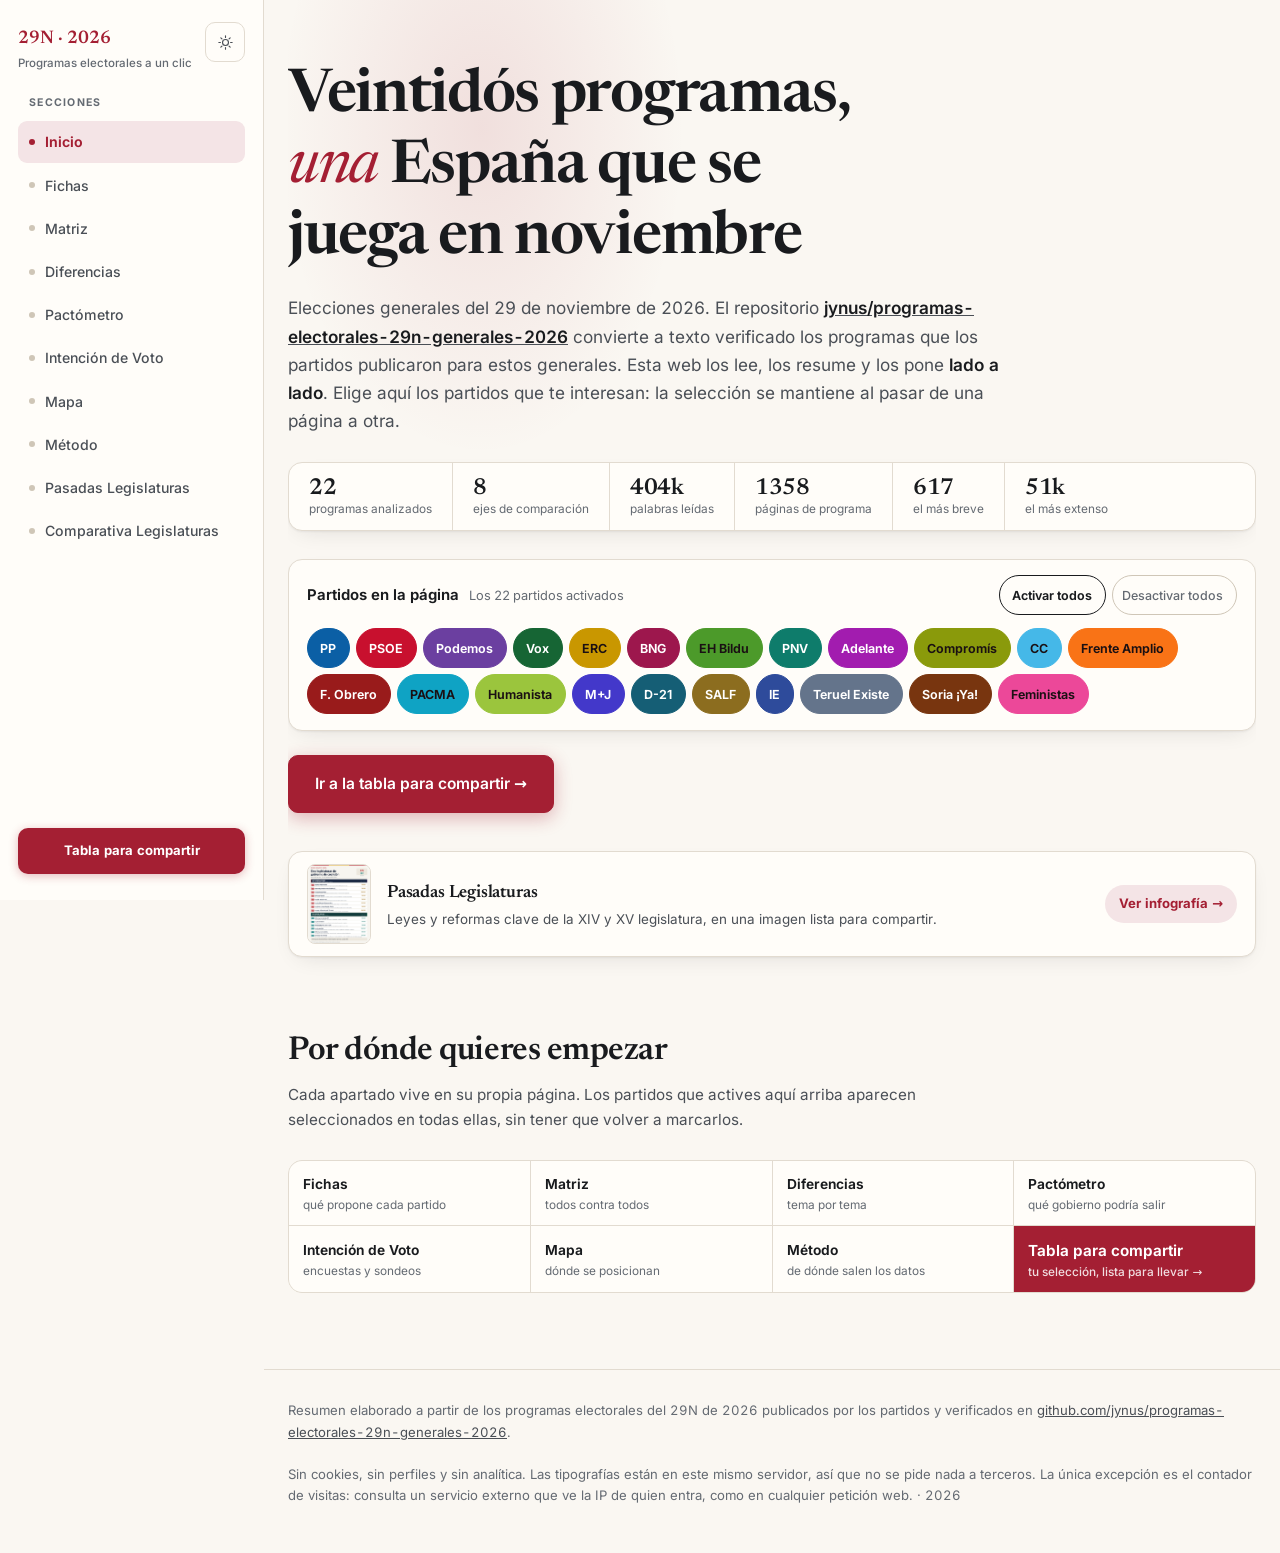
<file: index.html>
<!DOCTYPE html>
<html lang="es" data-theme="light">
<head>
<meta charset="utf-8">
<meta name="viewport" content="width=device-width, initial-scale=1">
<title>Programas electorales 29N 2026 — los partidos, punto por punto</title>
<meta name="description" content="Comparativa de los 22 programas electorales de las elecciones generales del 29 de noviembre de 2026: principales puntos de cada partido y diferencias entre ellos, a partir del repositorio de programas en .rst.">
<meta name="theme-color" content="#faf7f2">
<!-- Politica de seguridad de contenido: solo se ejecuta el JavaScript que
     esta en este repositorio, y solo se habla con el propio origen y con el
     servicio del contador de visitas. Asi, aunque un dato de un tercero
     llegara roto al DOM, no podria ejecutar nada. -->
<meta http-equiv="Content-Security-Policy" content="default-src 'self'; base-uri 'self'; object-src 'none'; form-action 'none'; script-src 'self'; style-src 'self' 'unsafe-inline'; img-src 'self' data:; font-src 'self'; connect-src 'self' https://countapi.mileshilliard.com">
<meta property="og:type" content="website">
<meta property="og:title" content="Programas electorales 29N 2026 — los partidos, punto por punto">
<meta property="og:description" content="Veintidós programas del 29N de 2026 leídos, resumidos y puestos lado a lado: ocho ejes de comparación, fichas por partido y matriz comparativa.">
<meta property="og:locale" content="es_ES">
<link rel="stylesheet" href="assets/css/fonts.css?v=40">
<link rel="stylesheet" href="assets/css/style.css?v=40">
<link rel="stylesheet" href="assets/css/sidebar.css?v=40">
<link rel="stylesheet" href="assets/css/legislaturas.css?v=40">
<link rel="icon" href="data:image/svg+xml,<svg xmlns='http://www.w3.org/2000/svg' viewBox='0 0 100 100'><rect width='100' height='100' rx='18' fill='%23a41f33'/><path d='M28 40h44M28 52h44M28 64h28' stroke='white' stroke-width='7' stroke-linecap='round'/></svg>">
</head>
<body>
<a class="skip" href="#contenido">Saltar al contenido</a>

<header class="topbar">
  <div class="wrap topbar-in">
    <button class="menu-toggle" id="menuToggle" type="button" aria-label="Abrir menú" aria-expanded="false" aria-controls="menuNav"><span></span><span></span><span></span></button>
    <a class="brand" href="index.html"><b>29N · 2026</b><span>Programas electorales a un clic</span></a>
    <nav class="nav" id="menuNav" aria-label="Secciones">
      <span class="nav-label" aria-hidden="true">Secciones</span>
      <a href="index.html" aria-current="page">Inicio</a>
      <a href="fichas.html">Fichas</a>
      <a href="matriz.html">Matriz</a>
      <a href="temas.html">Diferencias</a>
      <a href="pacto.html">Pactómetro</a>
      <a href="voto.html">Intención de Voto</a>
      <a href="mapa.html">Mapa</a>
      <a href="metodo.html">Método</a>
      <a href="pasadas-legislaturas.html">Pasadas Legislaturas</a>
      <a href="comparativa-legislaturas.html">Comparativa Legislaturas</a>
    </nav>
    <a class="topbar-cta" href="comparador.html">Tabla para compartir</a>
    <span class="visits" id="visits" hidden title="Visitas a esta página">
      <svg width="13" height="13" viewBox="0 0 24 24" fill="none" stroke="currentColor" stroke-width="2" stroke-linecap="round" stroke-linejoin="round" aria-hidden="true"><path d="M2 12s3.6-7 10-7 10 7 10 7-3.6 7-10 7-10-7-10-7Z"/><circle cx="12" cy="12" r="3"/></svg>
      <b id="visitsN">—</b> <span id="visitsWord">visitas</span>
    </span>
    <button class="icon-btn" id="themeBtn" type="button" aria-label="Cambiar a tema oscuro" aria-pressed="false">
      <svg width="17" height="17" viewBox="0 0 24 24" fill="none" stroke="currentColor" stroke-width="1.6" stroke-linecap="round" stroke-linejoin="round" aria-hidden="true"><circle cx="12" cy="12" r="4.2"/><path d="M12 2.6v2.2M12 19.2v2.2M21.4 12h-2.2M4.8 12H2.6M18.6 5.4l-1.6 1.6M7 17l-1.6 1.6M18.6 18.6 17 17M7 7 5.4 5.4"/></svg>
    </button>
  </div>
</header>

<main id="contenido">

  <!-- ------------------------------------------------------------- HERO -->
  <div class="wrap">
    <section class="hero" id="top">
      <h1>Veintidós programas, <em>una</em> España que se juega en noviembre</h1>
      <p class="lead">
        Elecciones generales del 29 de noviembre de 2026. El repositorio
        <a href="https://github.com/jynus/programas-electorales-29n-generales-2026" target="_blank" rel="noopener"><strong>jynus/programas-electorales-29n-generales-2026</strong></a>
        convierte a texto verificado los programas que los partidos publicaron para estos generales. Esta web los lee,
        los resume y los pone <strong>lado a lado</strong>. Elige aquí los partidos que te interesan: la selección se
        mantiene al pasar de una página a otra.
      </p>
      <div class="stats" id="stats" aria-label="Cifras del corpus analizado"></div>

      <div class="sel-partidos">
        <div class="sel-cabecera">
          <div class="sel-titulo">
            <b>Partidos en la página</b>
            <span id="filtro-cuenta">Los 22 partidos activados</span>
          </div>
          <div class="sel-acciones" role="group" aria-label="Activar o desactivar todos los partidos">
            <button class="chip" id="selTodos" type="button" aria-pressed="true">Activar todos</button>
            <button class="chip" id="selNinguno" type="button" aria-pressed="false">Desactivar todos</button>
          </div>
        </div>
        <div class="chips" id="selectChips" role="group" aria-label="Partidos que aparecen en la página"></div>
      </div>

      <div class="btn-row">
        <a class="btn primary btn-cta" href="comparador.html">Ir a la tabla para compartir →</a>
      </div>
    </section>
  </div>

  <!-- --------------------------------------------------- BANNER LEGISLATURAS -->
  <div class="wrap">
    <a class="banner-legis" href="pasadas-legislaturas.html">
      <img src="assets/resumen-legislativo-coalicion.png?v=40" alt="Infografía con las leyes y reformas clave de la XIV y XV legislatura" width="64" height="80">
      <span class="banner-legis-copy">
        <b>Pasadas Legislaturas</b>
        <span>Leyes y reformas clave de la XIV y XV legislatura, en una imagen lista para compartir.</span>
      </span>
      <span class="banner-legis-cta">Ver infografía →</span>
    </a>
  </div>

  <!-- ---------------------------------------------------------- SECCIONES -->
  <div class="wrap">
    <section id="secciones">
      <div class="sec-head">
        <h2>Por dónde quieres empezar</h2>
        <p>
          Cada apartado vive en su propia página. Los partidos que actives aquí arriba
          aparecen seleccionados en todas ellas, sin tener que volver a marcarlos.
        </p>
      </div>

      <nav class="guia" aria-label="Secciones de la comparativa">
        <a href="fichas.html"><b>Fichas</b><span>qué propone cada partido</span></a>
        <a href="matriz.html"><b>Matriz</b><span>todos contra todos</span></a>
        <a href="temas.html"><b>Diferencias</b><span>tema por tema</span></a>
        <a href="pacto.html"><b>Pactómetro</b><span>qué gobierno podría salir</span></a>
        <a href="voto.html"><b>Intención de Voto</b><span>encuestas y sondeos</span></a>
        <a href="mapa.html"><b>Mapa</b><span>dónde se posicionan</span></a>
        <a href="metodo.html"><b>Método</b><span>de dónde salen los datos</span></a>
        <a class="guia-destaque" href="comparador.html"><b>Tabla para compartir</b><span>tu selección, lista para llevar →</span></a>
      </nav>
    </section>
  </div>

  <!-- Contenedores que usa app.js para pintar el resto de secciones. -->
  <div hidden aria-hidden="true">
    <div id="spectrum"></div>
    <div id="parties"></div>
    <div class="chips" id="blocChips"></div>
    <div id="emptyState"></div>
    <div id="live"></div>
    <table id="matrix"></table>
    <div id="matrixHead"></div>
    <div id="matrixBody"></div>
    <div id="matrixCount"></div>
    <div id="matrixShare"></div>
    <button id="copyLinkBtn" type="button"></button>
    <button id="copyTableBtn" type="button"></button>
    <div id="themeIndex"></div>
    <div id="themeBlocks"></div>
    <input type="search" id="search">
    <button id="resetBtn" type="button"></button>
  </div>

</main>

<footer>
  <div class="wrap fcols">
    <div>
      Resumen elaborado a partir de los programas electorales del 29N de 2026 publicados por los partidos y verificados en
      <a href="https://github.com/jynus/programas-electorales-29n-generales-2026" target="_blank" rel="noopener">github.com/jynus/programas-electorales-29n-generales-2026</a>.
    </div>
    <div>Sin cookies, sin perfiles y sin analítica. Las tipografías están en este mismo servidor, así que no se pide nada a terceros. La única excepción es el contador de visitas: consulta un servicio externo que ve la IP de quien entra, como en cualquier petición web. · <span id="year"></span></div>
  </div>
</footer>

<script src="assets/js/elecciones.js?v=40"></script>
<script src="assets/js/data.js?v=40"></script>
<script src="assets/js/app.js?v=40"></script>
<script src="assets/js/sidebar.js?v=40"></script>
</body>
</html>
</file>
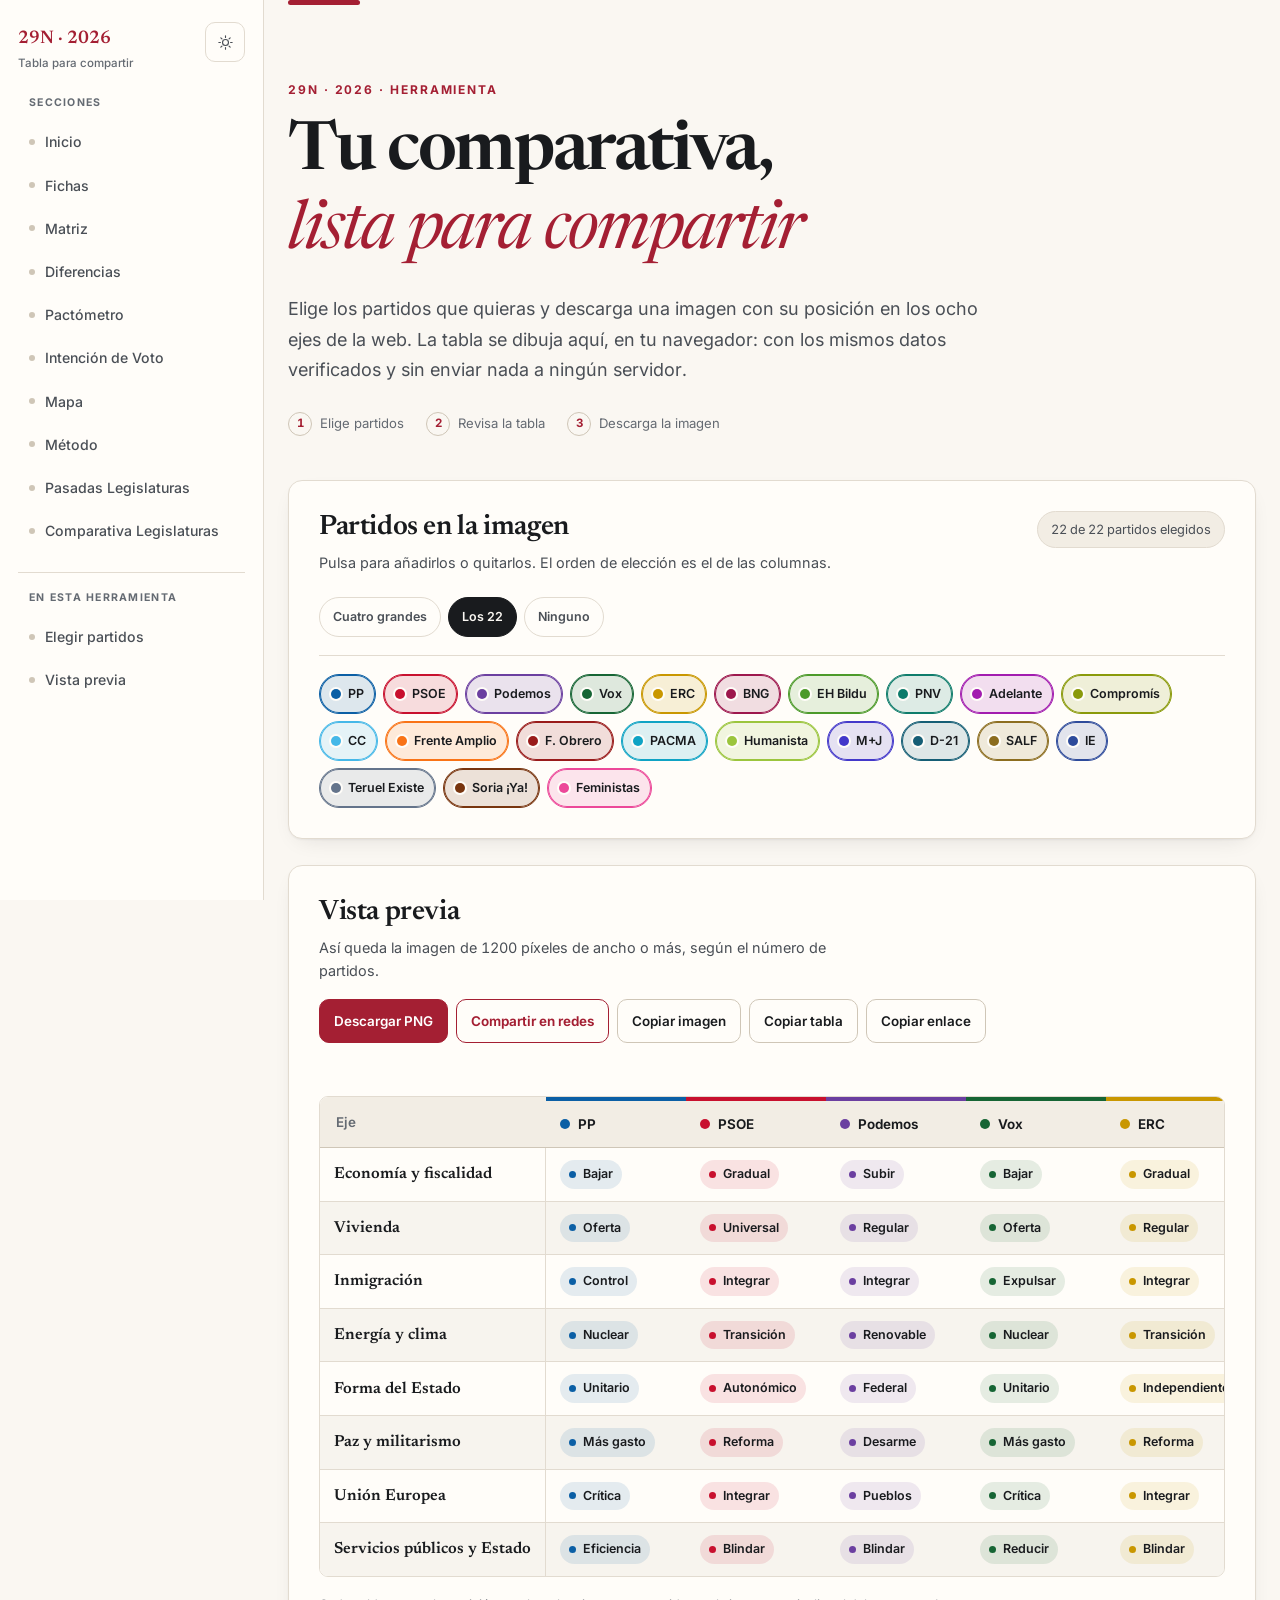
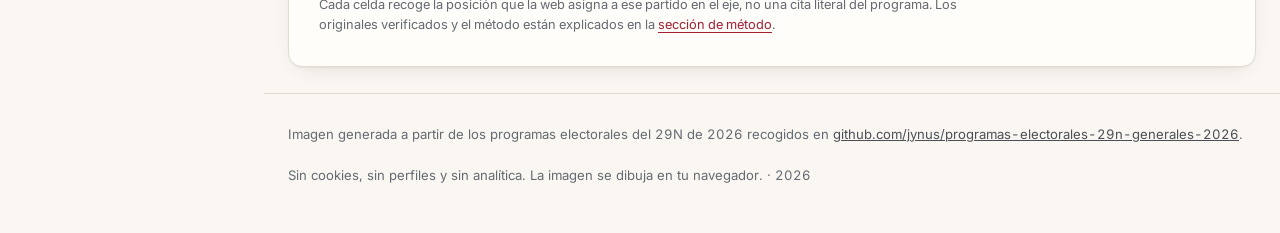
<file: comparador.html>
<!DOCTYPE html>
<html lang="es" data-theme="light">
<head>
<meta charset="utf-8">
<meta name="viewport" content="width=device-width, initial-scale=1">
<title>Tabla para compartir — Programas electorales 29N 2026</title>
<meta name="description" content="Elige los partidos que quieras comparar y descarga una imagen con los ocho ejes de los programas electorales del 29N de 2026.">
<meta name="theme-color" content="#faf7f2">
<!-- Misma politica de seguridad que la pagina principal: solo codigo y
     tipografias de este repositorio, sin peticiones a terceros. -->
<meta http-equiv="Content-Security-Policy" content="default-src 'self'; base-uri 'self'; object-src 'none'; form-action 'none'; script-src 'self'; style-src 'self' 'unsafe-inline'; img-src 'self' data: blob:; font-src 'self'; connect-src 'self'">
<meta property="og:type" content="website">
<meta property="og:title" content="Tabla para compartir — Programas electorales 29N 2026">
<meta property="og:description" content="Compara los programas electorales del 29N en ocho ejes y descarga la tabla como imagen.">
<meta property="og:locale" content="es_ES">
<link rel="stylesheet" href="assets/css/fonts.css?v=40">
<link rel="stylesheet" href="assets/css/style.css?v=40">
<link rel="stylesheet" href="assets/css/sidebar.css?v=40">
<link rel="stylesheet" href="assets/css/comparador.css?v=40">
<link rel="icon" href="data:image/svg+xml,<svg xmlns='http://www.w3.org/2000/svg' viewBox='0 0 100 100'><rect width='100' height='100' rx='18' fill='%23a41f33'/><path d='M28 40h44M28 52h44M28 64h28' stroke='white' stroke-width='7' stroke-linecap='round'/></svg>">
</head>
<body>
<a class="skip" href="#principal">Saltar al contenido</a>

<header class="topbar">
  <div class="wrap topbar-in">
    <button class="menu-toggle" id="menuToggle" type="button" aria-label="Abrir menú" aria-expanded="false" aria-controls="menuNav"><span></span><span></span><span></span></button>
    <a class="brand" href="index.html"><b>29N · 2026</b><span>Tabla para compartir</span></a>
    <nav class="nav" id="menuNav" aria-label="Secciones">
      <span class="nav-label" aria-hidden="true">Secciones</span>
      <a href="index.html">Inicio</a>
      <a href="fichas.html">Fichas</a>
      <a href="matriz.html">Matriz</a>
      <a href="temas.html">Diferencias</a>
      <a href="pacto.html">Pactómetro</a>
      <a href="voto.html">Intención de Voto</a>
      <a href="mapa.html">Mapa</a>
      <a href="metodo.html">Método</a>
      <a href="pasadas-legislaturas.html">Pasadas Legislaturas</a>
      <a href="comparativa-legislaturas.html">Comparativa Legislaturas</a>
      <span class="nav-local">
        <span class="nav-label" aria-hidden="true">En esta herramienta</span>
        <a href="#elegir">Elegir partidos</a>
        <a href="#tabla">Vista previa</a>
      </span>
    </nav>
    <button class="icon-btn" id="temaBtn" type="button" aria-label="Cambiar a tema oscuro" aria-pressed="false">
      <svg width="17" height="17" viewBox="0 0 24 24" fill="none" stroke="currentColor" stroke-width="1.6" stroke-linecap="round" stroke-linejoin="round" aria-hidden="true"><circle cx="12" cy="12" r="4.2"/><path d="M12 2.6v2.2M12 19.2v2.2M21.4 12h-2.2M4.8 12H2.6M18.6 5.4l-1.6 1.6M7 17l-1.6 1.6M18.6 18.6 17 17M7 7 5.4 5.4"/></svg>
    </button>
  </div>
</header>

<main id="principal">
  <div class="wrap">

    <section class="cmp-hero" aria-labelledby="cmp-titulo">
      <p class="cmp-kicker">29N · 2026 · Herramienta</p>
      <h1 id="cmp-titulo">Tu comparativa, <em>lista para compartir</em></h1>
      <p class="cmp-lead">
        Elige los partidos que quieras y descarga una imagen con su posición en los ocho ejes de la web.
        La tabla se dibuja aquí, en tu navegador: con los mismos datos verificados y sin enviar nada a ningún servidor.
      </p>
      <div class="cmp-pasos" aria-label="Cómo funciona">
        <span><b>1</b> Elige partidos</span>
        <span><b>2</b> Revisa la tabla</span>
        <span><b>3</b> Descarga la imagen</span>
      </div>
    </section>

    <section class="cmp-panel cmp-elegir" id="elegir" aria-labelledby="elegir-titulo">
      <div class="cmp-panel-head">
        <div>
          <h2 id="elegir-titulo">Partidos en la imagen</h2>
          <p>Pulsa para añadirlos o quitarlos. El orden de elección es el de las columnas.</p>
        </div>
        <p class="cmp-cuenta" id="cmpCuenta" aria-live="polite"></p>
      </div>
      <div class="cmp-presets" role="group" aria-label="Selecciones rápidas">
        <button class="chip" id="cmpCuatro" type="button">Cuatro grandes</button>
        <button class="chip" id="cmpTodos" type="button">Los 22</button>
        <button class="chip" id="cmpNinguno" type="button">Ninguno</button>
      </div>
      <div class="chips cmp-chips" id="cmpChips" role="group" aria-label="Partidos que aparecen en la tabla"></div>
    </section>

    <section class="cmp-panel cmp-tabla-panel" id="tabla" aria-labelledby="tabla-titulo">
      <div class="cmp-panel-head cmp-panel-acciones">
        <div>
          <h2 id="tabla-titulo">Vista previa</h2>
          <p>Así queda la imagen de 1200 píxeles de ancho o más, según el número de partidos.</p>
        </div>
        <div class="btn-row cmp-botones">
          <button class="btn primary" id="cmpDescargar" type="button">Descargar PNG</button>
          <button class="btn cmp-compartir" id="cmpCompartir" type="button" aria-expanded="false" aria-controls="cmpMenuCompartir">Compartir en redes</button>
          <button class="btn" id="cmpCopiarImagen" type="button">Copiar imagen</button>
          <button class="btn" id="cmpCopiarTabla" type="button">Copiar tabla</button>
          <button class="btn" id="cmpCopiarEnlace" type="button">Copiar enlace</button>
        </div>
      </div>
      <div class="cmp-menu-compartir" id="cmpMenuCompartir" hidden>
        <p class="cmp-menu-titulo">Compartir en…</p>
        <div class="cmp-menu-opciones" id="cmpMenuOpciones"></div>
        <p class="cmp-menu-nota">Instagram no admite publicar desde un enlace: su opción descarga el PNG y lo subes desde la app.</p>
      </div>
      <p class="cmp-estado" id="cmpEstado" role="status" aria-live="polite"></p>
      <div class="cmp-tabla-wrap" tabindex="0" role="region" aria-label="Tabla de ocho ejes y partidos elegidos, desplazable en horizontal">
        <table class="cmp-tabla" id="cmpTabla">
          <caption class="sr-only">Posición de cada partido elegido en los ocho ejes de comparación</caption>
          <thead><tr id="cmpHead"></tr></thead>
          <tbody id="cmpBody"></tbody>
        </table>
      </div>
      <div class="cmp-vacio hidden" id="cmpVacio">
        <p>No hay partidos elegidos. Selecciona al menos uno arriba para ver la tabla.</p>
      </div>
      <p class="cmp-nota">
        Cada celda recoge la posición que la web asigna a ese partido en el eje, no una cita literal del programa.
        Los originales verificados y el método están explicados en la <a href="index.html#metodo">sección de método</a>.
      </p>
    </section>

  </div>
</main>

<footer>
  <div class="wrap fcols">
    <div>
      Imagen generada a partir de los programas electorales del 29N de 2026 recogidos en
      <a href="https://github.com/jynus/programas-electorales-29n-generales-2026" target="_blank" rel="noopener">github.com/jynus/programas-electorales-29n-generales-2026</a>.
    </div>
    <div>Sin cookies, sin perfiles y sin analítica. La imagen se dibuja en tu navegador. · <span id="cmpYear"></span></div>
  </div>
</footer>

<script src="assets/js/data.js?v=40"></script>
<script src="assets/js/comparador.js?v=40"></script>
<script src="assets/js/sidebar.js?v=40"></script>
</body>
</html>
</file>
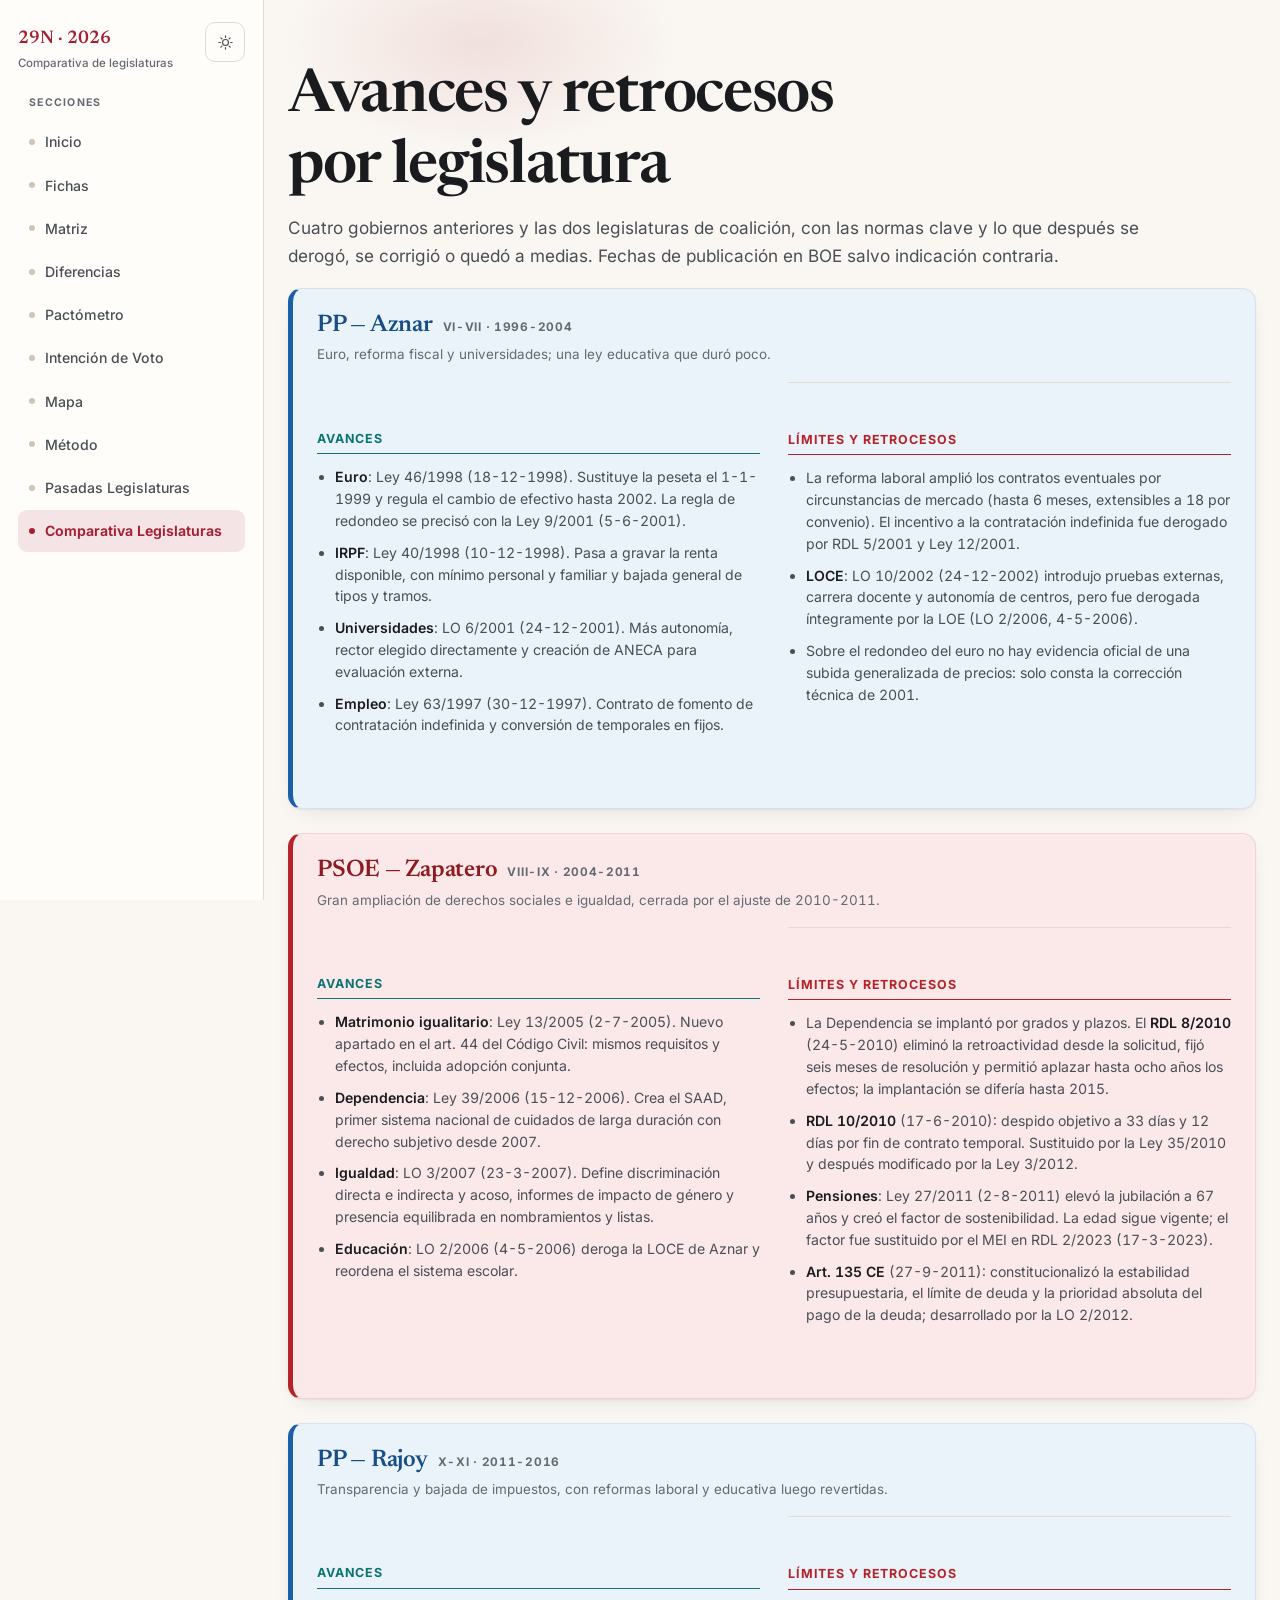
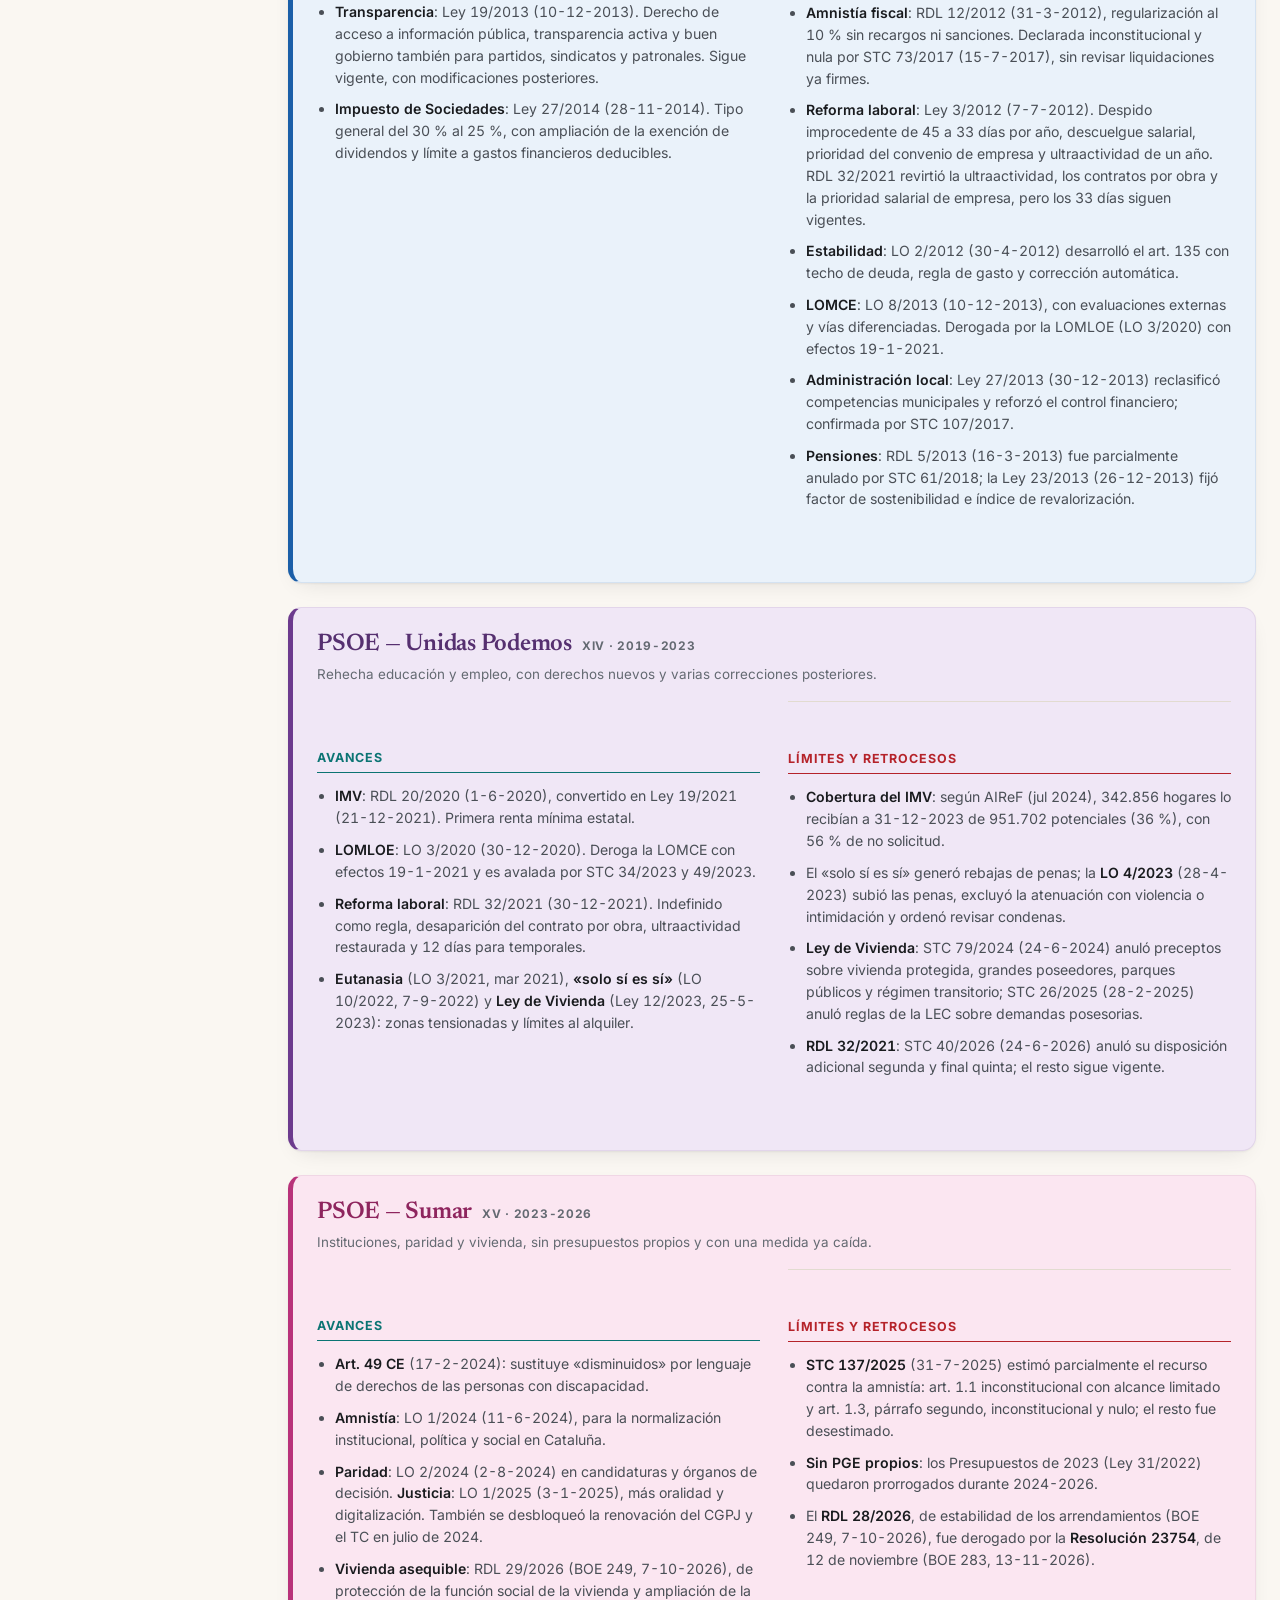
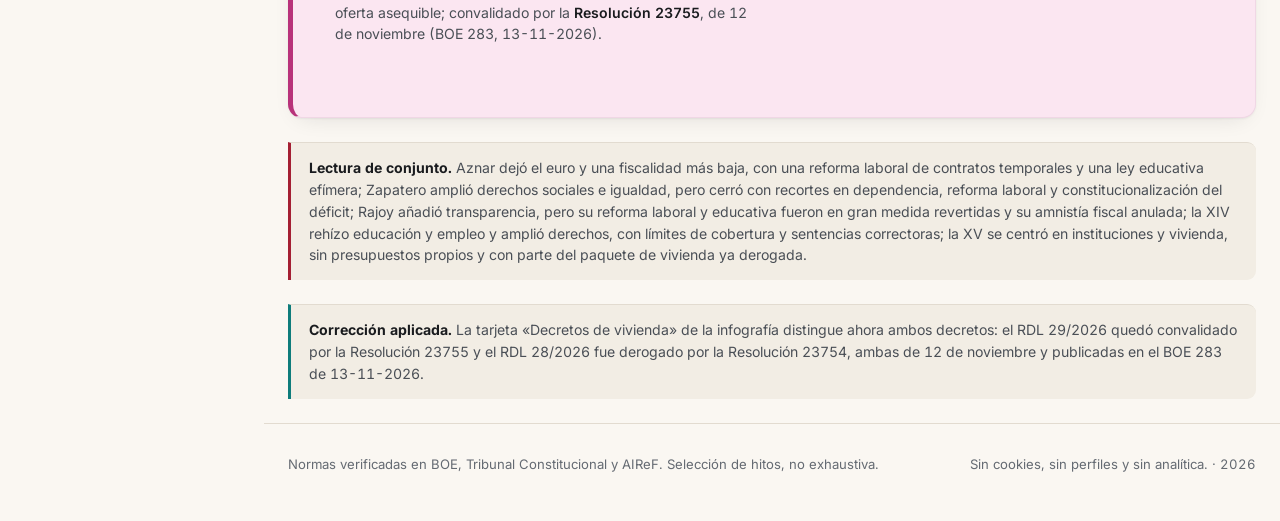
<file: comparativa-legislaturas.html>
<!DOCTYPE html>
<html lang="es" data-theme="light">
<head>
<meta charset="utf-8">
<meta name="viewport" content="width=device-width, initial-scale=1">
<title>Comparativa de legislaturas — Programas electorales 29N 2026</title>
<meta name="description" content="Avances y retrocesos de los gobiernos de Aznar, Zapatero, Rajoy y las dos legislaturas de coalición, con normas y fechas verificadas.">
<meta name="theme-color" content="#faf7f2">
<meta http-equiv="Content-Security-Policy" content="default-src 'self'; base-uri 'self'; object-src 'none'; form-action 'none'; script-src 'self'; style-src 'self' 'unsafe-inline'; img-src 'self' data:; font-src 'self'; connect-src 'self'">
<link rel="stylesheet" href="assets/css/fonts.css?v=40">
<link rel="stylesheet" href="assets/css/style.css?v=40">
<link rel="stylesheet" href="assets/css/sidebar.css?v=40">
<link rel="stylesheet" href="assets/css/comparativa.css?v=40">
<link rel="icon" href="data:image/svg+xml,<svg xmlns='http://www.w3.org/2000/svg' viewBox='0 0 100 100'><rect width='100' height='100' rx='18' fill='%23a41f33'/><path d='M28 38h44M28 52h44M28 66h28' stroke='white' stroke-width='7' stroke-linecap='round'/></svg>">
</head>
<body>
<a class="skip" href="#contenido">Saltar al contenido</a>

<header class="topbar">
  <div class="wrap topbar-in">
    <button class="menu-toggle" id="menuToggle" type="button" aria-label="Abrir menú" aria-expanded="false" aria-controls="menuNav"><span></span><span></span><span></span></button>
    <a class="brand" href="index.html"><b>29N · 2026</b><span>Comparativa de legislaturas</span></a>
    <nav class="nav" id="menuNav" aria-label="Secciones">
      <span class="nav-label" aria-hidden="true">Secciones</span>
      <a href="index.html">Inicio</a>
      <a href="fichas.html">Fichas</a>
      <a href="matriz.html">Matriz</a>
      <a href="temas.html">Diferencias</a>
      <a href="pacto.html">Pactómetro</a>
      <a href="voto.html">Intención de Voto</a>
      <a href="mapa.html">Mapa</a>
      <a href="metodo.html">Método</a>
      <a href="pasadas-legislaturas.html">Pasadas Legislaturas</a>
      <a href="comparativa-legislaturas.html" aria-current="page">Comparativa Legislaturas</a>
    </nav>
    <button class="icon-btn" id="themeBtn" type="button" aria-label="Cambiar a tema oscuro" aria-pressed="false">
      <svg width="17" height="17" viewBox="0 0 24 24" fill="none" stroke="currentColor" stroke-width="1.6" stroke-linecap="round" stroke-linejoin="round" aria-hidden="true"><circle cx="12" cy="12" r="4.2"/><path d="M12 2.6v2.2M12 19.2v2.2M21.4 12h-2.2M4.8 12H2.6M18.6 5.4l-1.6 1.6M7 17l-1.6 1.6M18.6 18.6 17 17M7 7 5.4 5.4"/></svg>
    </button>
  </div>
</header>

<main id="contenido">
  <div class="wrap">
    <section class="hero comparativa-hero">
      <h1>Avances y retrocesos por legislatura</h1>
      <p class="lead">
        Cuatro gobiernos anteriores y las dos legislaturas de coalición, con las normas clave y lo que después
        se derogó, se corrigió o quedó a medias. Fechas de publicación en BOE salvo indicación contraria.
      </p>
    </section>

    <article class="comp-bloque pp">
      <h2>PP — Aznar <span>VI-VII · 1996-2004</span></h2>
      <p class="comp-periodo">Euro, reforma fiscal y universidades; una ley educativa que duró poco.</p>
      <div class="comp-cols">
        <section class="comp-col avances">
          <h3>Avances</h3>
          <ul>
            <li><b>Euro</b>: Ley 46/1998 (18-12-1998). Sustituye la peseta el 1-1-1999 y regula el cambio de efectivo hasta 2002. La regla de redondeo se precisó con la Ley 9/2001 (5-6-2001).</li>
            <li><b>IRPF</b>: Ley 40/1998 (10-12-1998). Pasa a gravar la renta disponible, con mínimo personal y familiar y bajada general de tipos y tramos.</li>
            <li><b>Universidades</b>: LO 6/2001 (24-12-2001). Más autonomía, rector elegido directamente y creación de ANECA para evaluación externa.</li>
            <li><b>Empleo</b>: Ley 63/1997 (30-12-1997). Contrato de fomento de contratación indefinida y conversión de temporales en fijos.</li>
          </ul>
        </section>
        <section class="comp-col limites">
          <h3>Límites y retrocesos</h3>
          <ul>
            <li>La reforma laboral amplió los contratos eventuales por circunstancias de mercado (hasta 6 meses, extensibles a 18 por convenio). El incentivo a la contratación indefinida fue derogado por RDL 5/2001 y Ley 12/2001.</li>
            <li><b>LOCE</b>: LO 10/2002 (24-12-2002) introdujo pruebas externas, carrera docente y autonomía de centros, pero fue derogada íntegramente por la LOE (LO 2/2006, 4-5-2006).</li>
            <li>Sobre el redondeo del euro no hay evidencia oficial de una subida generalizada de precios: solo consta la corrección técnica de 2001.</li>
          </ul>
        </section>
      </div>
    </article>

    <article class="comp-bloque ps">
      <h2>PSOE — Zapatero <span>VIII-IX · 2004-2011</span></h2>
      <p class="comp-periodo">Gran ampliación de derechos sociales e igualdad, cerrada por el ajuste de 2010-2011.</p>
      <div class="comp-cols">
        <section class="comp-col avances">
          <h3>Avances</h3>
          <ul>
            <li><b>Matrimonio igualitario</b>: Ley 13/2005 (2-7-2005). Nuevo apartado en el art. 44 del Código Civil: mismos requisitos y efectos, incluida adopción conjunta.</li>
            <li><b>Dependencia</b>: Ley 39/2006 (15-12-2006). Crea el SAAD, primer sistema nacional de cuidados de larga duración con derecho subjetivo desde 2007.</li>
            <li><b>Igualdad</b>: LO 3/2007 (23-3-2007). Define discriminación directa e indirecta y acoso, informes de impacto de género y presencia equilibrada en nombramientos y listas.</li>
            <li><b>Educación</b>: LO 2/2006 (4-5-2006) deroga la LOCE de Aznar y reordena el sistema escolar.</li>
          </ul>
        </section>
        <section class="comp-col limites">
          <h3>Límites y retrocesos</h3>
          <ul>
            <li>La Dependencia se implantó por grados y plazos. El <b>RDL 8/2010</b> (24-5-2010) eliminó la retroactividad desde la solicitud, fijó seis meses de resolución y permitió aplazar hasta ocho años los efectos; la implantación se difería hasta 2015.</li>
            <li><b>RDL 10/2010</b> (17-6-2010): despido objetivo a 33 días y 12 días por fin de contrato temporal. Sustituido por la Ley 35/2010 y después modificado por la Ley 3/2012.</li>
            <li><b>Pensiones</b>: Ley 27/2011 (2-8-2011) elevó la jubilación a 67 años y creó el factor de sostenibilidad. La edad sigue vigente; el factor fue sustituido por el MEI en RDL 2/2023 (17-3-2023).</li>
            <li><b>Art. 135 CE</b> (27-9-2011): constitucionalizó la estabilidad presupuestaria, el límite de deuda y la prioridad absoluta del pago de la deuda; desarrollado por la LO 2/2012.</li>
          </ul>
        </section>
      </div>
    </article>

    <article class="comp-bloque pp">
      <h2>PP — Rajoy <span>X-XI · 2011-2016</span></h2>
      <p class="comp-periodo">Transparencia y bajada de impuestos, con reformas laboral y educativa luego revertidas.</p>
      <div class="comp-cols">
        <section class="comp-col avances">
          <h3>Avances</h3>
          <ul>
            <li><b>Transparencia</b>: Ley 19/2013 (10-12-2013). Derecho de acceso a información pública, transparencia activa y buen gobierno también para partidos, sindicatos y patronales. Sigue vigente, con modificaciones posteriores.</li>
            <li><b>Impuesto de Sociedades</b>: Ley 27/2014 (28-11-2014). Tipo general del 30 % al 25 %, con ampliación de la exención de dividendos y límite a gastos financieros deducibles.</li>
          </ul>
        </section>
        <section class="comp-col limites">
          <h3>Límites y retrocesos</h3>
          <ul>
            <li><b>Amnistía fiscal</b>: RDL 12/2012 (31-3-2012), regularización al 10 % sin recargos ni sanciones. Declarada inconstitucional y nula por STC 73/2017 (15-7-2017), sin revisar liquidaciones ya firmes.</li>
            <li><b>Reforma laboral</b>: Ley 3/2012 (7-7-2012). Despido improcedente de 45 a 33 días por año, descuelgue salarial, prioridad del convenio de empresa y ultraactividad de un año. RDL 32/2021 revirtió la ultraactividad, los contratos por obra y la prioridad salarial de empresa, pero los 33 días siguen vigentes.</li>
            <li><b>Estabilidad</b>: LO 2/2012 (30-4-2012) desarrolló el art. 135 con techo de deuda, regla de gasto y corrección automática.</li>
            <li><b>LOMCE</b>: LO 8/2013 (10-12-2013), con evaluaciones externas y vías diferenciadas. Derogada por la LOMLOE (LO 3/2020) con efectos 19-1-2021.</li>
            <li><b>Administración local</b>: Ley 27/2013 (30-12-2013) reclasificó competencias municipales y reforzó el control financiero; confirmada por STC 107/2017.</li>
            <li><b>Pensiones</b>: RDL 5/2013 (16-3-2013) fue parcialmente anulado por STC 61/2018; la Ley 23/2013 (26-12-2013) fijó factor de sostenibilidad e índice de revalorización.</li>
          </ul>
        </section>
      </div>
    </article>

    <article class="comp-bloque podemos">
      <h2>PSOE — Unidas Podemos <span>XIV · 2019-2023</span></h2>
      <p class="comp-periodo">Rehecha educación y empleo, con derechos nuevos y varias correcciones posteriores.</p>
      <div class="comp-cols">
        <section class="comp-col avances">
          <h3>Avances</h3>
          <ul>
            <li><b>IMV</b>: RDL 20/2020 (1-6-2020), convertido en Ley 19/2021 (21-12-2021). Primera renta mínima estatal.</li>
            <li><b>LOMLOE</b>: LO 3/2020 (30-12-2020). Deroga la LOMCE con efectos 19-1-2021 y es avalada por STC 34/2023 y 49/2023.</li>
            <li><b>Reforma laboral</b>: RDL 32/2021 (30-12-2021). Indefinido como regla, desaparición del contrato por obra, ultraactividad restaurada y 12 días para temporales.</li>
            <li><b>Eutanasia</b> (LO 3/2021, mar 2021), <b>«solo sí es sí»</b> (LO 10/2022, 7-9-2022) y <b>Ley de Vivienda</b> (Ley 12/2023, 25-5-2023): zonas tensionadas y límites al alquiler.</li>
          </ul>
        </section>
        <section class="comp-col limites">
          <h3>Límites y retrocesos</h3>
          <ul>
            <li><b>Cobertura del IMV</b>: según AIReF (jul 2024), 342.856 hogares lo recibían a 31-12-2023 de 951.702 potenciales (36 %), con 56 % de no solicitud.</li>
            <li>El «solo sí es sí» generó rebajas de penas; la <b>LO 4/2023</b> (28-4-2023) subió las penas, excluyó la atenuación con violencia o intimidación y ordenó revisar condenas.</li>
            <li><b>Ley de Vivienda</b>: STC 79/2024 (24-6-2024) anuló preceptos sobre vivienda protegida, grandes poseedores, parques públicos y régimen transitorio; STC 26/2025 (28-2-2025) anuló reglas de la LEC sobre demandas posesorias.</li>
            <li><b>RDL 32/2021</b>: STC 40/2026 (24-6-2026) anuló su disposición adicional segunda y final quinta; el resto sigue vigente.</li>
          </ul>
        </section>
      </div>
    </article>

    <article class="comp-bloque sumar">
      <h2>PSOE — Sumar <span>XV · 2023-2026</span></h2>
      <p class="comp-periodo">Instituciones, paridad y vivienda, sin presupuestos propios y con una medida ya caída.</p>
      <div class="comp-cols">
        <section class="comp-col avances">
          <h3>Avances</h3>
          <ul>
            <li><b>Art. 49 CE</b> (17-2-2024): sustituye «disminuidos» por lenguaje de derechos de las personas con discapacidad.</li>
            <li><b>Amnistía</b>: LO 1/2024 (11-6-2024), para la normalización institucional, política y social en Cataluña.</li>
            <li><b>Paridad</b>: LO 2/2024 (2-8-2024) en candidaturas y órganos de decisión. <b>Justicia</b>: LO 1/2025 (3-1-2025), más oralidad y digitalización. También se desbloqueó la renovación del CGPJ y el TC en julio de 2024.</li>
            <li><b>Vivienda asequible</b>: RDL 29/2026 (BOE 249, 7-10-2026), de protección de la función social de la vivienda y ampliación de la oferta asequible; convalidado por la <b>Resolución 23755</b>, de 12 de noviembre (BOE 283, 13-11-2026).</li>
          </ul>
        </section>
        <section class="comp-col limites">
          <h3>Límites y retrocesos</h3>
          <ul>
            <li><b>STC 137/2025</b> (31-7-2025) estimó parcialmente el recurso contra la amnistía: art. 1.1 inconstitucional con alcance limitado y art. 1.3, párrafo segundo, inconstitucional y nulo; el resto fue desestimado.</li>
            <li><b>Sin PGE propios</b>: los Presupuestos de 2023 (Ley 31/2022) quedaron prorrogados durante 2024-2026.</li>
            <li>El <b>RDL 28/2026</b>, de estabilidad de los arrendamientos (BOE 249, 7-10-2026), fue derogado por la <b>Resolución 23754</b>, de 12 de noviembre (BOE 283, 13-11-2026).</li>
          </ul>
        </section>
      </div>
    </article>

    <section class="comp-nota">
      <b>Lectura de conjunto.</b> Aznar dejó el euro y una fiscalidad más baja, con una reforma laboral de contratos temporales y una ley educativa efímera; Zapatero amplió derechos sociales e igualdad, pero cerró con recortes en dependencia, reforma laboral y constitucionalización del déficit; Rajoy añadió transparencia, pero su reforma laboral y educativa fueron en gran medida revertidas y su amnistía fiscal anulada; la XIV rehízo educación y empleo y amplió derechos, con límites de cobertura y sentencias correctoras; la XV se centró en instituciones y vivienda, sin presupuestos propios y con parte del paquete de vivienda ya derogada.
    </section>

    <section class="comp-nota corregida">
      <b>Corrección aplicada.</b> La tarjeta «Decretos de vivienda» de la infografía distingue ahora ambos decretos: el RDL 29/2026 quedó convalidado por la Resolución 23755 y el RDL 28/2026 fue derogado por la Resolución 23754, ambas de 12 de noviembre y publicadas en el BOE 283 de 13-11-2026.
    </section>
  </div>
</main>

<footer>
  <div class="wrap fcols">
    <div>Normas verificadas en BOE, Tribunal Constitucional y AIReF. Selección de hitos, no exhaustiva.</div>
    <div>Sin cookies, sin perfiles y sin analítica. · <span id="year"></span></div>
  </div>
</footer>

<script src="assets/js/comparativa.js?v=40"></script>
<script src="assets/js/sidebar.js?v=40"></script>
</body>
</html>
</file>
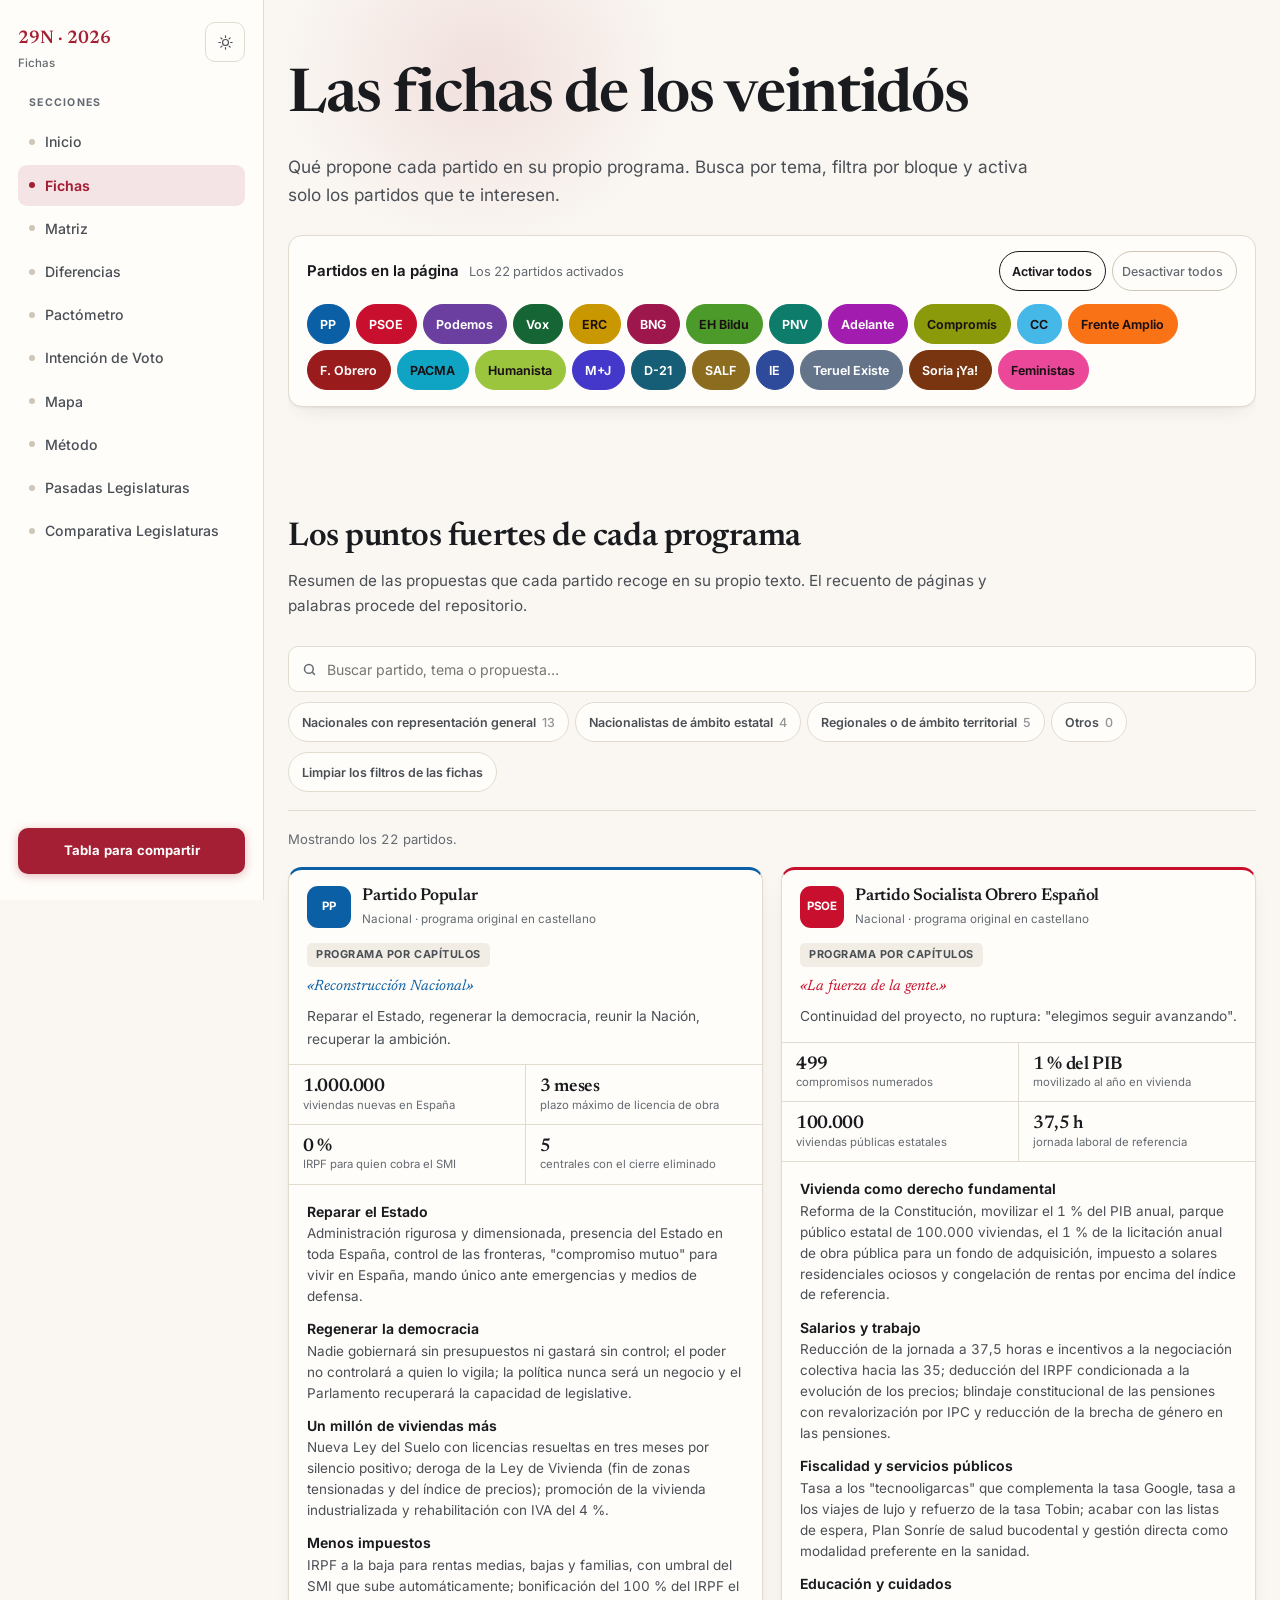
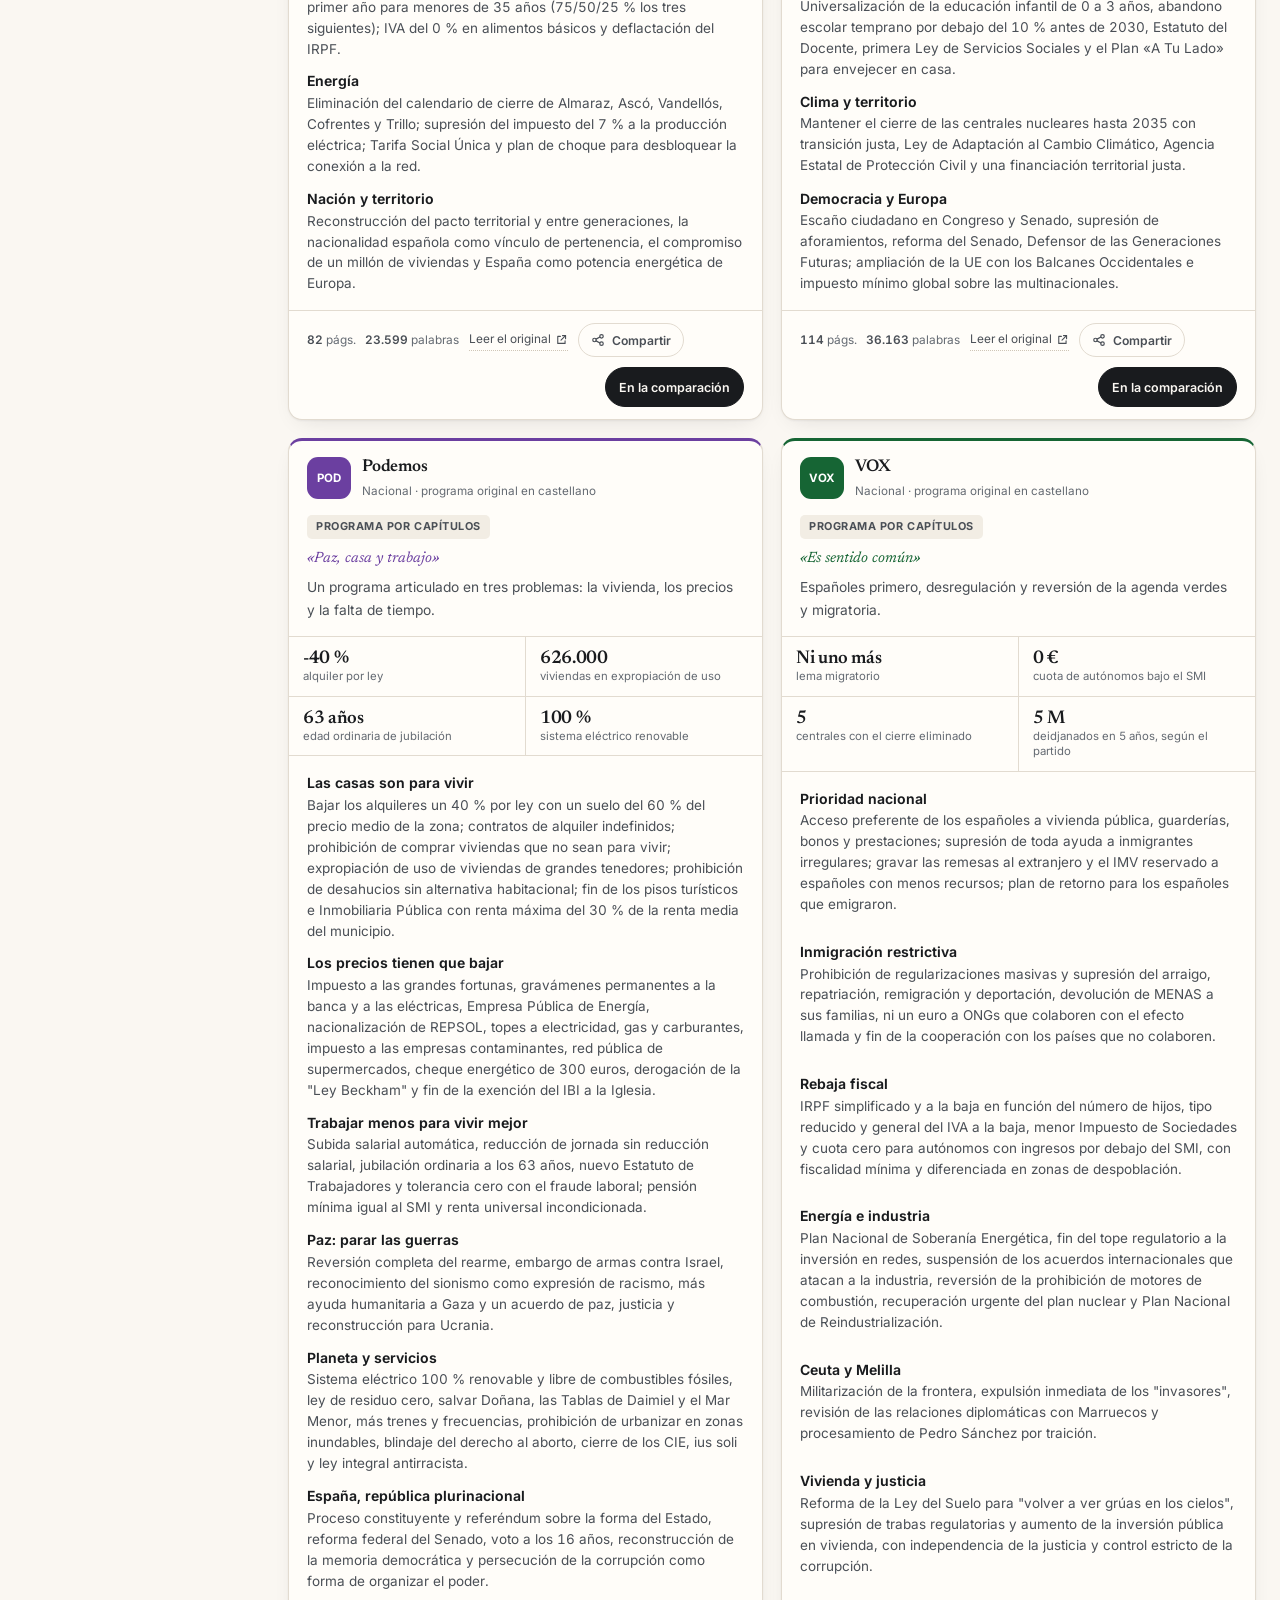
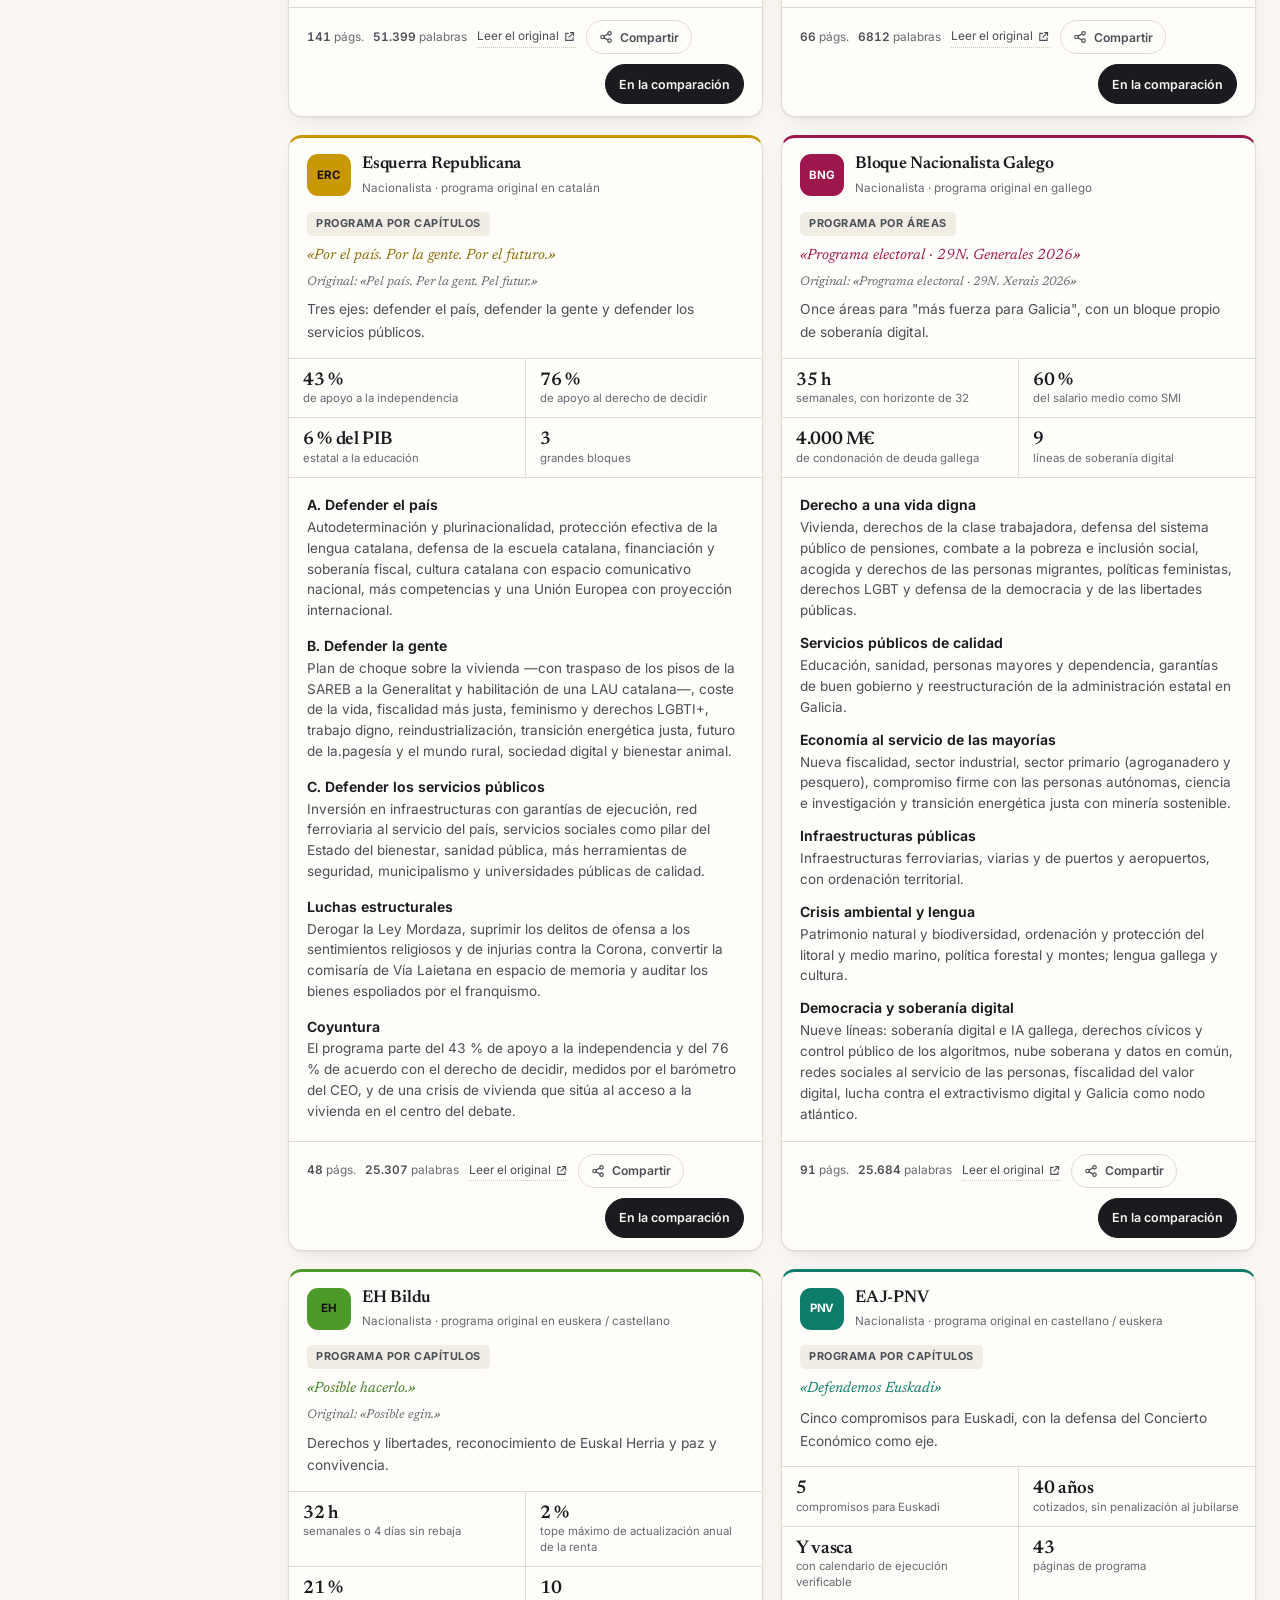
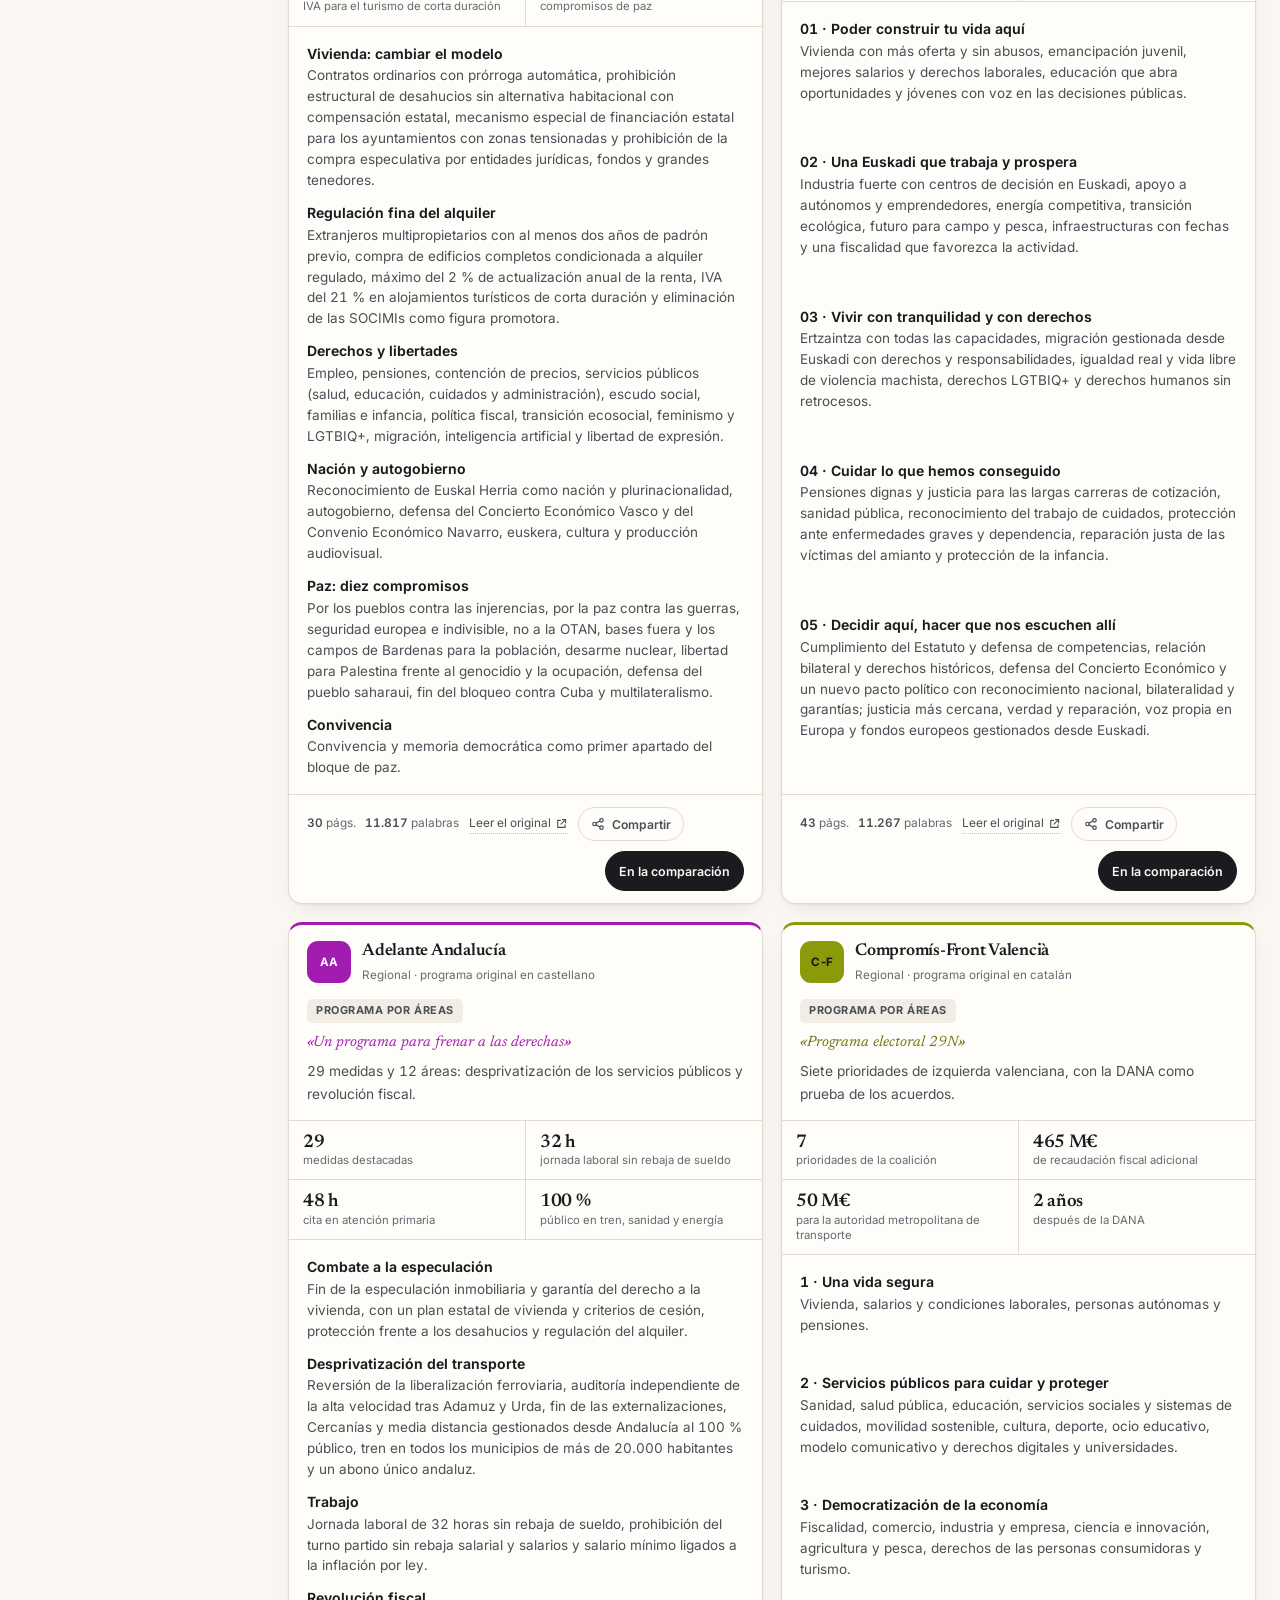
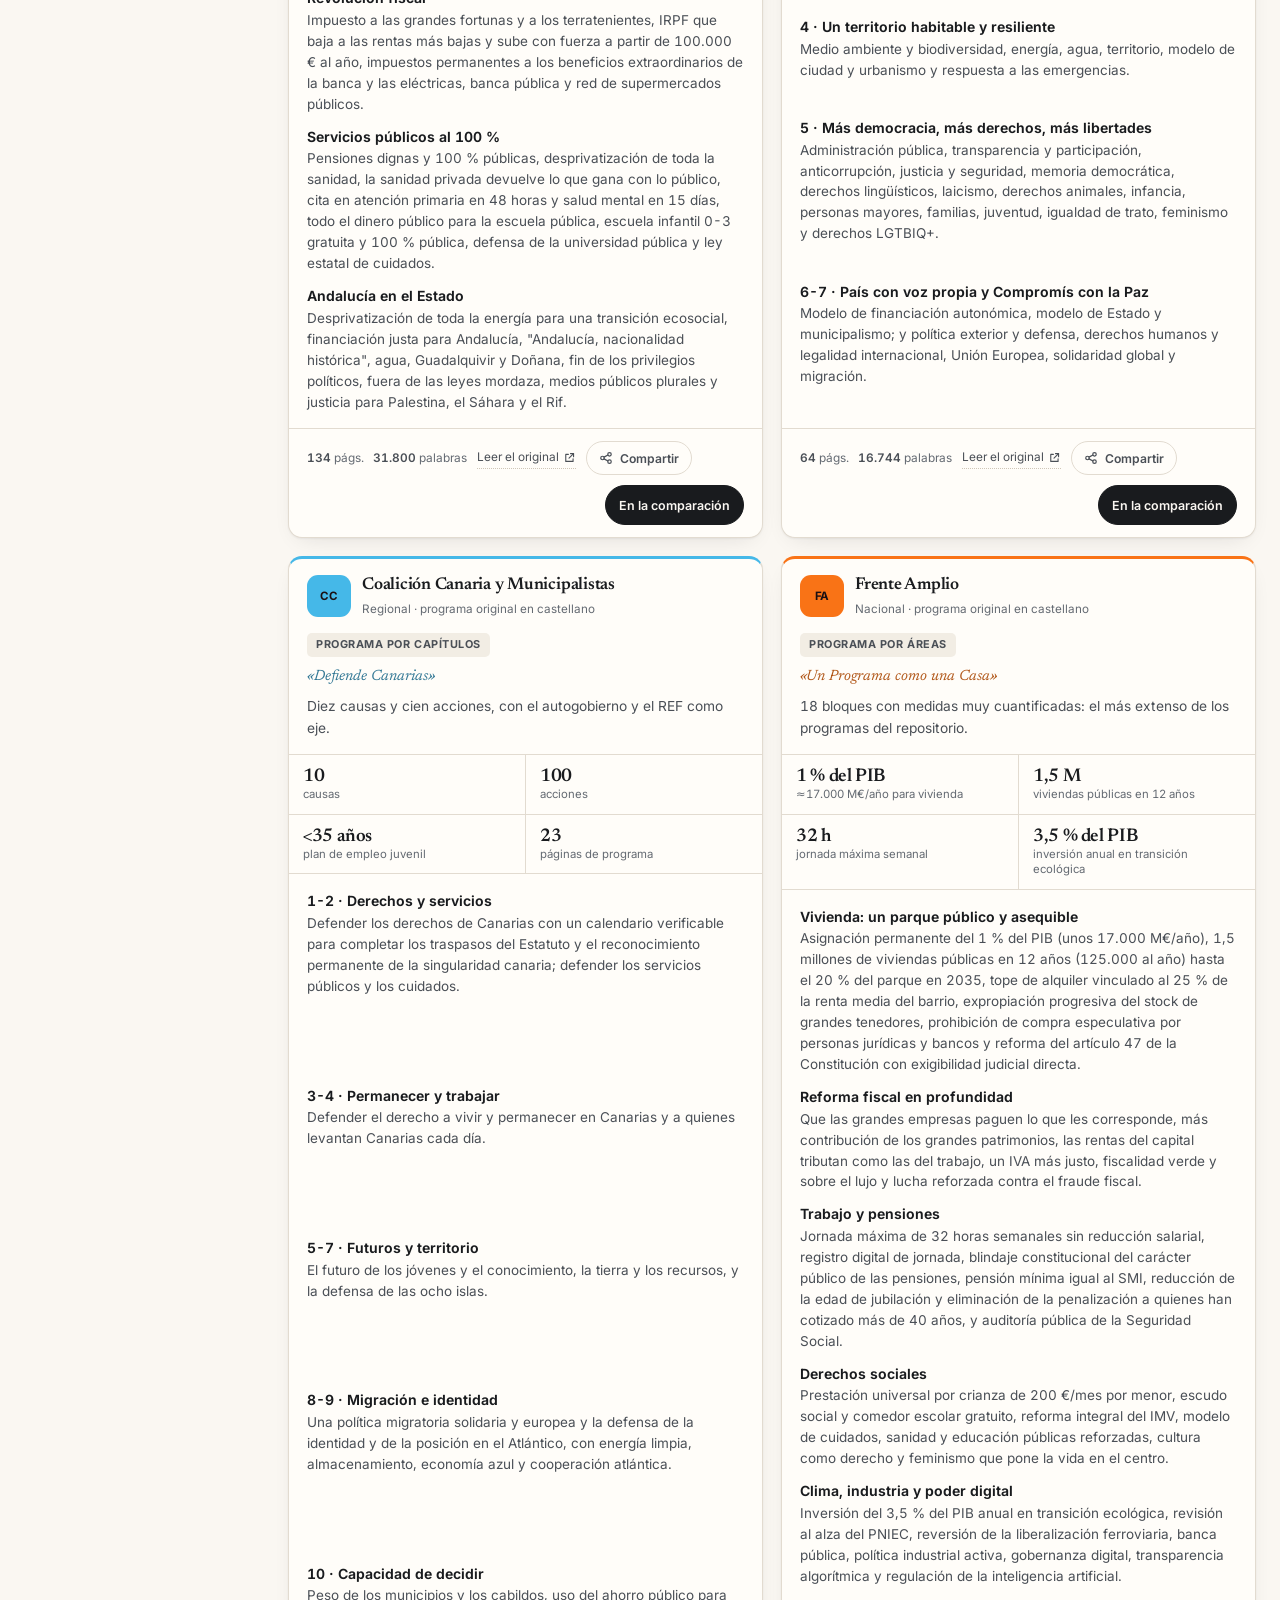
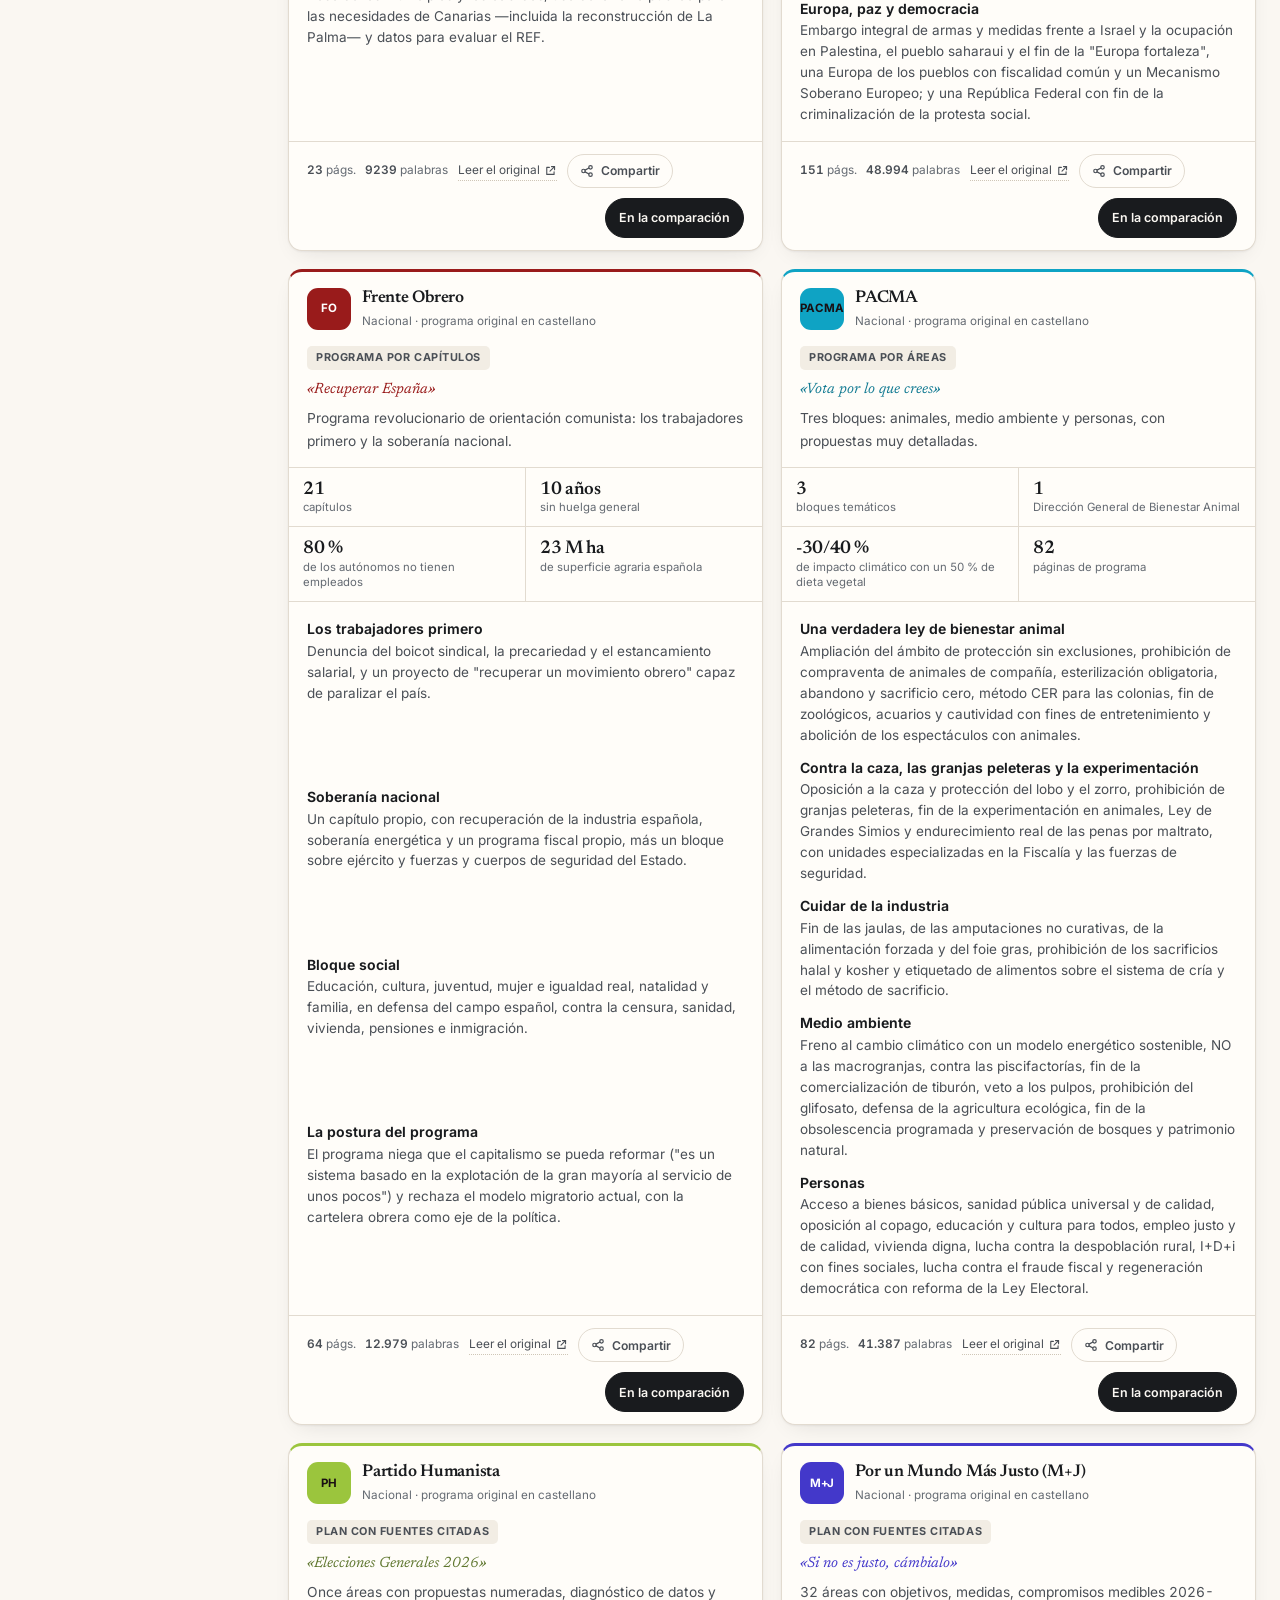
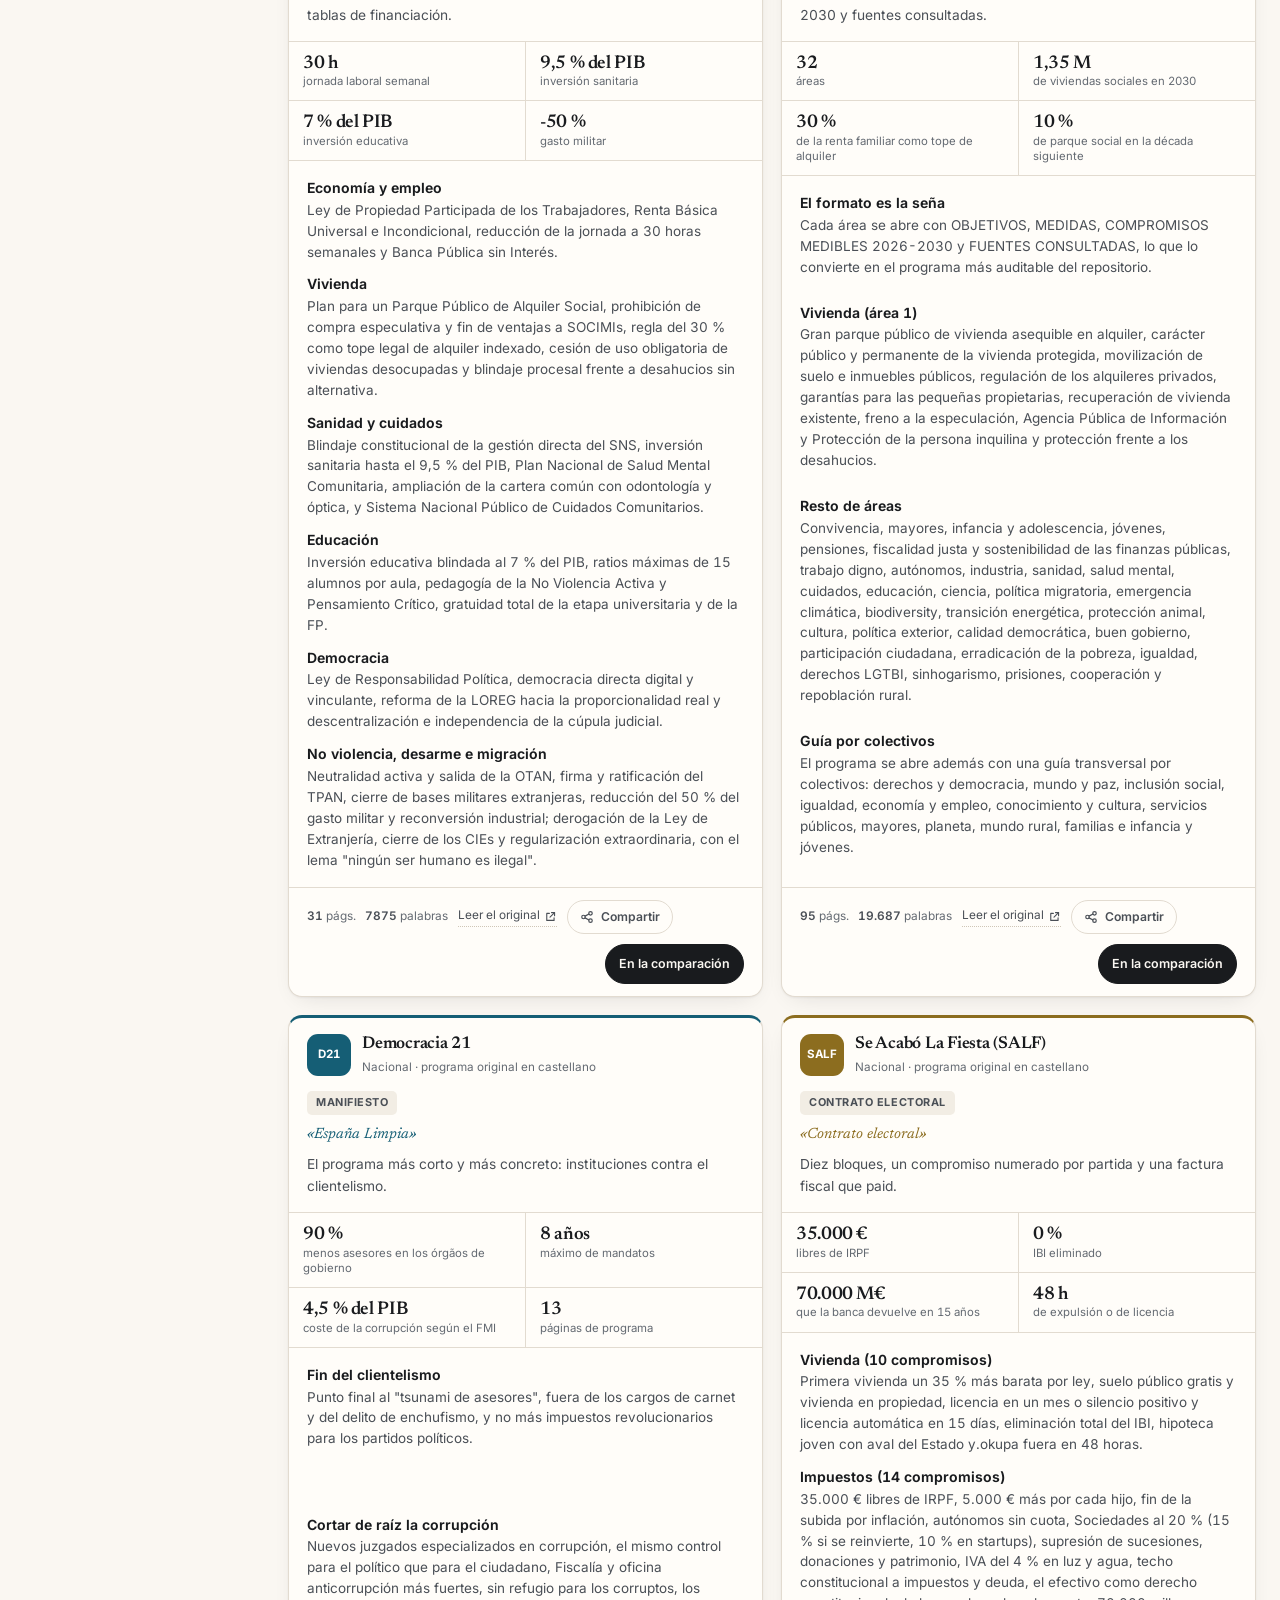
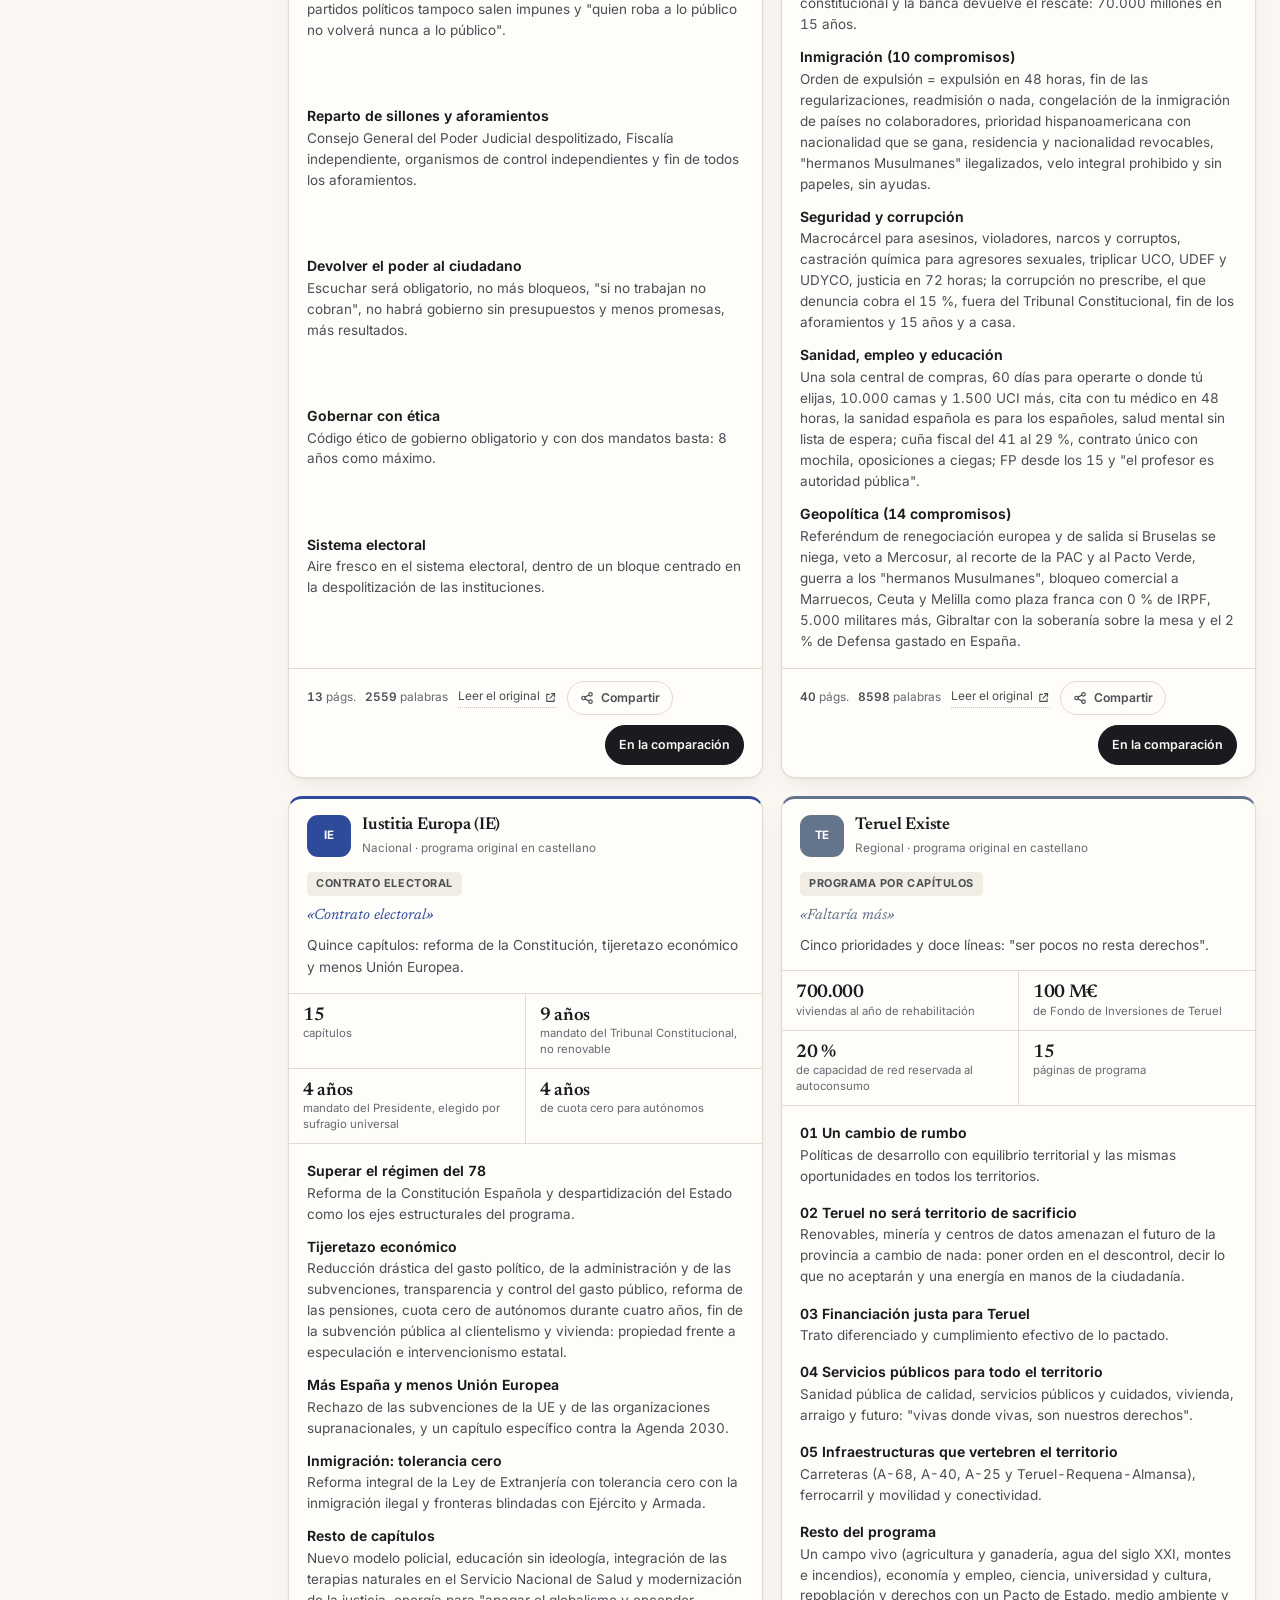
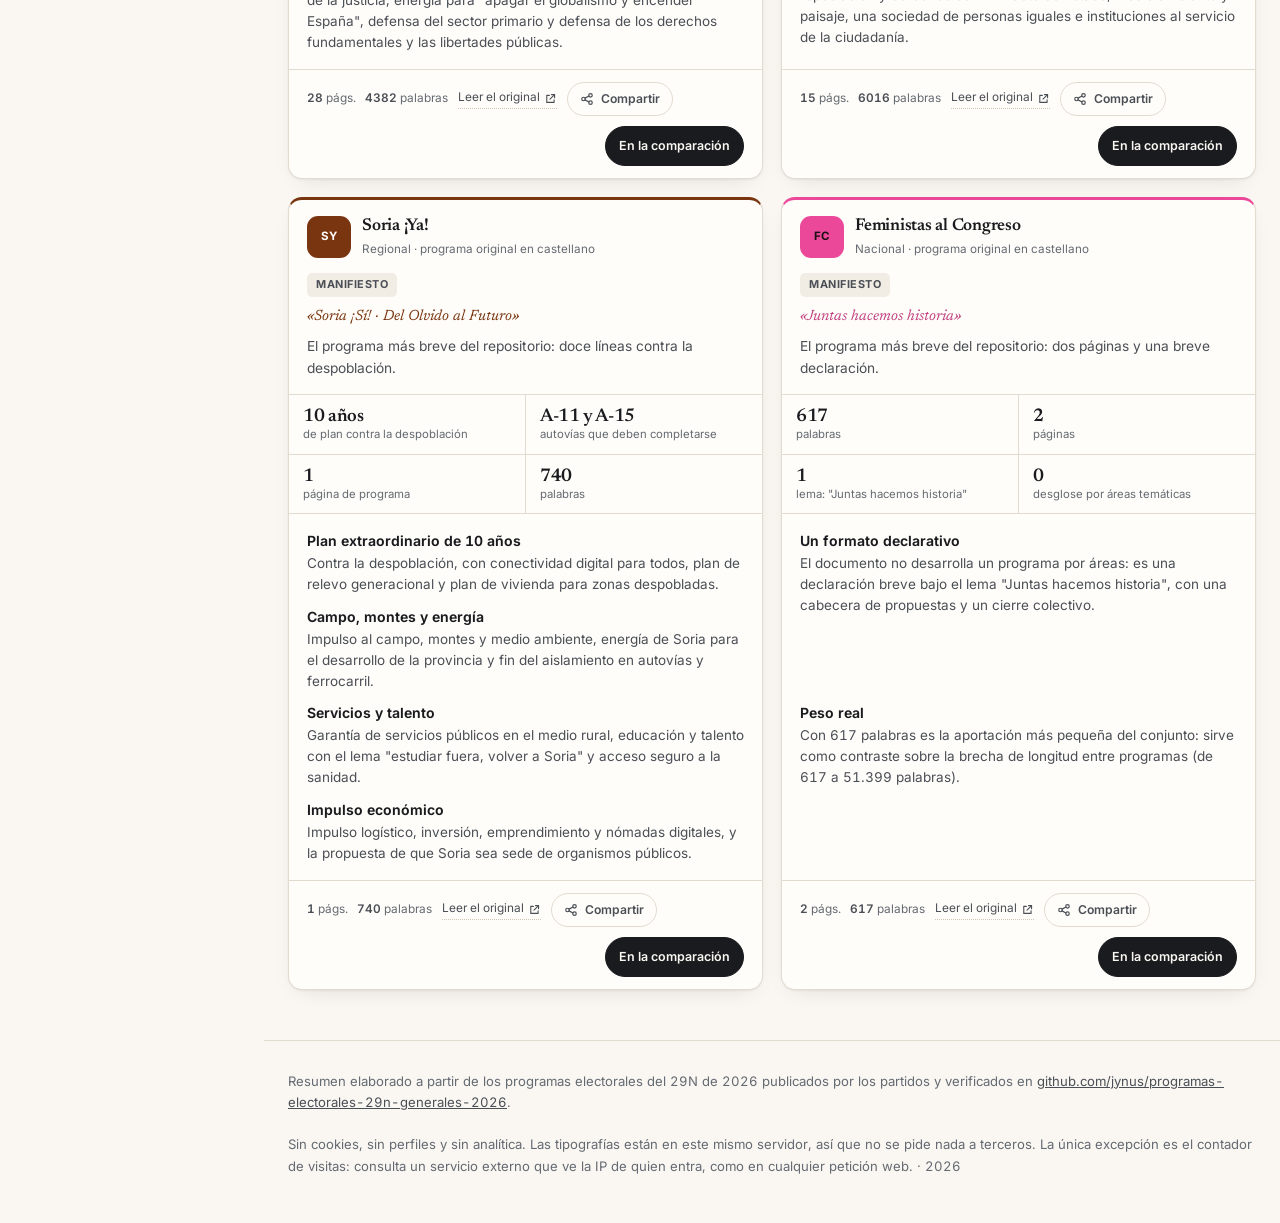
<file: fichas.html>
<!DOCTYPE html>
<html lang="es" data-theme="light">
<head>
<meta charset="utf-8">
<meta name="viewport" content="width=device-width, initial-scale=1">
<title>Fichas de programas electorales 29N 2026</title>
<meta name="description" content="Fichas de los 22 programas electorales de las elecciones del 29 de noviembre de 2026: principales puntos de cada partido y diferencias entre ellos.">
<meta name="theme-color" content="#faf7f2">
<meta http-equiv="Content-Security-Policy" content="default-src 'self'; base-uri 'self'; object-src 'none'; form-action 'none'; script-src 'self'; style-src 'self' 'unsafe-inline'; img-src 'self' data:; font-src 'self'; connect-src 'self' https://countapi.mileshilliard.com">
<meta property="og:type" content="website">
<meta property="og:title" content="Fichas de programas electorales 29N 2026">
<meta property="og:description" content="Fichas de los 22 programas electorales de las elecciones del 29 de noviembre de 2026: principales puntos de cada partido y diferencias entre ellos.">
<meta property="og:locale" content="es_ES">
<link rel="stylesheet" href="assets/css/fonts.css?v=40">
<link rel="stylesheet" href="assets/css/style.css?v=40">
<link rel="stylesheet" href="assets/css/sidebar.css?v=40">
<link rel="icon" href="data:image/svg+xml,<svg xmlns='http://www.w3.org/2000/svg' viewBox='0 0 100 100'><rect width='100' height='100' rx='18' fill='%23a41f33'/><path d='M28 40h44M28 52h44M28 64h28' stroke='white' stroke-width='7' stroke-linecap='round'/></svg>">
</head>
<body>
<a class="skip" href="#contenido">Saltar al contenido</a>

<header class="topbar">
  <div class="wrap topbar-in">
    <button class="menu-toggle" id="menuToggle" type="button" aria-label="Abrir menú" aria-expanded="false" aria-controls="menuNav"><span></span><span></span><span></span></button>
    <a class="brand" href="index.html"><b>29N · 2026</b><span>Fichas</span></a>
    <nav class="nav" id="menuNav" aria-label="Secciones">
      <span class="nav-label" aria-hidden="true">Secciones</span>
      <a href="index.html">Inicio</a>
      <a href="fichas.html" aria-current="page">Fichas</a>
      <a href="matriz.html">Matriz</a>
      <a href="temas.html">Diferencias</a>
      <a href="pacto.html">Pactómetro</a>
      <a href="voto.html">Intención de Voto</a>
      <a href="mapa.html">Mapa</a>
      <a href="metodo.html">Método</a>
      <a href="pasadas-legislaturas.html">Pasadas Legislaturas</a>
      <a href="comparativa-legislaturas.html">Comparativa Legislaturas</a>
    </nav>
    <a class="topbar-cta" href="comparador.html">Tabla para compartir</a>
    <span class="visits" id="visits" hidden title="Visitas a esta página">
      <svg width="13" height="13" viewBox="0 0 24 24" fill="none" stroke="currentColor" stroke-width="2" stroke-linecap="round" stroke-linejoin="round" aria-hidden="true"><path d="M2 12s3.6-7 10-7 10 7 10 7-3.6 7-10 7-10-7-10-7Z"/><circle cx="12" cy="12" r="3"/></svg>
      <b id="visitsN">—</b> <span id="visitsWord">visitas</span>
    </span>
    <button class="icon-btn" id="themeBtn" type="button" aria-label="Cambiar a tema oscuro" aria-pressed="false">
      <svg width="17" height="17" viewBox="0 0 24 24" fill="none" stroke="currentColor" stroke-width="1.6" stroke-linecap="round" stroke-linejoin="round" aria-hidden="true"><circle cx="12" cy="12" r="4.2"/><path d="M12 2.6v2.2M12 19.2v2.2M21.4 12h-2.2M4.8 12H2.6M18.6 5.4l-1.6 1.6M7 17l-1.6 1.6M18.6 18.6 17 17M7 7 5.4 5.4"/></svg>
    </button>
  </div>
</header>

<main id="contenido">
  <div class="wrap">
    <section class="hero">
      <h1>Las fichas de los veintidós</h1>
      <p class="lead">Qué propone cada partido en su propio programa. Busca por tema, filtra por bloque y activa solo los partidos que te interesen.</p>
      <div class="sel-partidos">
        <div class="sel-cabecera">
          <div class="sel-titulo">
            <b>Partidos en la página</b>
            <span id="filtro-cuenta">Los 22 partidos activados</span>
          </div>
          <div class="sel-acciones" role="group" aria-label="Activar o desactivar todos los partidos">
            <button class="chip" id="selTodos" type="button" aria-pressed="true">Activar todos</button>
            <button class="chip" id="selNinguno" type="button" aria-pressed="false">Desactivar todos</button>
          </div>
        </div>
        <div class="chips" id="selectChips" role="group" aria-label="Partidos que aparecen en la página"></div>
      </div>
    </section>
  </div>
<div class="wrap">
    <section id="fichas">
      <div class="sec-head">
        <h2>Los puntos fuertes de cada programa</h2>
        <p>Resumen de las propuestas que cada partido recoge en su propio texto. El recuento de páginas y palabras procede del repositorio.</p>
      </div>

      <div class="toolbar">
        <label class="search">
          <svg width="15" height="15" viewBox="0 0 24 24" fill="none" stroke="currentColor" stroke-width="2.4" stroke-linecap="round" aria-hidden="true"><circle cx="11" cy="11" r="7"/><path d="M20 20l-3.5-3.5"/></svg>
          <input type="search" id="search" placeholder="Buscar partido, tema o propuesta…" aria-label="Buscar partido, tema o propuesta">
        </label>
        <div class="chips" id="blocChips" role="group" aria-label="Filtrar por tipo de partido"></div>
        <button class="chip" id="resetBtn" type="button">Limpiar los filtros de las fichas</button>
      </div>

      <p class="live" id="live" role="status" aria-live="polite"></p>
      <div class="parties" id="parties"></div>
      <div class="empty-state hidden" id="emptyState">
        <p>Ningún partido coincide con la búsqueda.</p>
        <button class="chip" id="emptyReset" type="button">Quitar el filtro de bloque y la búsqueda</button>
      </div>
    </section>
  </div>

  <!-- Contenedores que usa app.js para pintar el resto de secciones. -->
  <div hidden aria-hidden="true">
    <div id="stats"></div>
    <div id="spectrum"></div>
    <table id="matrix"></table>
    <div id="matrixHead"></div>
    <div id="matrixBody"></div>
    <div id="matrixCount"></div>
    <div id="matrixShare"></div>
    <button id="copyLinkBtn" type="button"></button>
    <button id="copyTableBtn" type="button"></button>
    <div id="themeIndex"></div>
    <div id="themeBlocks"></div>
  </div>

</main>

<footer>
  <div class="wrap fcols">
    <div>
      Resumen elaborado a partir de los programas electorales del 29N de 2026 publicados por los partidos y verificados en
      <a href="https://github.com/jynus/programas-electorales-29n-generales-2026" target="_blank" rel="noopener">github.com/jynus/programas-electorales-29n-generales-2026</a>.
    </div>
    <div>Sin cookies, sin perfiles y sin analítica. Las tipografías están en este mismo servidor, así que no se pide nada a terceros. La única excepción es el contador de visitas: consulta un servicio externo que ve la IP de quien entra, como en cualquier petición web. · <span id="year"></span></div>
  </div>
</footer>

<script src="assets/js/elecciones.js?v=40"></script>
<script src="assets/js/data.js?v=40"></script>
<script src="assets/js/app.js?v=40"></script>
<script src="assets/js/datos-voto.js?v=40"></script>
<script src="assets/js/polls.js?v=40"></script>
<script src="assets/js/pacto.js?v=40"></script>
<script src="assets/js/resumen.js?v=40"></script>
<script src="assets/js/sidebar.js?v=40"></script>
</body>
</html>
</file>
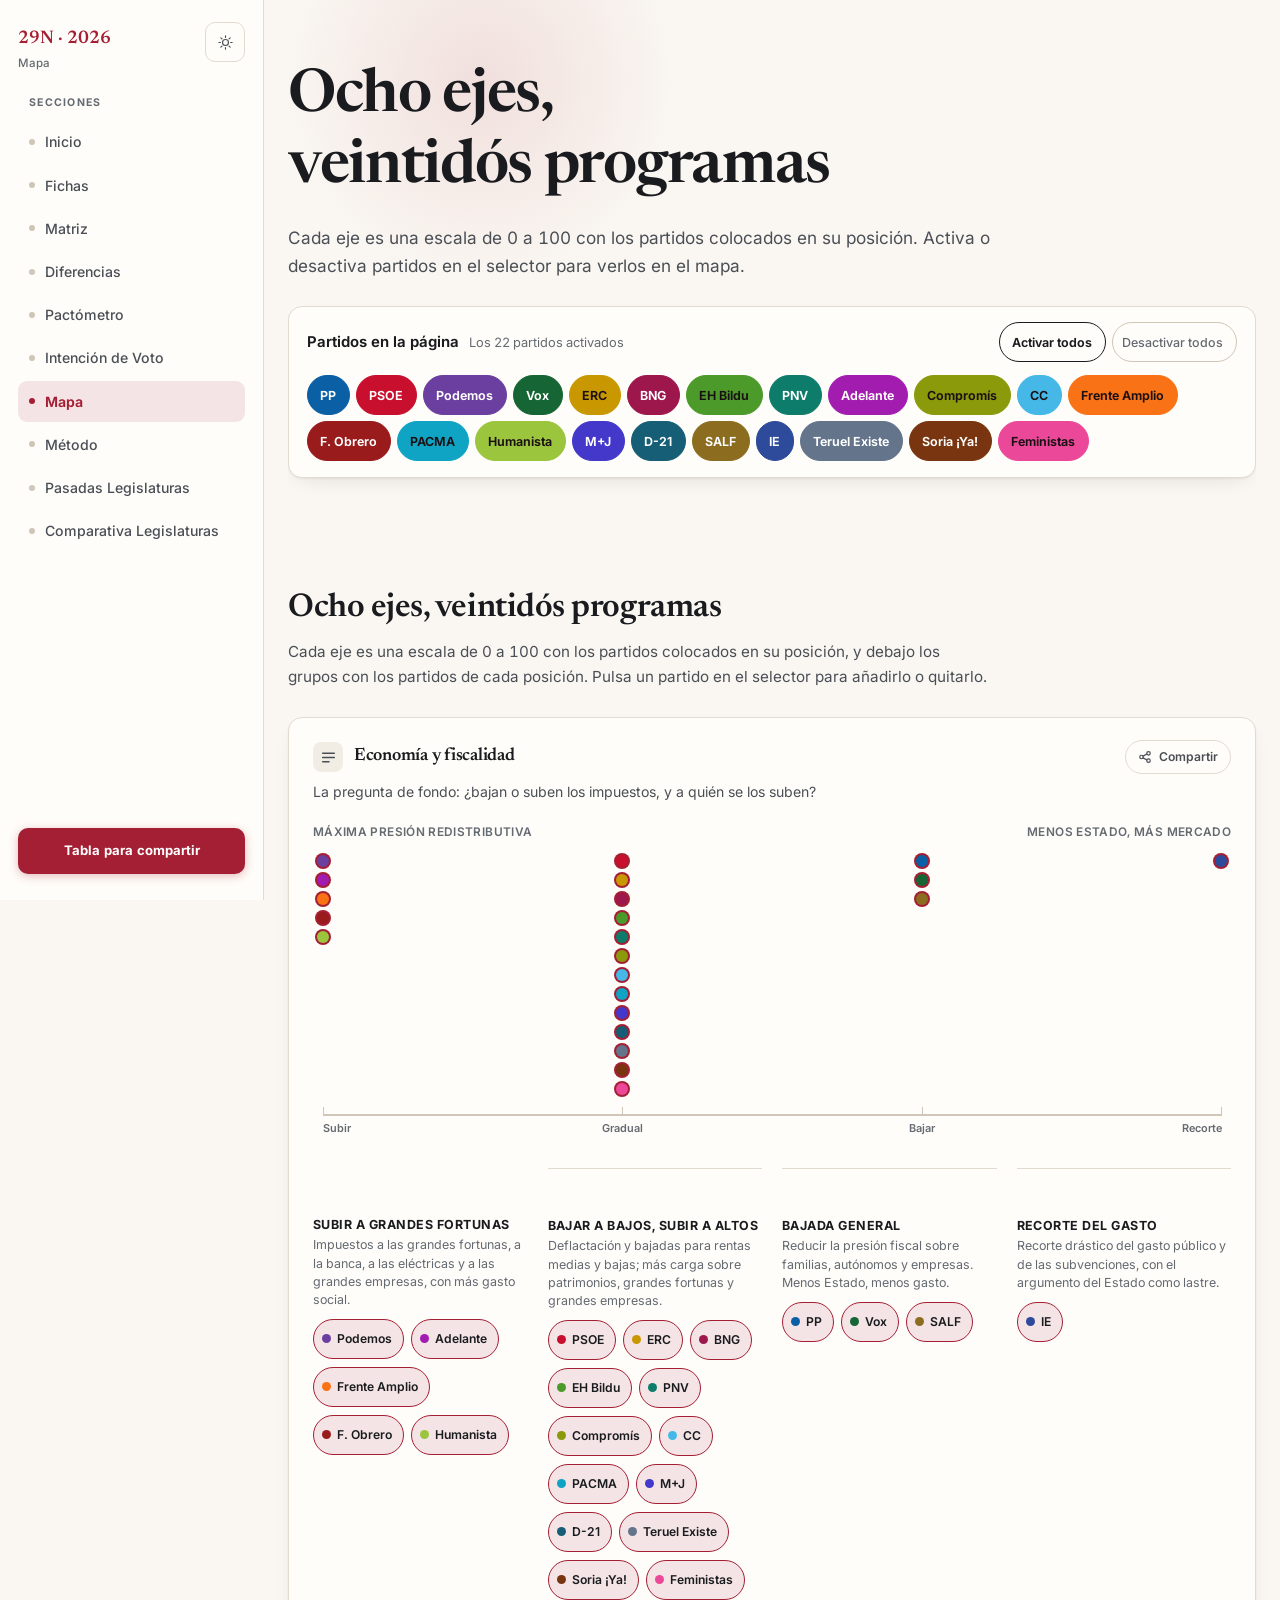
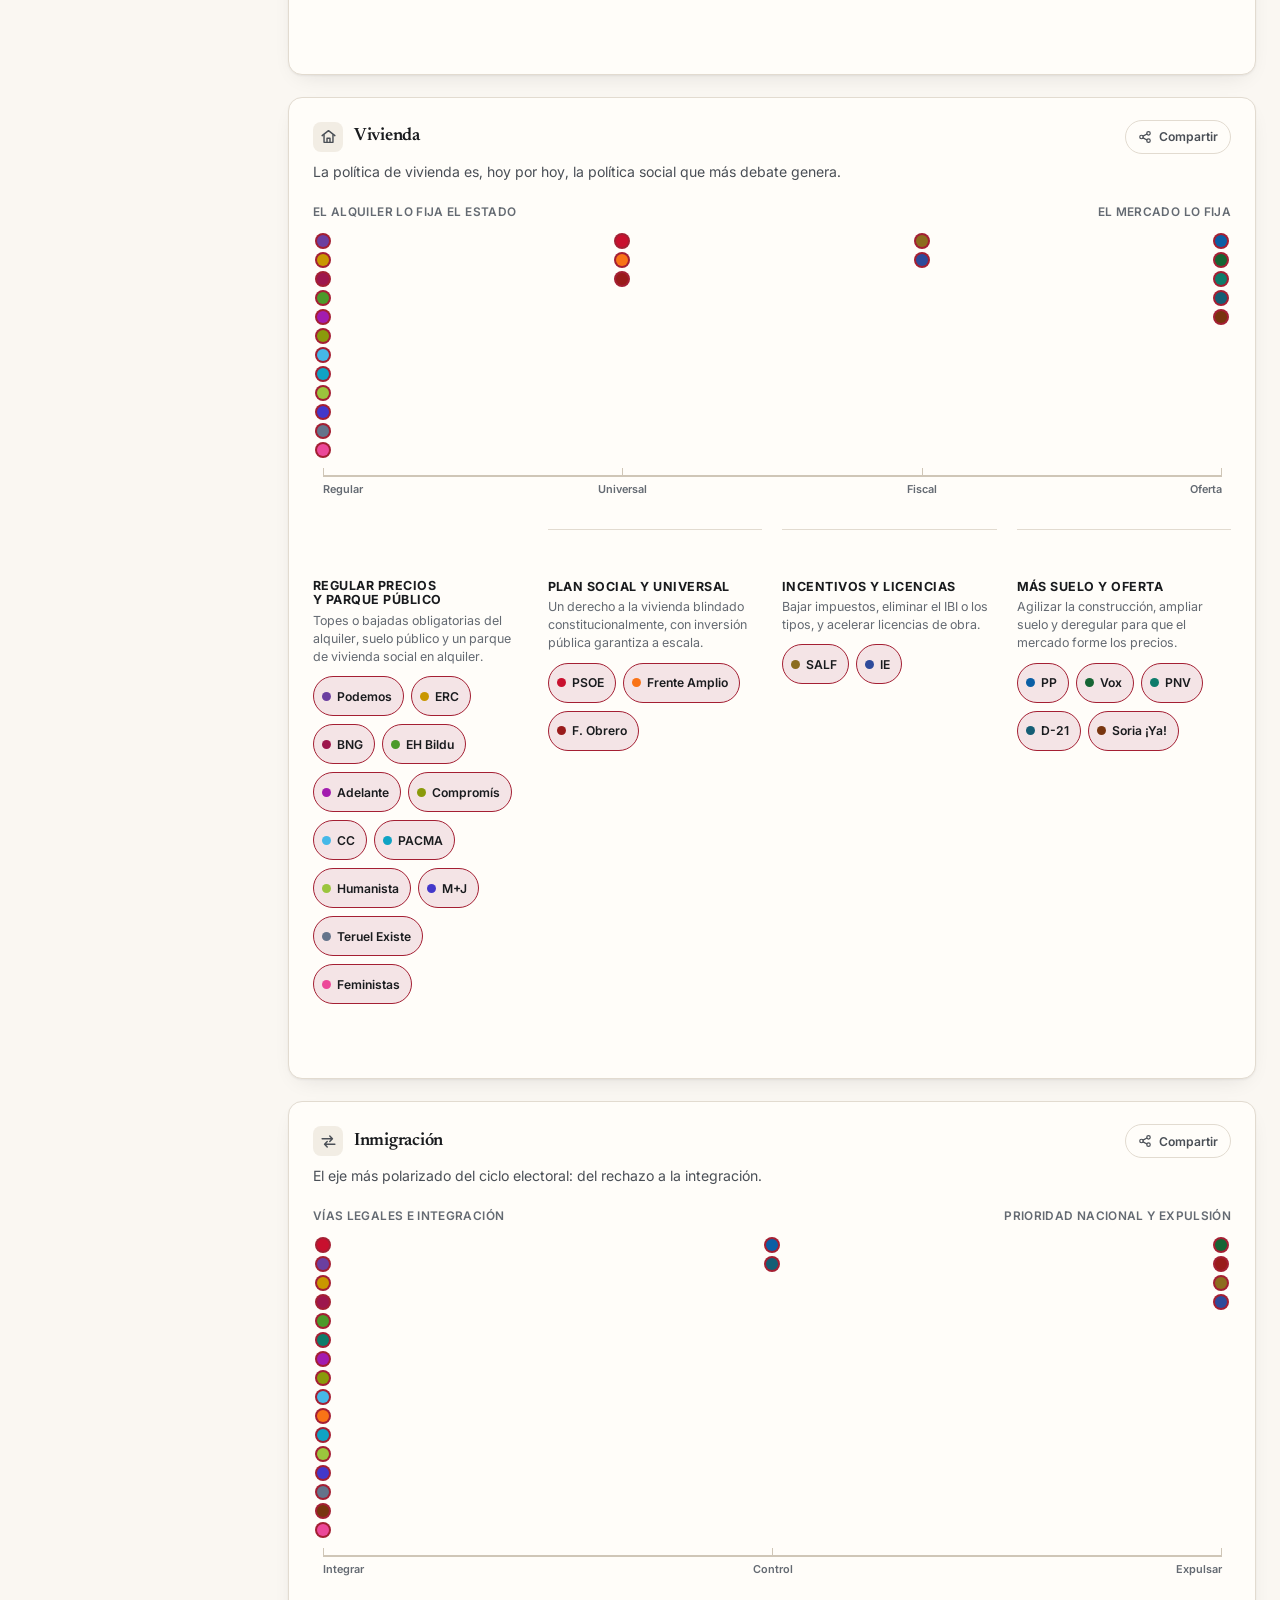
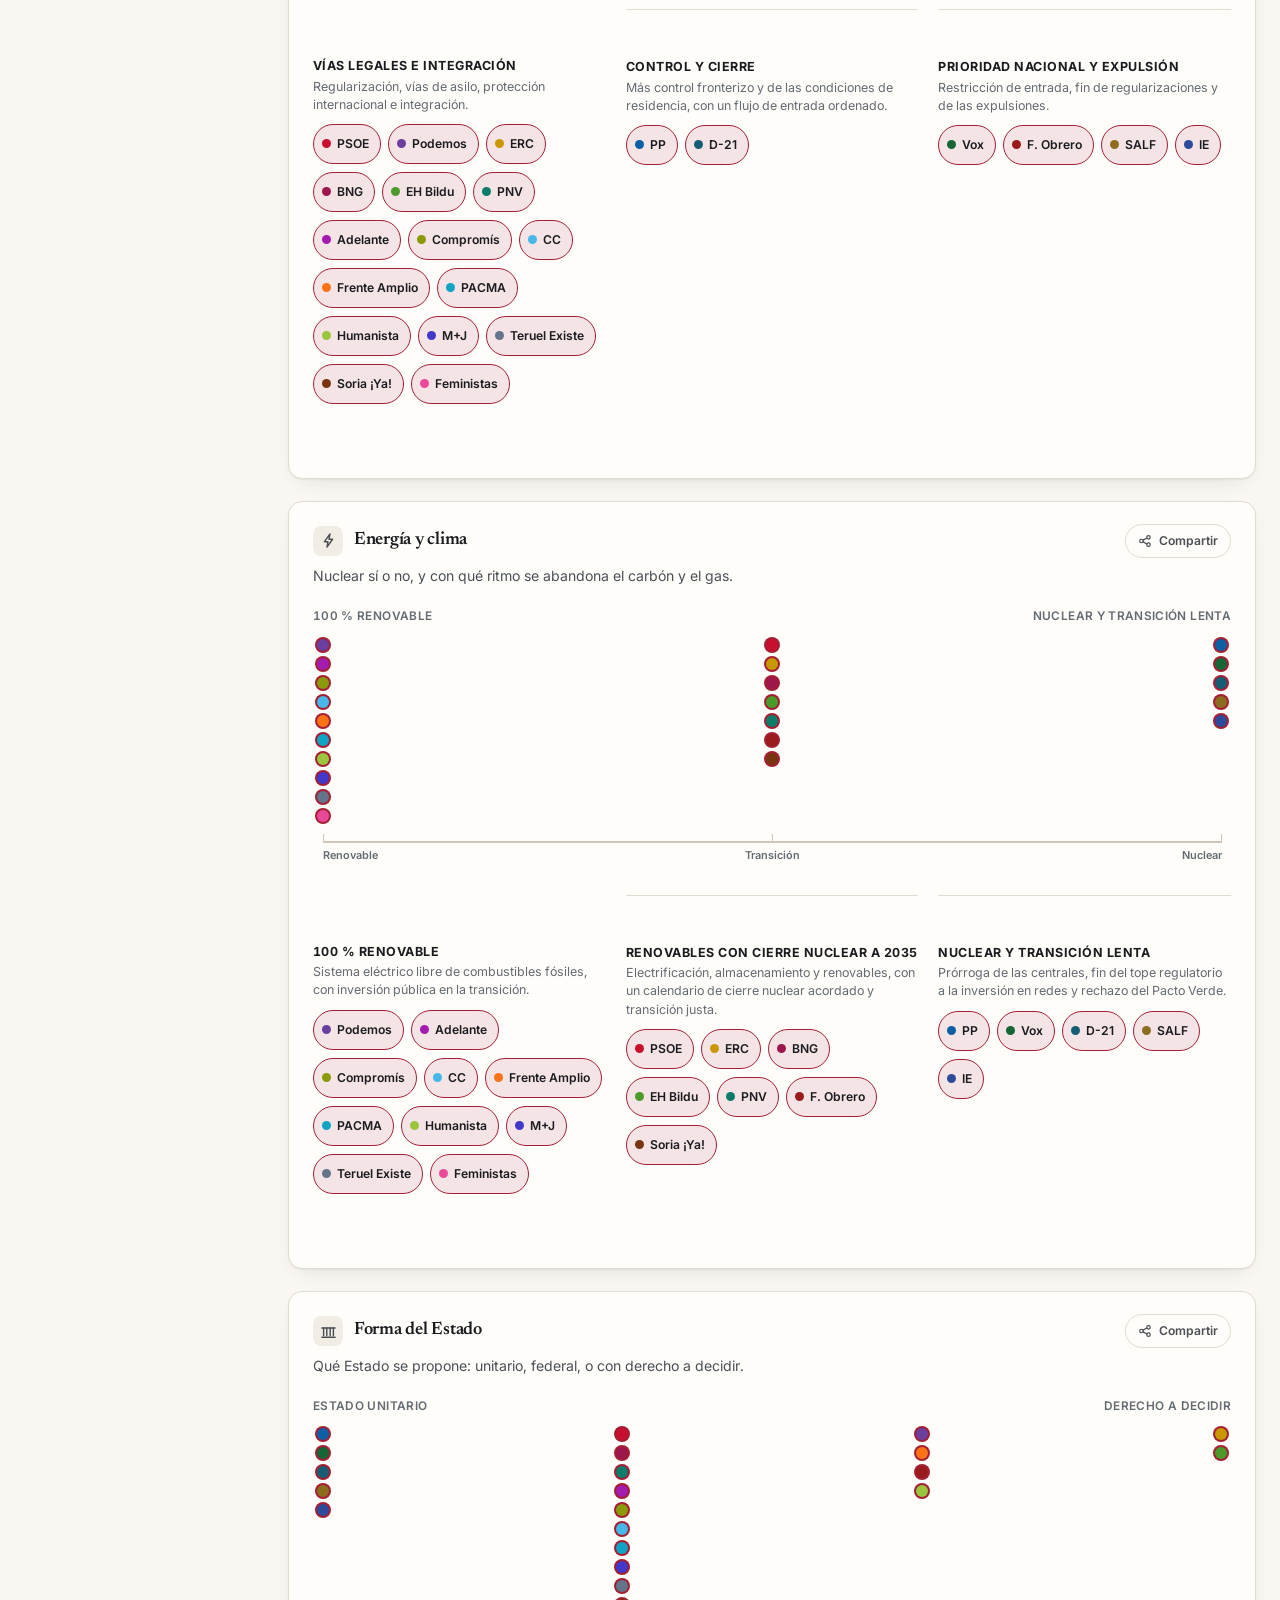
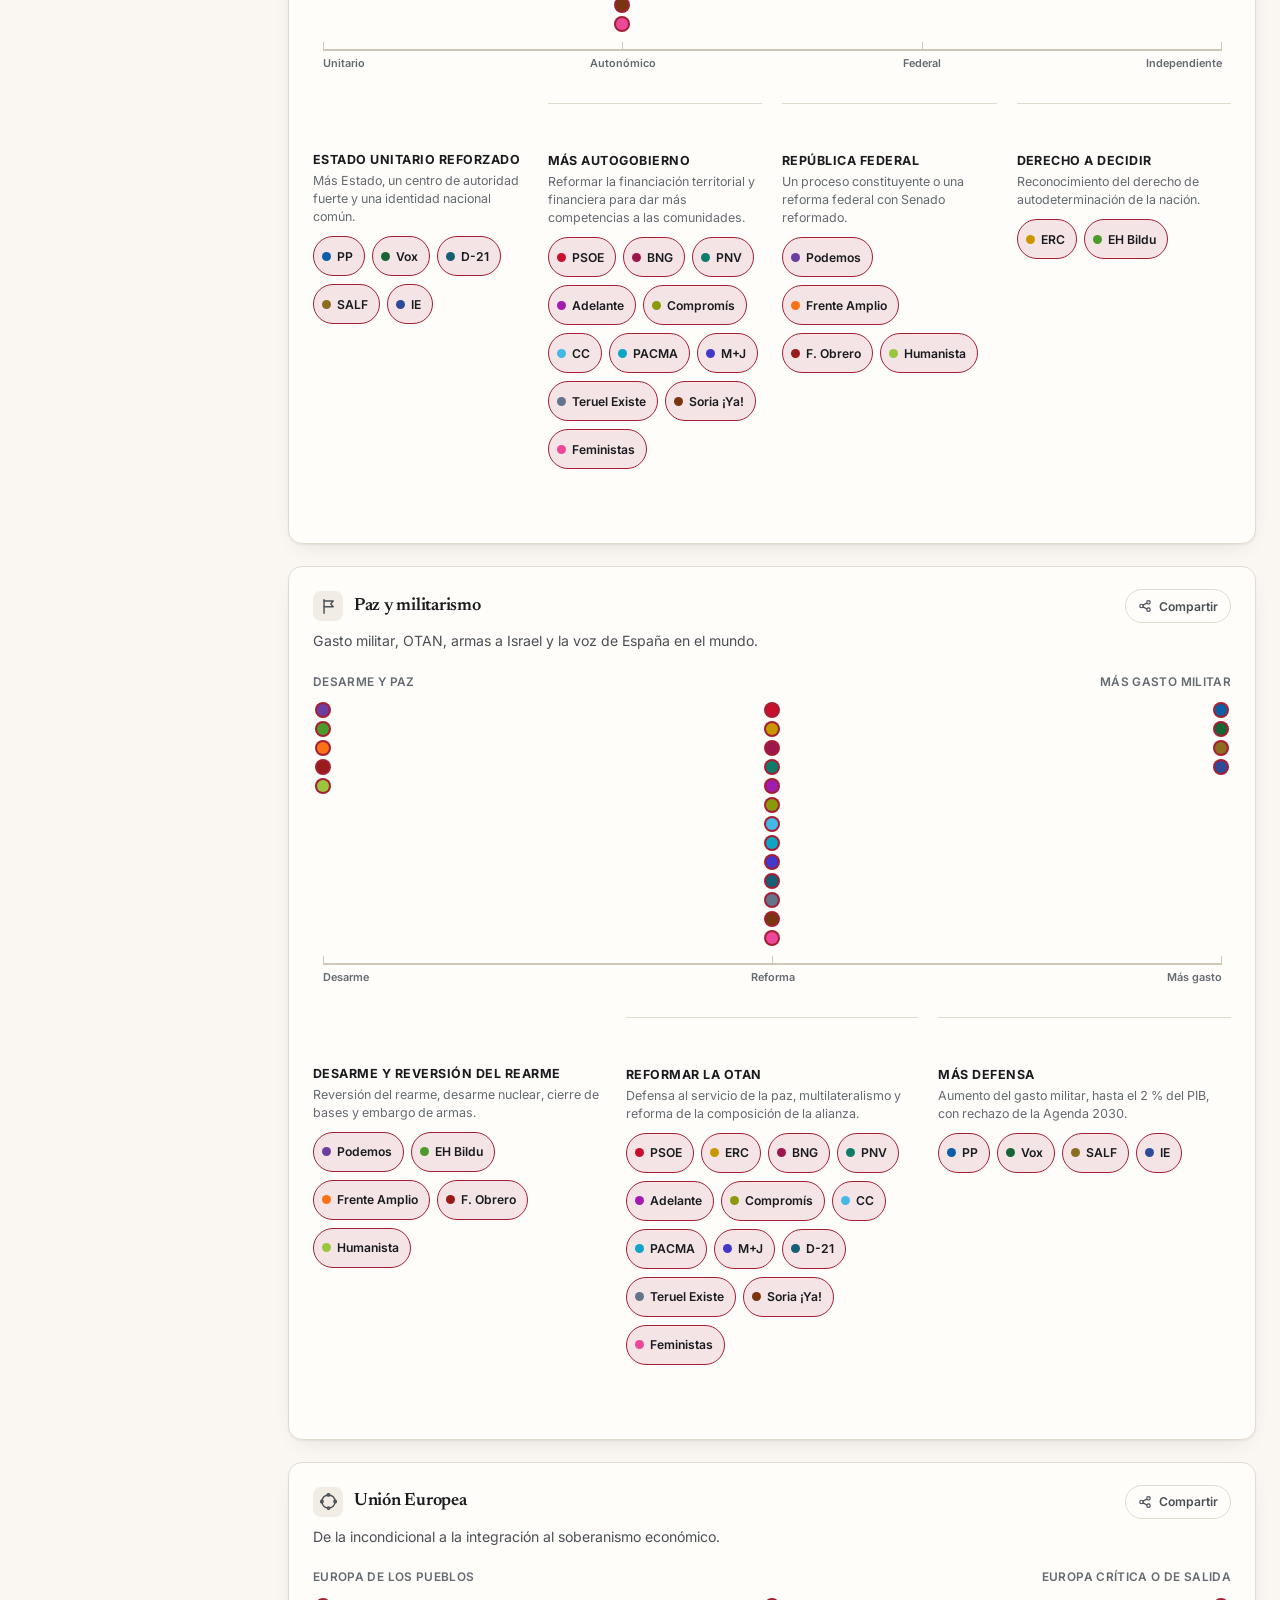
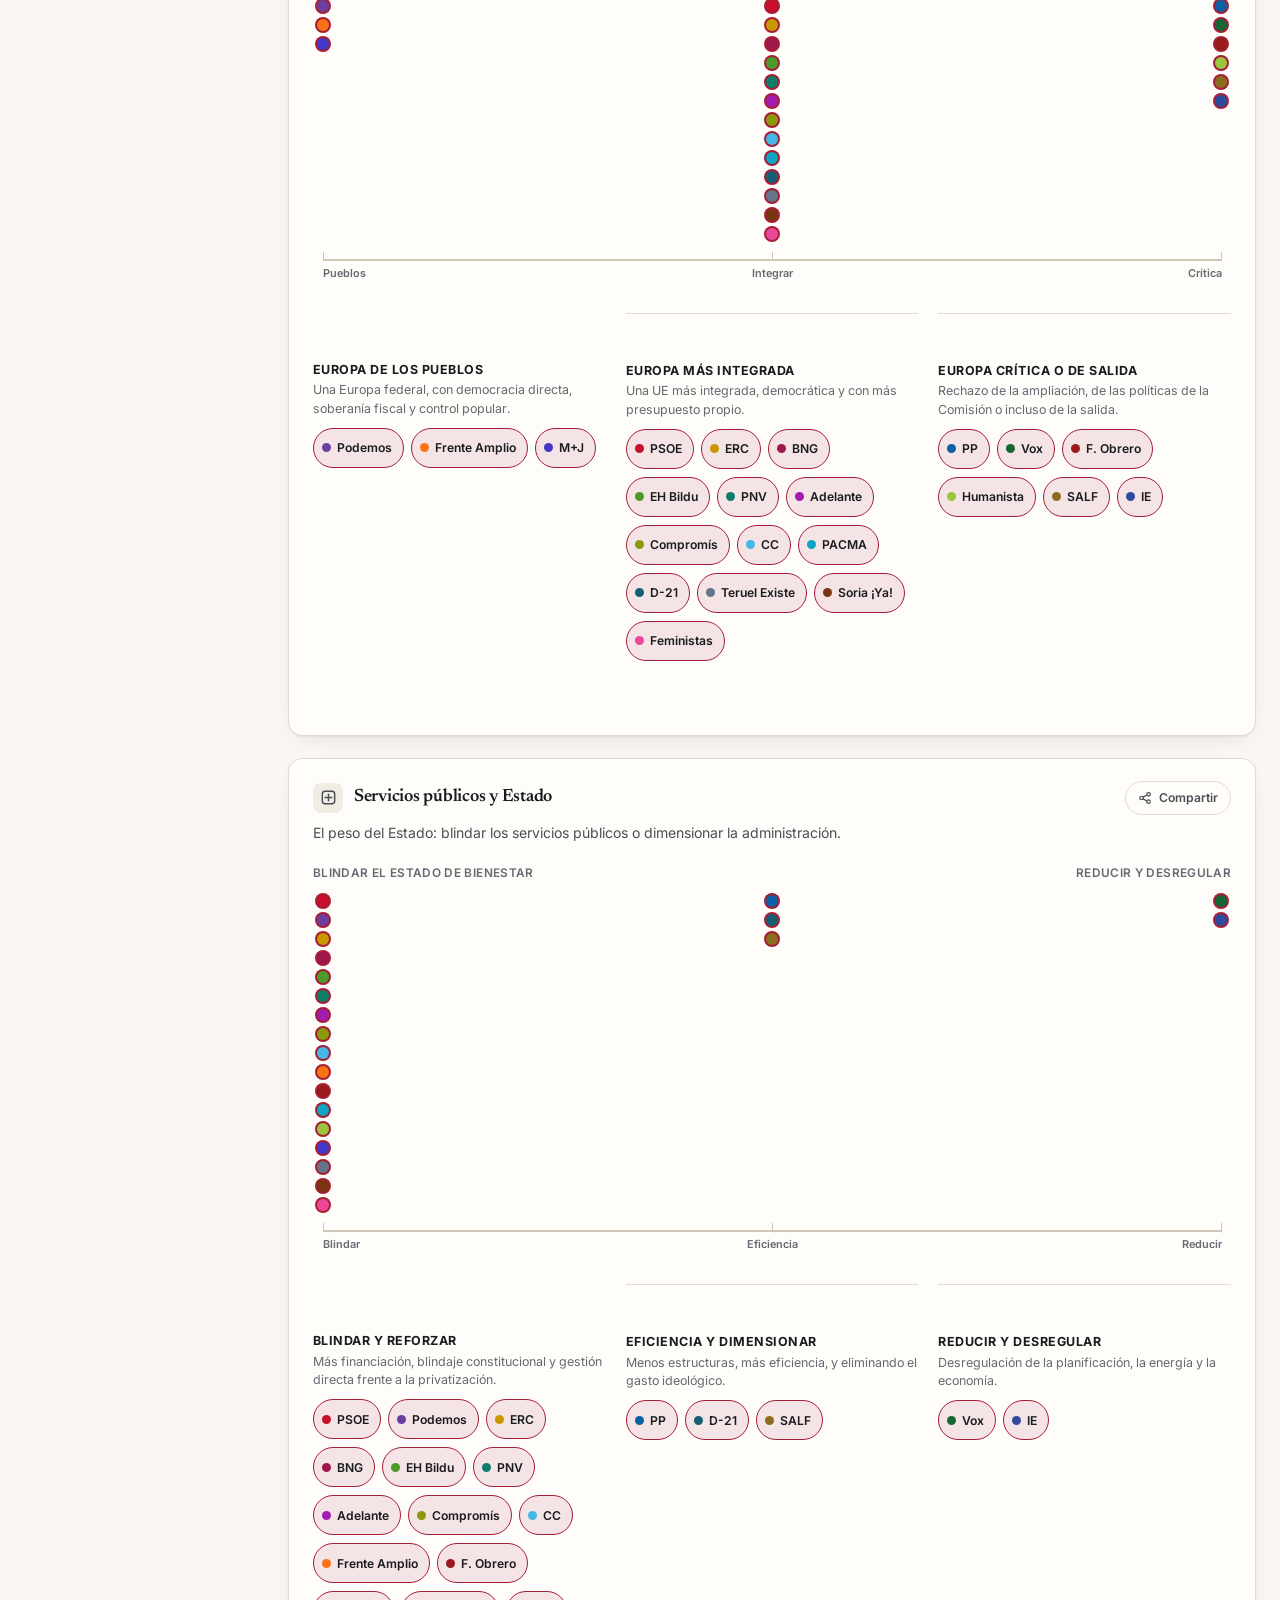
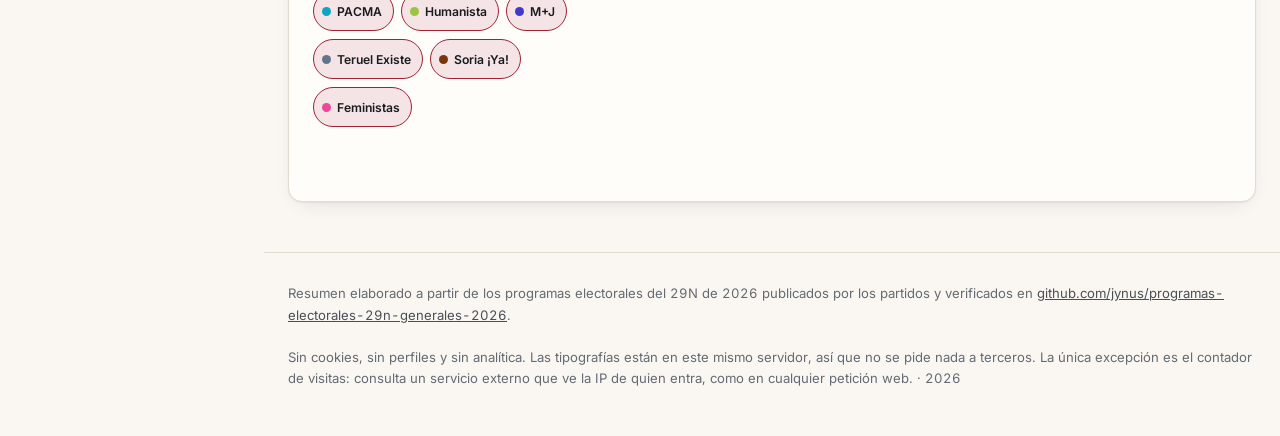
<file: mapa.html>
<!DOCTYPE html>
<html lang="es" data-theme="light">
<head>
<meta charset="utf-8">
<meta name="viewport" content="width=device-width, initial-scale=1">
<title>Mapa de posiciones 29N 2026</title>
<meta name="description" content="Mapa de posiciones: ocho ejes con las posiciones posibles y qué partido sostiene cada una, para las elecciones del 29 de noviembre de 2026.">
<meta name="theme-color" content="#faf7f2">
<meta http-equiv="Content-Security-Policy" content="default-src 'self'; base-uri 'self'; object-src 'none'; form-action 'none'; script-src 'self'; style-src 'self' 'unsafe-inline'; img-src 'self' data:; font-src 'self'; connect-src 'self' https://countapi.mileshilliard.com">
<meta property="og:type" content="website">
<meta property="og:title" content="Mapa de posiciones 29N 2026">
<meta property="og:description" content="Mapa de posiciones: ocho ejes con las posiciones posibles y qué partido sostiene cada una, para las elecciones del 29 de noviembre de 2026.">
<meta property="og:locale" content="es_ES">
<link rel="stylesheet" href="assets/css/fonts.css?v=40">
<link rel="stylesheet" href="assets/css/style.css?v=40">
<link rel="stylesheet" href="assets/css/sidebar.css?v=40">
<link rel="icon" href="data:image/svg+xml,<svg xmlns='http://www.w3.org/2000/svg' viewBox='0 0 100 100'><rect width='100' height='100' rx='18' fill='%23a41f33'/><path d='M28 40h44M28 52h44M28 64h28' stroke='white' stroke-width='7' stroke-linecap='round'/></svg>">
</head>
<body>
<a class="skip" href="#contenido">Saltar al contenido</a>

<header class="topbar">
  <div class="wrap topbar-in">
    <button class="menu-toggle" id="menuToggle" type="button" aria-label="Abrir menú" aria-expanded="false" aria-controls="menuNav"><span></span><span></span><span></span></button>
    <a class="brand" href="index.html"><b>29N · 2026</b><span>Mapa</span></a>
    <nav class="nav" id="menuNav" aria-label="Secciones">
      <span class="nav-label" aria-hidden="true">Secciones</span>
      <a href="index.html">Inicio</a>
      <a href="fichas.html">Fichas</a>
      <a href="matriz.html">Matriz</a>
      <a href="temas.html">Diferencias</a>
      <a href="pacto.html">Pactómetro</a>
      <a href="voto.html">Intención de Voto</a>
      <a href="mapa.html" aria-current="page">Mapa</a>
      <a href="metodo.html">Método</a>
      <a href="pasadas-legislaturas.html">Pasadas Legislaturas</a>
      <a href="comparativa-legislaturas.html">Comparativa Legislaturas</a>
    </nav>
    <a class="topbar-cta" href="comparador.html">Tabla para compartir</a>
    <span class="visits" id="visits" hidden title="Visitas a esta página">
      <svg width="13" height="13" viewBox="0 0 24 24" fill="none" stroke="currentColor" stroke-width="2" stroke-linecap="round" stroke-linejoin="round" aria-hidden="true"><path d="M2 12s3.6-7 10-7 10 7 10 7-3.6 7-10 7-10-7-10-7Z"/><circle cx="12" cy="12" r="3"/></svg>
      <b id="visitsN">—</b> <span id="visitsWord">visitas</span>
    </span>
    <button class="icon-btn" id="themeBtn" type="button" aria-label="Cambiar a tema oscuro" aria-pressed="false">
      <svg width="17" height="17" viewBox="0 0 24 24" fill="none" stroke="currentColor" stroke-width="1.6" stroke-linecap="round" stroke-linejoin="round" aria-hidden="true"><circle cx="12" cy="12" r="4.2"/><path d="M12 2.6v2.2M12 19.2v2.2M21.4 12h-2.2M4.8 12H2.6M18.6 5.4l-1.6 1.6M7 17l-1.6 1.6M18.6 18.6 17 17M7 7 5.4 5.4"/></svg>
    </button>
  </div>
</header>

<main id="contenido">
  <div class="wrap">
    <section class="hero">
      <h1>Ocho ejes, veintidós programas</h1>
      <p class="lead">Cada eje es una escala de 0 a 100 con los partidos colocados en su posición. Activa o desactiva partidos en el selector para verlos en el mapa.</p>
      <div class="sel-partidos">
        <div class="sel-cabecera">
          <div class="sel-titulo">
            <b>Partidos en la página</b>
            <span id="filtro-cuenta">Los 22 partidos activados</span>
          </div>
          <div class="sel-acciones" role="group" aria-label="Activar o desactivar todos los partidos">
            <button class="chip" id="selTodos" type="button" aria-pressed="true">Activar todos</button>
            <button class="chip" id="selNinguno" type="button" aria-pressed="false">Desactivar todos</button>
          </div>
        </div>
        <div class="chips" id="selectChips" role="group" aria-label="Partidos que aparecen en la página"></div>
      </div>
    </section>
  </div>
<div class="wrap">
    <section id="mapa">
      <div class="sec-head">
        <h2>Ocho ejes, veintidós programas</h2>
        <p>
          Cada eje es una escala de 0 a 100 con los partidos colocados en su posición, y debajo los grupos con los
          partidos de cada posición. Pulsa un partido en el selector para añadirlo o quitarlo.
        </p>
      </div>
      <div class="spectrum" id="spectrum"></div>
    </section>
  </div>

  <!-- Contenedores que usa app.js para pintar el resto de secciones. -->
  <div hidden aria-hidden="true">
    <div id="stats"></div>
    <div id="parties"></div>
    <div id="blocChips"></div>
    <div id="emptyState"></div>
    <div id="live"></div>
    <table id="matrix"></table>
    <div id="matrixHead"></div>
    <div id="matrixBody"></div>
    <div id="matrixCount"></div>
    <div id="matrixShare"></div>
    <button id="copyLinkBtn" type="button"></button>
    <button id="copyTableBtn" type="button"></button>
    <div id="themeIndex"></div>
    <div id="themeBlocks"></div>
    <input type="search" id="search">
    <button id="resetBtn" type="button"></button>
  </div>

</main>

<footer>
  <div class="wrap fcols">
    <div>
      Resumen elaborado a partir de los programas electorales del 29N de 2026 publicados por los partidos y verificados en
      <a href="https://github.com/jynus/programas-electorales-29n-generales-2026" target="_blank" rel="noopener">github.com/jynus/programas-electorales-29n-generales-2026</a>.
    </div>
    <div>Sin cookies, sin perfiles y sin analítica. Las tipografías están en este mismo servidor, así que no se pide nada a terceros. La única excepción es el contador de visitas: consulta un servicio externo que ve la IP de quien entra, como en cualquier petición web. · <span id="year"></span></div>
  </div>
</footer>

<script src="assets/js/elecciones.js?v=40"></script>
<script src="assets/js/data.js?v=40"></script>
<script src="assets/js/app.js?v=40"></script>
<script src="assets/js/sidebar.js?v=40"></script>
</body>
</html>
</file>
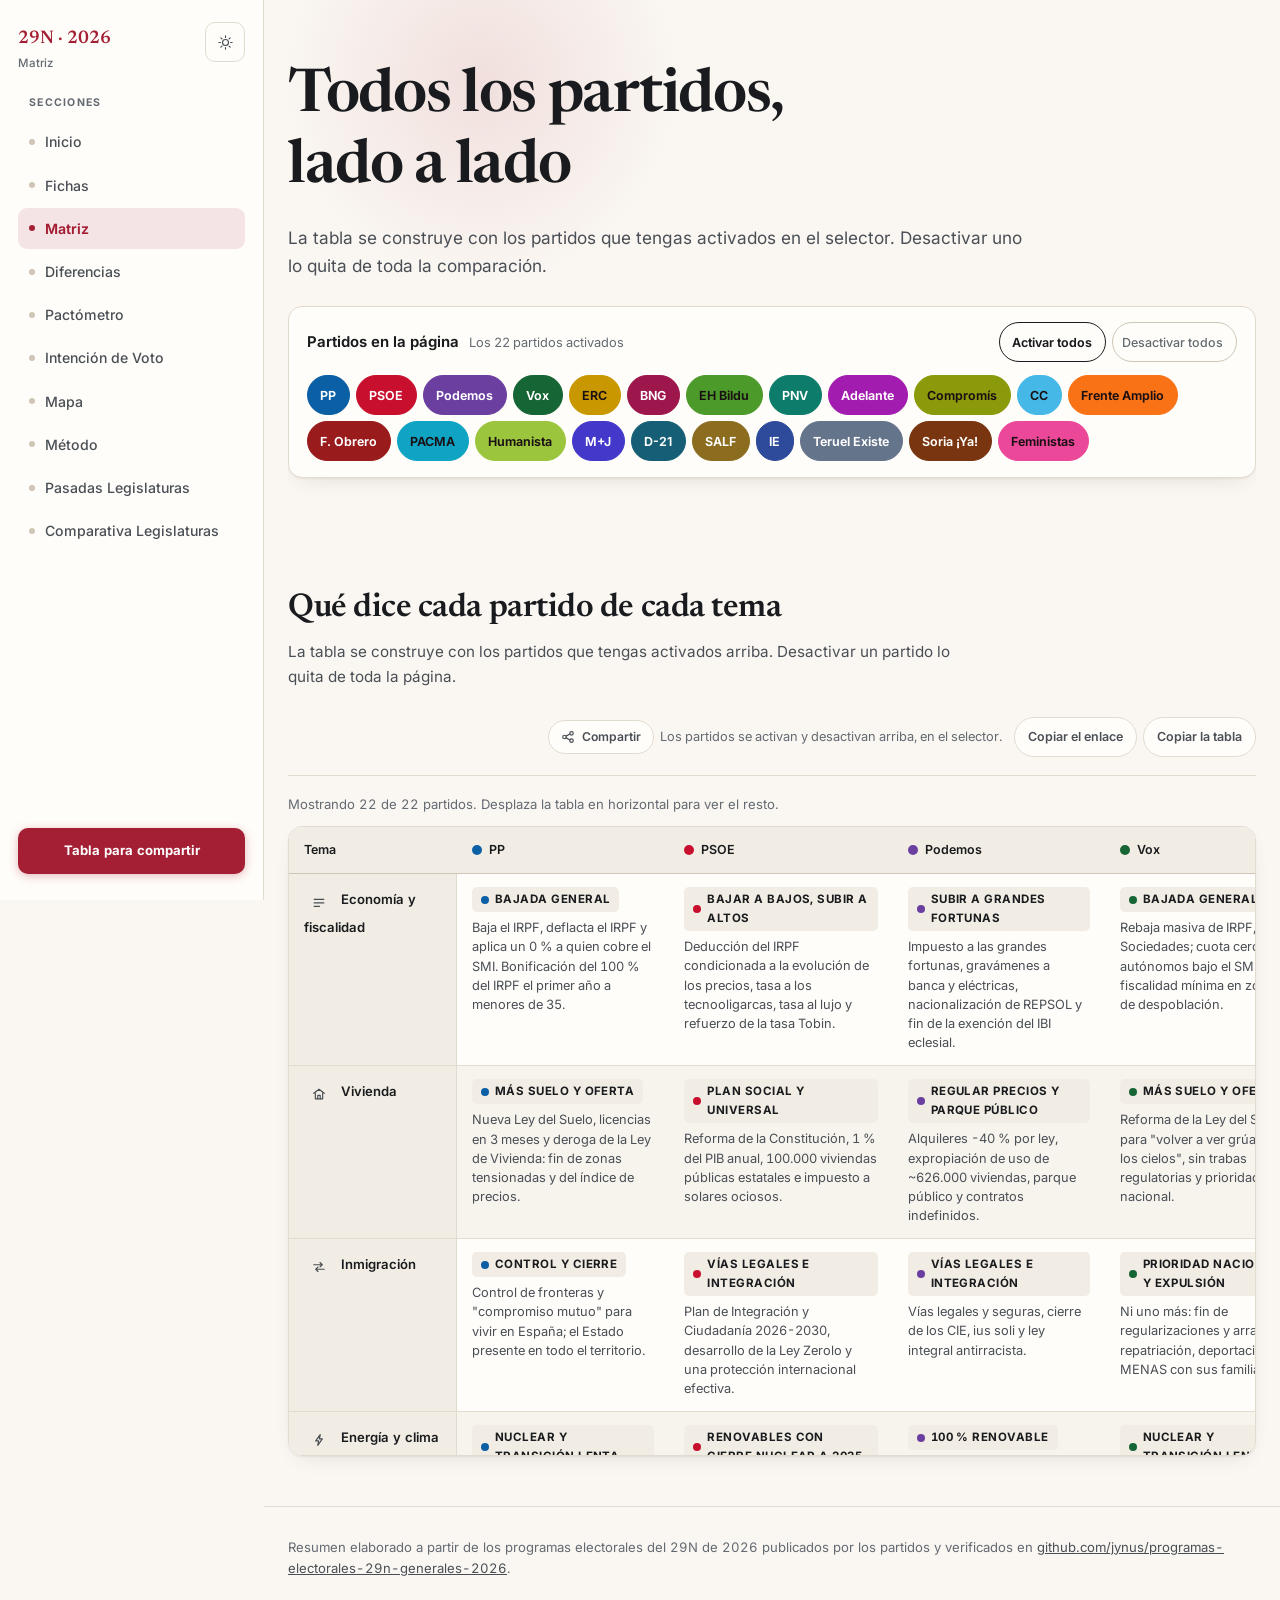
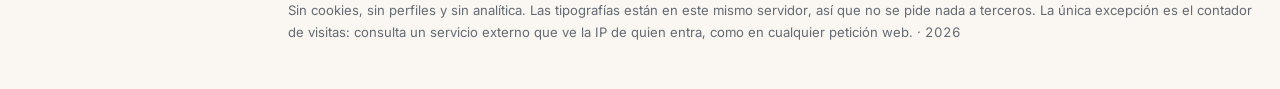
<file: matriz.html>
<!DOCTYPE html>
<html lang="es" data-theme="light">
<head>
<meta charset="utf-8">
<meta name="viewport" content="width=device-width, initial-scale=1">
<title>Matriz comparativa 29N 2026</title>
<meta name="description" content="Matriz comparativa de los 22 programas electorales del 29N de 2026: posición de cada partido en ocho ejes de comparación.">
<meta name="theme-color" content="#faf7f2">
<meta http-equiv="Content-Security-Policy" content="default-src 'self'; base-uri 'self'; object-src 'none'; form-action 'none'; script-src 'self'; style-src 'self' 'unsafe-inline'; img-src 'self' data:; font-src 'self'; connect-src 'self' https://countapi.mileshilliard.com">
<meta property="og:type" content="website">
<meta property="og:title" content="Matriz comparativa 29N 2026">
<meta property="og:description" content="Matriz comparativa de los 22 programas electorales del 29N de 2026: posición de cada partido en ocho ejes de comparación.">
<meta property="og:locale" content="es_ES">
<link rel="stylesheet" href="assets/css/fonts.css?v=40">
<link rel="stylesheet" href="assets/css/style.css?v=40">
<link rel="stylesheet" href="assets/css/sidebar.css?v=40">
<link rel="icon" href="data:image/svg+xml,<svg xmlns='http://www.w3.org/2000/svg' viewBox='0 0 100 100'><rect width='100' height='100' rx='18' fill='%23a41f33'/><path d='M28 40h44M28 52h44M28 64h28' stroke='white' stroke-width='7' stroke-linecap='round'/></svg>">
</head>
<body>
<a class="skip" href="#contenido">Saltar al contenido</a>

<header class="topbar">
  <div class="wrap topbar-in">
    <button class="menu-toggle" id="menuToggle" type="button" aria-label="Abrir menú" aria-expanded="false" aria-controls="menuNav"><span></span><span></span><span></span></button>
    <a class="brand" href="index.html"><b>29N · 2026</b><span>Matriz</span></a>
    <nav class="nav" id="menuNav" aria-label="Secciones">
      <span class="nav-label" aria-hidden="true">Secciones</span>
      <a href="index.html">Inicio</a>
      <a href="fichas.html">Fichas</a>
      <a href="matriz.html" aria-current="page">Matriz</a>
      <a href="temas.html">Diferencias</a>
      <a href="pacto.html">Pactómetro</a>
      <a href="voto.html">Intención de Voto</a>
      <a href="mapa.html">Mapa</a>
      <a href="metodo.html">Método</a>
      <a href="pasadas-legislaturas.html">Pasadas Legislaturas</a>
      <a href="comparativa-legislaturas.html">Comparativa Legislaturas</a>
    </nav>
    <a class="topbar-cta" href="comparador.html">Tabla para compartir</a>
    <span class="visits" id="visits" hidden title="Visitas a esta página">
      <svg width="13" height="13" viewBox="0 0 24 24" fill="none" stroke="currentColor" stroke-width="2" stroke-linecap="round" stroke-linejoin="round" aria-hidden="true"><path d="M2 12s3.6-7 10-7 10 7 10 7-3.6 7-10 7-10-7-10-7Z"/><circle cx="12" cy="12" r="3"/></svg>
      <b id="visitsN">—</b> <span id="visitsWord">visitas</span>
    </span>
    <button class="icon-btn" id="themeBtn" type="button" aria-label="Cambiar a tema oscuro" aria-pressed="false">
      <svg width="17" height="17" viewBox="0 0 24 24" fill="none" stroke="currentColor" stroke-width="1.6" stroke-linecap="round" stroke-linejoin="round" aria-hidden="true"><circle cx="12" cy="12" r="4.2"/><path d="M12 2.6v2.2M12 19.2v2.2M21.4 12h-2.2M4.8 12H2.6M18.6 5.4l-1.6 1.6M7 17l-1.6 1.6M18.6 18.6 17 17M7 7 5.4 5.4"/></svg>
    </button>
  </div>
</header>

<main id="contenido">
  <div class="wrap">
    <section class="hero">
      <h1>Todos los partidos, lado a lado</h1>
      <p class="lead">La tabla se construye con los partidos que tengas activados en el selector. Desactivar uno lo quita de toda la comparación.</p>
      <div class="sel-partidos">
        <div class="sel-cabecera">
          <div class="sel-titulo">
            <b>Partidos en la página</b>
            <span id="filtro-cuenta">Los 22 partidos activados</span>
          </div>
          <div class="sel-acciones" role="group" aria-label="Activar o desactivar todos los partidos">
            <button class="chip" id="selTodos" type="button" aria-pressed="true">Activar todos</button>
            <button class="chip" id="selNinguno" type="button" aria-pressed="false">Desactivar todos</button>
          </div>
        </div>
        <div class="chips" id="selectChips" role="group" aria-label="Partidos que aparecen en la página"></div>
      </div>
    </section>
  </div>
<div class="wrap">
    <section id="matriz">
      <div class="sec-head">
        <h2>Qué dice cada partido de cada tema</h2>
        <p>La tabla se construye con los partidos que tengas activados arriba. Desactivar un partido lo quita de toda la página.</p>
      </div>
      <div class="toolbar">
        <div class="toolbar-actions">
          <span id="matrixShare"></span>
          <span class="toolbar-nota">Los partidos se activan y desactivan arriba, en el selector.</span>
          <button class="chip" id="copyLinkBtn" type="button">Copiar el enlace</button>
          <button class="chip" id="copyTableBtn" type="button">Copiar la tabla</button>
        </div>
      </div>
      <p class="matrix-count" id="matrixCount"></p>
      <div class="matrix-wrap" tabindex="0" role="region" aria-label="Matriz comparativa, desplazable en horizontal">
        <table class="matrix" id="matrix">
          <caption class="sr-only">Posición de cada partido seleccionado en los ocho ejes de comparación</caption>
          <thead><tr id="matrixHead"></tr></thead>
          <tbody id="matrixBody"></tbody>
        </table>
      </div>
    </section>
  </div>

  <!-- Contenedores que usa app.js para pintar el resto de secciones. -->
  <div hidden aria-hidden="true">
    <div id="stats"></div>
    <div id="spectrum"></div>
    <div id="parties"></div>
    <div id="blocChips"></div>
    <div id="emptyState"></div>
    <div id="live"></div>
    <div id="themeIndex"></div>
    <div id="themeBlocks"></div>
    <input type="search" id="search">
    <button id="resetBtn" type="button"></button>
  </div>

</main>

<footer>
  <div class="wrap fcols">
    <div>
      Resumen elaborado a partir de los programas electorales del 29N de 2026 publicados por los partidos y verificados en
      <a href="https://github.com/jynus/programas-electorales-29n-generales-2026" target="_blank" rel="noopener">github.com/jynus/programas-electorales-29n-generales-2026</a>.
    </div>
    <div>Sin cookies, sin perfiles y sin analítica. Las tipografías están en este mismo servidor, así que no se pide nada a terceros. La única excepción es el contador de visitas: consulta un servicio externo que ve la IP de quien entra, como en cualquier petición web. · <span id="year"></span></div>
  </div>
</footer>

<script src="assets/js/elecciones.js?v=40"></script>
<script src="assets/js/data.js?v=40"></script>
<script src="assets/js/app.js?v=40"></script>
<script src="assets/js/datos-voto.js?v=40"></script>
<script src="assets/js/polls.js?v=40"></script>
<script src="assets/js/pacto.js?v=40"></script>
<script src="assets/js/sidebar.js?v=40"></script>
</body>
</html>
</file>
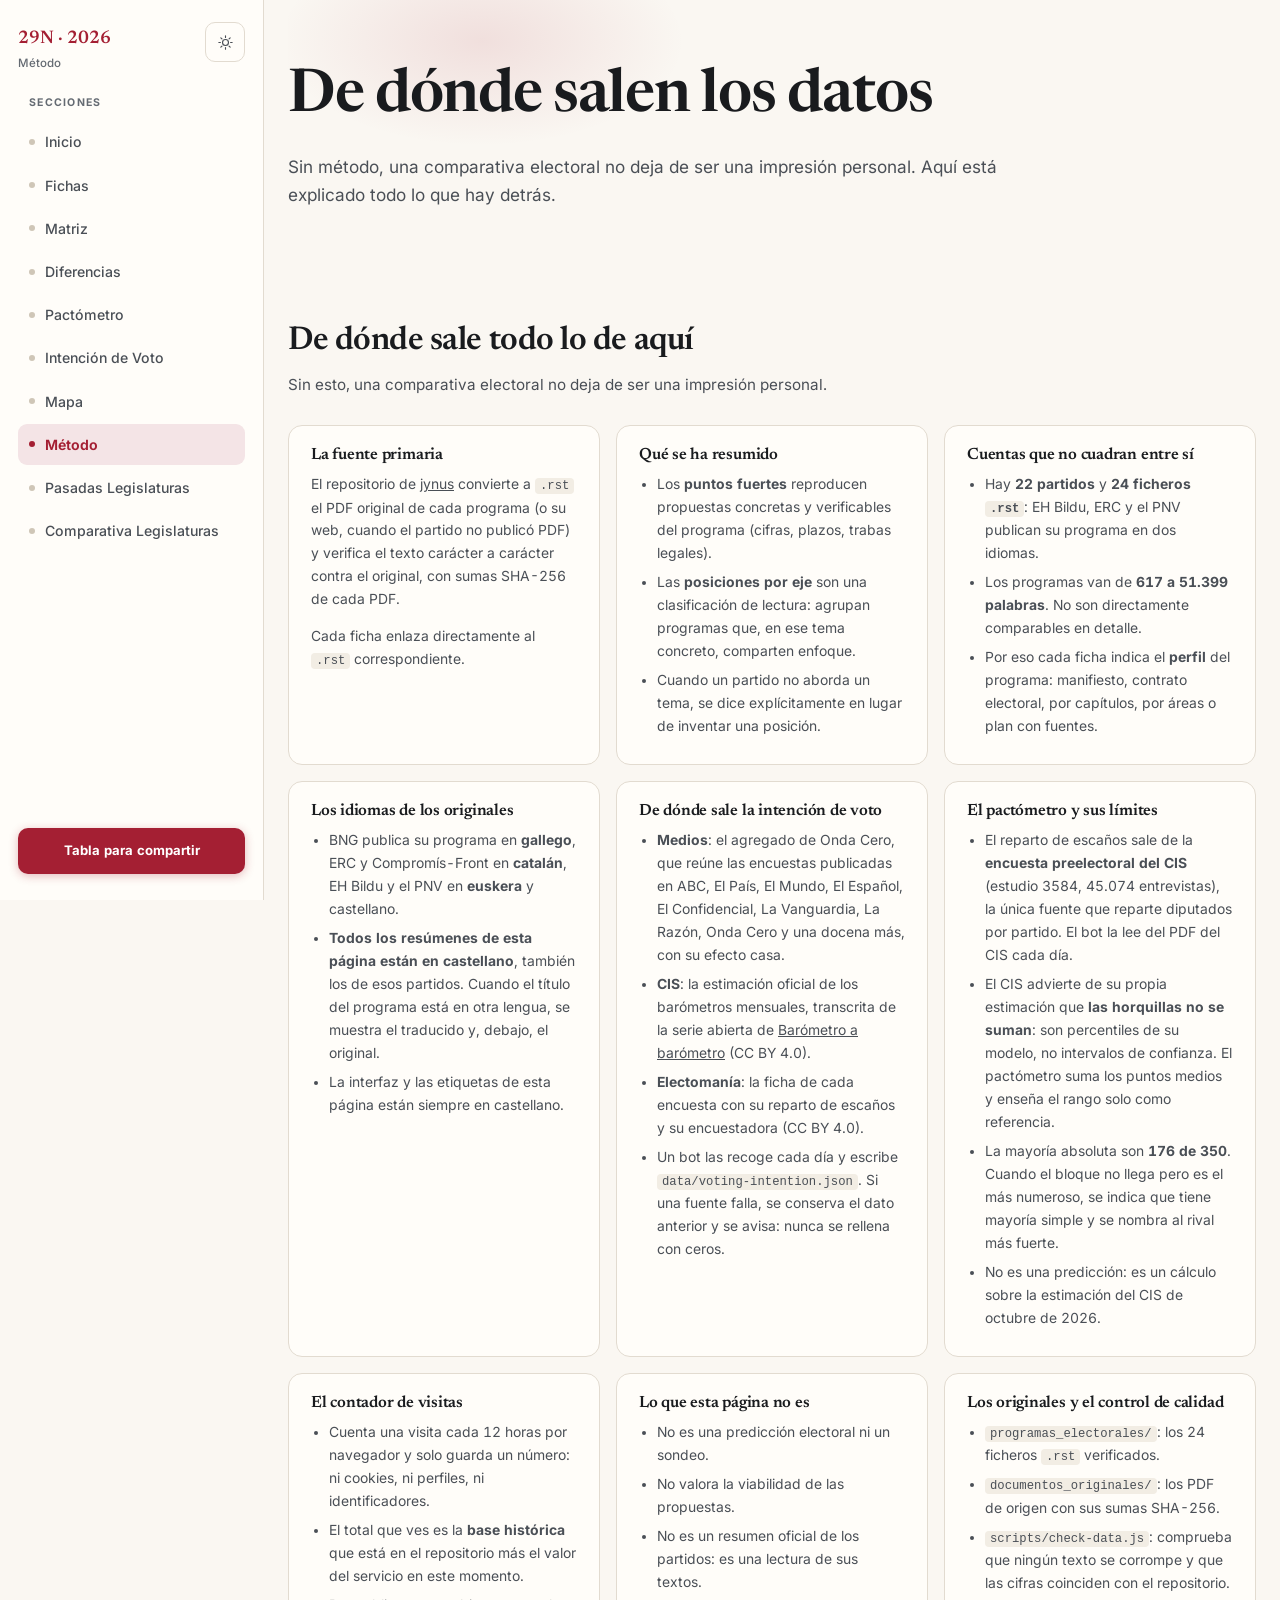
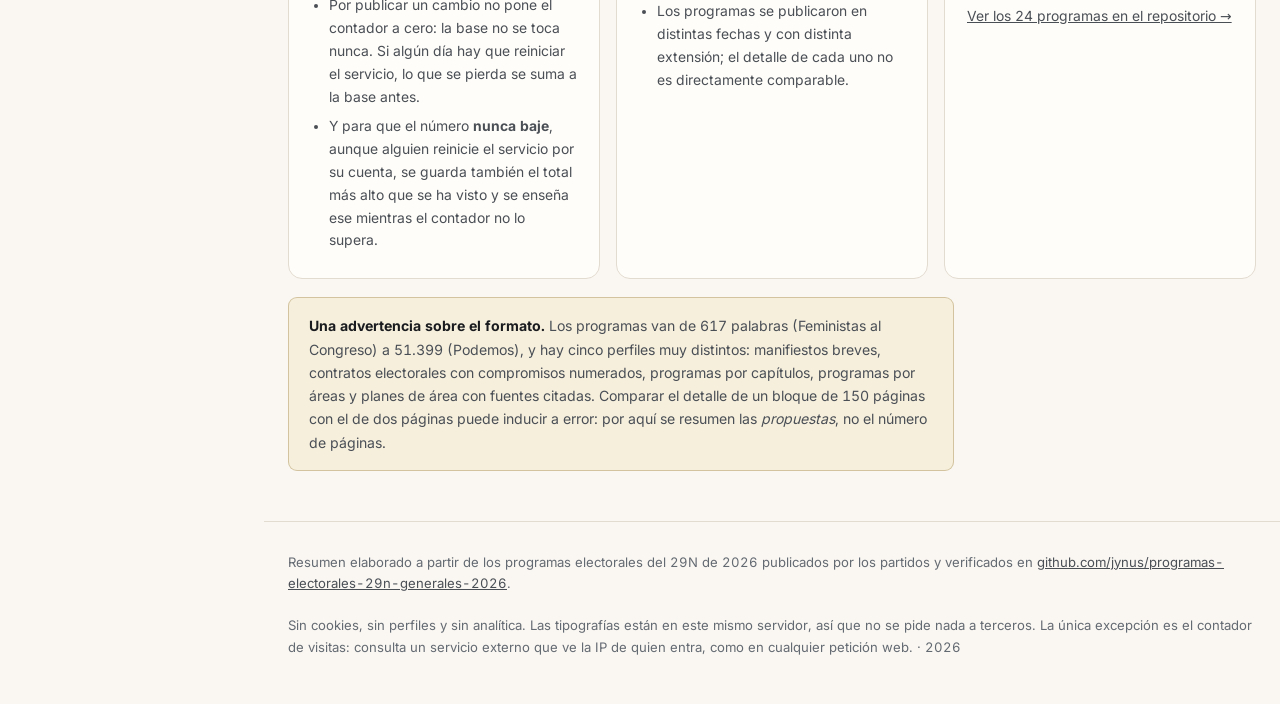
<file: metodo.html>
<!DOCTYPE html>
<html lang="es" data-theme="light">
<head>
<meta charset="utf-8">
<meta name="viewport" content="width=device-width, initial-scale=1">
<title>Método y Fuentes 29N 2026</title>
<meta name="description" content="Método y Fuentes: de dónde sale todo lo de la comparativa de los programas electorales del 29N de 2026.">
<meta name="theme-color" content="#faf7f2">
<meta http-equiv="Content-Security-Policy" content="default-src 'self'; base-uri 'self'; object-src 'none'; form-action 'none'; script-src 'self'; style-src 'self' 'unsafe-inline'; img-src 'self' data:; font-src 'self'; connect-src 'self' https://countapi.mileshilliard.com">
<meta property="og:type" content="website">
<meta property="og:title" content="Método y Fuentes 29N 2026">
<meta property="og:description" content="Método y Fuentes: de dónde sale todo lo de la comparativa de los programas electorales del 29N de 2026.">
<meta property="og:locale" content="es_ES">
<link rel="stylesheet" href="assets/css/fonts.css?v=40">
<link rel="stylesheet" href="assets/css/style.css?v=40">
<link rel="stylesheet" href="assets/css/sidebar.css?v=40">
<link rel="icon" href="data:image/svg+xml,<svg xmlns='http://www.w3.org/2000/svg' viewBox='0 0 100 100'><rect width='100' height='100' rx='18' fill='%23a41f33'/><path d='M28 40h44M28 52h44M28 64h28' stroke='white' stroke-width='7' stroke-linecap='round'/></svg>">
</head>
<body>
<a class="skip" href="#contenido">Saltar al contenido</a>

<header class="topbar">
  <div class="wrap topbar-in">
    <button class="menu-toggle" id="menuToggle" type="button" aria-label="Abrir menú" aria-expanded="false" aria-controls="menuNav"><span></span><span></span><span></span></button>
    <a class="brand" href="index.html"><b>29N · 2026</b><span>Método</span></a>
    <nav class="nav" id="menuNav" aria-label="Secciones">
      <span class="nav-label" aria-hidden="true">Secciones</span>
      <a href="index.html">Inicio</a>
      <a href="fichas.html">Fichas</a>
      <a href="matriz.html">Matriz</a>
      <a href="temas.html">Diferencias</a>
      <a href="pacto.html">Pactómetro</a>
      <a href="voto.html">Intención de Voto</a>
      <a href="mapa.html">Mapa</a>
      <a href="metodo.html" aria-current="page">Método</a>
      <a href="pasadas-legislaturas.html">Pasadas Legislaturas</a>
      <a href="comparativa-legislaturas.html">Comparativa Legislaturas</a>
    </nav>
    <a class="topbar-cta" href="comparador.html">Tabla para compartir</a>
    <span class="visits" id="visits" hidden title="Visitas a esta página">
      <svg width="13" height="13" viewBox="0 0 24 24" fill="none" stroke="currentColor" stroke-width="2" stroke-linecap="round" stroke-linejoin="round" aria-hidden="true"><path d="M2 12s3.6-7 10-7 10 7 10 7-3.6 7-10 7-10-7-10-7Z"/><circle cx="12" cy="12" r="3"/></svg>
      <b id="visitsN">—</b> <span id="visitsWord">visitas</span>
    </span>
    <button class="icon-btn" id="themeBtn" type="button" aria-label="Cambiar a tema oscuro" aria-pressed="false">
      <svg width="17" height="17" viewBox="0 0 24 24" fill="none" stroke="currentColor" stroke-width="1.6" stroke-linecap="round" stroke-linejoin="round" aria-hidden="true"><circle cx="12" cy="12" r="4.2"/><path d="M12 2.6v2.2M12 19.2v2.2M21.4 12h-2.2M4.8 12H2.6M18.6 5.4l-1.6 1.6M7 17l-1.6 1.6M18.6 18.6 17 17M7 7 5.4 5.4"/></svg>
    </button>
  </div>
</header>

<main id="contenido">
  <div class="wrap">
    <section class="hero">
      <h1>De dónde salen los datos</h1>
      <p class="lead">Sin método, una comparativa electoral no deja de ser una impresión personal. Aquí está explicado todo lo que hay detrás.</p>

    </section>
  </div>
<div class="wrap">
    <section id="metodo">
      <div class="sec-head">
        <h2>De dónde sale todo lo de aquí</h2>
        <p>Sin esto, una comparativa electoral no deja de ser una impresión personal.</p>
      </div>

      <div class="method">
        <div class="mbox">
          <h3>La fuente primaria</h3>
          <p>
            El repositorio de <a href="https://github.com/jynus/programas-electorales-29n-generales-2026" target="_blank" rel="noopener">jynus</a>
            convierte a <code>.rst</code> el PDF original de cada programa (o su web, cuando el partido no publicó PDF) y verifica
            el texto carácter a carácter contra el original, con sumas SHA-256 de cada PDF.
          </p>
          <p>Cada ficha enlaza directamente al <code>.rst</code> correspondiente.</p>
        </div>
        <div class="mbox">
          <h3>Qué se ha resumido</h3>
          <ul>
            <li>Los <b>puntos fuertes</b> reproducen propuestas concretas y verificables del programa (cifras, plazos, trabas legales).</li>
            <li>Las <b>posiciones por eje</b> son una clasificación de lectura: agrupan programas que, en ese tema concreto, comparten enfoque.</li>
            <li>Cuando un partido no aborda un tema, se dice explícitamente en lugar de inventar una posición.</li>
          </ul>
        </div>
        <div class="mbox">
          <h3>Cuentas que no cuadran entre sí</h3>
          <ul>
            <li>Hay <b>22 partidos</b> y <b>24 ficheros <code>.rst</code></b>: EH Bildu, ERC y el PNV publican su programa en dos idiomas.</li>
            <li>Los programas van de <b>617 a 51.399 palabras</b>. No son directamente comparables en detalle.</li>
            <li>Por eso cada ficha indica el <b>perfil</b> del programa: manifiesto, contrato electoral, por capítulos, por áreas o plan con fuentes.</li>
          </ul>
        </div>
        <div class="mbox">
          <h3>Los idiomas de los originales</h3>
          <ul>
            <li>BNG publica su programa en <b>gallego</b>, ERC y Compromís-Front en <b>catalán</b>, EH Bildu y el PNV en <b>euskera</b> y castellano.</li>
            <li><b>Todos los resúmenes de esta página están en castellano</b>, también los de esos partidos. Cuando el título del programa está en otra lengua, se muestra el traducido y, debajo, el original.</li>
            <li>La interfaz y las etiquetas de esta página están siempre en castellano.</li>
          </ul>
        </div>
        <div class="mbox">
          <h3>De dónde sale la intención de voto</h3>
          <ul>
            <li><b>Medios</b>: el agregado de Onda Cero, que reúne las encuestas publicadas en ABC, El País, El Mundo, El Español, El Confidencial, La Vanguardia, La Razón, Onda Cero y una docena más, con su efecto casa.</li>
            <li><b>CIS</b>: la estimación oficial de los barómetros mensuales, transcrita de la serie abierta de <a href="https://gastiaso.github.io/barometros/" target="_blank" rel="noopener">Barómetro a barómetro</a> (CC BY 4.0).</li>
            <li><b>Electomanía</b>: la ficha de cada encuesta con su reparto de escaños y su encuestadora (CC BY 4.0).</li>
            <li>Un bot las recoge cada día y escribe <code>data/voting-intention.json</code>. Si una fuente falla, se conserva el dato anterior y se avisa: nunca se rellena con ceros.</li>
          </ul>
        </div>
        <div class="mbox">
          <h3>El pactómetro y sus límites</h3>
          <ul>
            <li>El reparto de escaños sale de la <b>encuesta preelectoral del CIS</b> (estudio 3584, 45.074 entrevistas), la única fuente que reparte diputados por partido. El bot la lee del PDF del CIS cada día.</li>
            <li>El CIS advierte de su propia estimación que <b>las horquillas no se suman</b>: son percentiles de su modelo, no intervalos de confianza. El pactómetro suma los puntos medios y enseña el rango solo como referencia.</li>
            <li>La mayoría absoluta son <b>176 de 350</b>. Cuando el bloque no llega pero es el más numeroso, se indica que tiene mayoría simple y se nombra al rival más fuerte.</li>
            <li>No es una predicción: es un cálculo sobre la estimación del CIS de octubre de 2026.</li>
          </ul>
        </div>
        <div class="mbox">
          <h3>El contador de visitas</h3>
          <ul>
            <li>Cuenta una visita cada 12 horas por navegador y solo guarda un número: ni cookies, ni perfiles, ni identificadores.</li>
            <li>El total que ves es la <b>base histórica</b> que está en el repositorio más el valor del servicio en este momento.</li>
            <li>Por publicar un cambio no pone el contador a cero: la base no se toca nunca. Si algún día hay que reiniciar el servicio, lo que se pierda se suma a la base antes.</li>
            <li>Y para que el número <b>nunca baje</b>, aunque alguien reinicie el servicio por su cuenta, se guarda también el total más alto que se ha visto y se enseña ese mientras el contador no lo supera.</li>
          </ul>
        </div>
        <div class="mbox">
          <h3>Lo que esta página no es</h3>
          <ul>
            <li>No es una predicción electoral ni un sondeo.</li>
            <li>No valora la viabilidad de las propuestas.</li>
            <li>No es un resumen oficial de los partidos: es una lectura de sus textos.</li>
            <li>Los programas se publicaron en distintas fechas y con distinta extensión; el detalle de cada uno no es directamente comparable.</li>
          </ul>
        </div>
        <div class="mbox">
          <h3>Los originales y el control de calidad</h3>
          <ul>
            <li><code>programas_electorales/</code>: los 24 ficheros <code>.rst</code> verificados.</li>
            <li><code>documentos_originales/</code>: los PDF de origen con sus sumas SHA-256.</li>
            <li><code>scripts/check-data.js</code>: comprueba que ningún texto se corrompe y que las cifras coinciden con el repositorio.</li>
          </ul>
          <p style="margin-top:10px"><a href="https://github.com/jynus/programas-electorales-29n-generales-2026/tree/main/programas_electorales" target="_blank" rel="noopener">Ver los 24 programas en el repositorio →</a></p>
        </div>
      </div>

      <div class="note">
        <strong>Una advertencia sobre el formato.</strong> Los programas van de 617 palabras (Feministas al Congreso) a 51.399 (Podemos),
        y hay cinco perfiles muy distintos: manifiestos breves, contratos electorales con compromisos numerados, programas por capítulos,
        programas por áreas y planes de área con fuentes citadas. Comparar el detalle de un bloque de 150 páginas con el de dos páginas
        puede inducir a error: por aquí se resumen las <em>propuestas</em>, no el número de páginas.
      </div>
    </section>
  </div>

</main>

<footer>
  <div class="wrap fcols">
    <div>
      Resumen elaborado a partir de los programas electorales del 29N de 2026 publicados por los partidos y verificados en
      <a href="https://github.com/jynus/programas-electorales-29n-generales-2026" target="_blank" rel="noopener">github.com/jynus/programas-electorales-29n-generales-2026</a>.
    </div>
    <div>Sin cookies, sin perfiles y sin analítica. Las tipografías están en este mismo servidor, así que no se pide nada a terceros. La única excepción es el contador de visitas: consulta un servicio externo que ve la IP de quien entra, como en cualquier petición web. · <span id="year"></span></div>
  </div>
</footer>

<script src="assets/js/elecciones.js?v=40"></script>
<script src="assets/js/data.js?v=40"></script>
<script src="assets/js/sidebar.js?v=40"></script>
<script src="assets/js/legislaturas.js?v=40"></script>
</body>
</html>
</file>
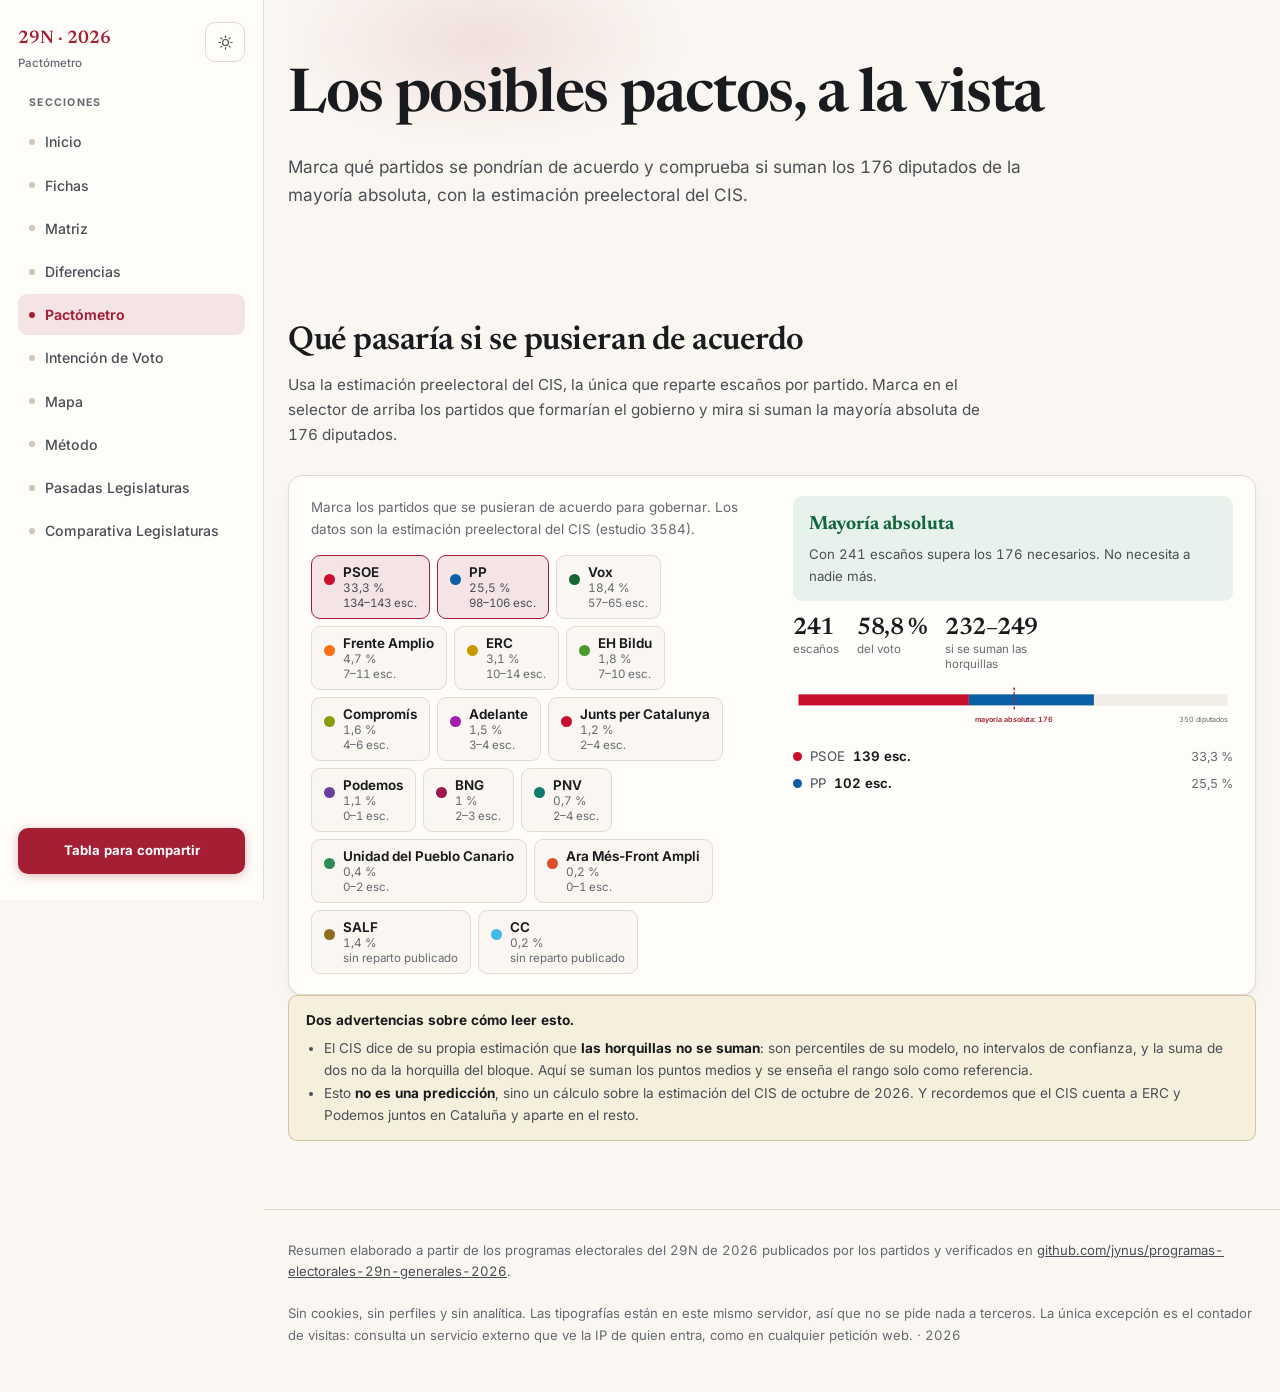
<file: pacto.html>
<!DOCTYPE html>
<html lang="es" data-theme="light">
<head>
<meta charset="utf-8">
<meta name="viewport" content="width=device-width, initial-scale=1">
<title>Pactómetro 29N 2026</title>
<meta name="description" content="Pactómetro de las elecciones del 29N de 2026: qué gobierno podría salir de los acuerdos entre partidos, con la estimación del CIS y la selección de partidos compartida.">
<meta name="theme-color" content="#faf7f2">
<meta http-equiv="Content-Security-Policy" content="default-src 'self'; base-uri 'self'; object-src 'none'; form-action 'none'; script-src 'self'; style-src 'self' 'unsafe-inline'; img-src 'self' data:; font-src 'self'; connect-src 'self' https://countapi.mileshilliard.com">
<meta property="og:type" content="website">
<meta property="og:title" content="Pactómetro 29N 2026">
<meta property="og:description" content="Pactómetro de las elecciones del 29N de 2026: qué gobierno podría salir de los acuerdos entre partidos, con la estimación del CIS y la selección de partidos compartida.">
<meta property="og:locale" content="es_ES">
<link rel="stylesheet" href="assets/css/fonts.css?v=40">
<link rel="stylesheet" href="assets/css/style.css?v=40">
<link rel="stylesheet" href="assets/css/sidebar.css?v=40">
<link rel="icon" href="data:image/svg+xml,<svg xmlns='http://www.w3.org/2000/svg' viewBox='0 0 100 100'><rect width='100' height='100' rx='18' fill='%23a41f33'/><path d='M28 40h44M28 52h44M28 64h28' stroke='white' stroke-width='7' stroke-linecap='round'/></svg>">
</head>
<body>
<a class="skip" href="#contenido">Saltar al contenido</a>

<header class="topbar">
  <div class="wrap topbar-in">
    <button class="menu-toggle" id="menuToggle" type="button" aria-label="Abrir menú" aria-expanded="false" aria-controls="menuNav"><span></span><span></span><span></span></button>
    <a class="brand" href="index.html"><b>29N · 2026</b><span>Pactómetro</span></a>
    <nav class="nav" id="menuNav" aria-label="Secciones">
      <span class="nav-label" aria-hidden="true">Secciones</span>
      <a href="index.html">Inicio</a>
      <a href="fichas.html">Fichas</a>
      <a href="matriz.html">Matriz</a>
      <a href="temas.html">Diferencias</a>
      <a href="pacto.html" aria-current="page">Pactómetro</a>
      <a href="voto.html">Intención de Voto</a>
      <a href="mapa.html">Mapa</a>
      <a href="metodo.html">Método</a>
      <a href="pasadas-legislaturas.html">Pasadas Legislaturas</a>
      <a href="comparativa-legislaturas.html">Comparativa Legislaturas</a>
    </nav>
    <a class="topbar-cta" href="comparador.html">Tabla para compartir</a>
    <span class="visits" id="visits" hidden title="Visitas a esta página">
      <svg width="13" height="13" viewBox="0 0 24 24" fill="none" stroke="currentColor" stroke-width="2" stroke-linecap="round" stroke-linejoin="round" aria-hidden="true"><path d="M2 12s3.6-7 10-7 10 7 10 7-3.6 7-10 7-10-7-10-7Z"/><circle cx="12" cy="12" r="3"/></svg>
      <b id="visitsN">—</b> <span id="visitsWord">visitas</span>
    </span>
    <button class="icon-btn" id="themeBtn" type="button" aria-label="Cambiar a tema oscuro" aria-pressed="false">
      <svg width="17" height="17" viewBox="0 0 24 24" fill="none" stroke="currentColor" stroke-width="1.6" stroke-linecap="round" stroke-linejoin="round" aria-hidden="true"><circle cx="12" cy="12" r="4.2"/><path d="M12 2.6v2.2M12 19.2v2.2M21.4 12h-2.2M4.8 12H2.6M18.6 5.4l-1.6 1.6M7 17l-1.6 1.6M18.6 18.6 17 17M7 7 5.4 5.4"/></svg>
    </button>
  </div>
</header>

<main id="contenido">
  <div class="wrap">
    <section class="hero">
      <h1>Los posibles pactos, a la vista</h1>
      <p class="lead">Marca qué partidos se pondrían de acuerdo y comprueba si suman los 176 diputados de la mayoría absoluta, con la estimación preelectoral del CIS.</p>

    </section>
  </div>
<div class="wrap">
    <section id="pacto-sec">
      <div class="sec-head">
        <h2>Qué pasaría si se pusieran de acuerdo</h2>
        <p>
          Usa la estimación preelectoral del CIS, la única que reparte escaños por partido.
          Marca en el selector de arriba los partidos que formarían el gobierno y mira si suman
          la mayoría absoluta de 176 diputados.
        </p>
      </div>
      <div id="pacto">
        <p class="voto-cargando">Cargando el reparto de escaños…</p>
      </div>
    </section>
  </div>

  <!-- Contenedores que usa app.js para pintar el resto de secciones. -->
  <div hidden aria-hidden="true">
    <div id="stats"></div>
    <div id="spectrum"></div>
    <div id="parties"></div>
    <div id="blocChips"></div>
    <div id="emptyState"></div>
    <div id="live"></div>
    <table id="matrix"></table>
    <div id="matrixHead"></div>
    <div id="matrixBody"></div>
    <div id="matrixCount"></div>
    <div id="matrixShare"></div>
    <button id="copyLinkBtn" type="button"></button>
    <button id="copyTableBtn" type="button"></button>
    <div id="themeIndex"></div>
    <div id="themeBlocks"></div>
    <input type="search" id="search">
    <button id="resetBtn" type="button"></button>
    <div id="selectChips"></div>
    <div id="filtro-cuenta"></div>
    <button id="selTodos" type="button"></button>
    <button id="selNinguno" type="button"></button>
  </div>

</main>

<footer>
  <div class="wrap fcols">
    <div>
      Resumen elaborado a partir de los programas electorales del 29N de 2026 publicados por los partidos y verificados en
      <a href="https://github.com/jynus/programas-electorales-29n-generales-2026" target="_blank" rel="noopener">github.com/jynus/programas-electorales-29n-generales-2026</a>.
    </div>
    <div>Sin cookies, sin perfiles y sin analítica. Las tipografías están en este mismo servidor, así que no se pide nada a terceros. La única excepción es el contador de visitas: consulta un servicio externo que ve la IP de quien entra, como en cualquier petición web. · <span id="year"></span></div>
  </div>
</footer>

<script src="assets/js/elecciones.js?v=40"></script>
<script src="assets/js/data.js?v=40"></script>
<script src="assets/js/app.js?v=40"></script>
<script src="assets/js/datos-voto.js?v=40"></script>
<script src="assets/js/pacto.js?v=40"></script>
<script src="assets/js/sidebar.js?v=40"></script>
</body>
</html>
</file>
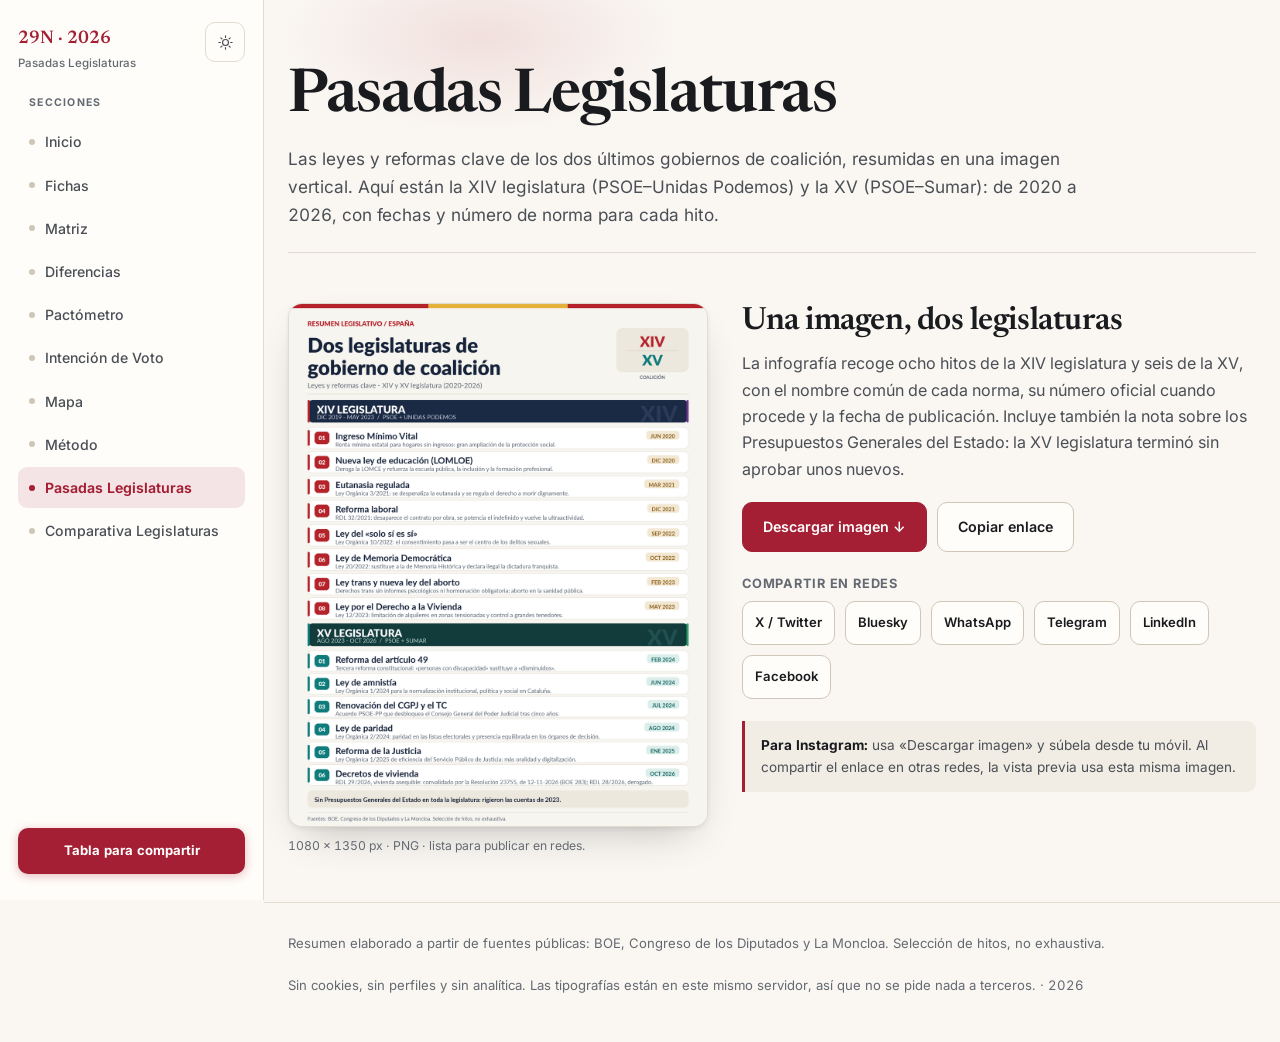
<file: pasadas-legislaturas.html>
<!DOCTYPE html>
<html lang="es" data-theme="light">
<head>
<meta charset="utf-8">
<meta name="viewport" content="width=device-width, initial-scale=1">
<title>Pasadas Legislaturas — Programas electorales 29N 2026</title>
<meta name="description" content="Infografía con las leyes y reformas clave de las XIV y XV legislaturas del Gobierno de coalición en España (2020-2026), lista para compartir por redes.">
<meta name="theme-color" content="#faf7f2">
<meta http-equiv="Content-Security-Policy" content="default-src 'self'; base-uri 'self'; object-src 'none'; form-action 'none'; script-src 'self'; style-src 'self' 'unsafe-inline'; img-src 'self' data:; font-src 'self'; connect-src 'self' https://countapi.mileshilliard.com">
<meta property="og:type" content="website">
<meta property="og:title" content="Pasadas Legislaturas — leyes y reformas clave (2020-2026)">
<meta property="og:description" content="Ocho hitos de la XIV legislatura y seis de la XV en una sola infografía vertical, lista para compartir.">
<meta property="og:locale" content="es_ES">
<meta property="og:url" content="https://alejandroid80.github.io/programas-electorales-29n/pasadas-legislaturas.html">
<meta property="og:image" content="https://alejandroid80.github.io/programas-electorales-29n/assets/resumen-legislativo-coalicion.png">
<meta property="og:image:width" content="1080">
<meta property="og:image:height" content="1350">
<meta property="og:image:alt" content="Infografía vertical con las leyes y reformas clave de la XIV y XV legislaturas de España.">
<meta name="twitter:card" content="summary_large_image">
<meta name="twitter:title" content="Pasadas Legislaturas — leyes y reformas clave (2020-2026)">
<meta name="twitter:description" content="Ocho hitos de la XIV legislatura y seis de la XV en una sola infografía vertical, lista para compartir.">
<meta name="twitter:image" content="https://alejandroid80.github.io/programas-electorales-29n/assets/resumen-legislativo-coalicion.png">
<link rel="stylesheet" href="assets/css/fonts.css?v=40">
<link rel="stylesheet" href="assets/css/style.css?v=40">
<link rel="stylesheet" href="assets/css/sidebar.css?v=40">
<link rel="stylesheet" href="assets/css/legislaturas.css?v=40">
<link rel="icon" href="data:image/svg+xml,<svg xmlns='http://www.w3.org/2000/svg' viewBox='0 0 100 100'><rect width='100' height='100' rx='18' fill='%23a41f33'/><path d='M28 40h44M28 52h44M28 64h28' stroke='white' stroke-width='7' stroke-linecap='round'/></svg>">
</head>
<body>
<a class="skip" href="#contenido">Saltar al contenido</a>

<header class="topbar">
  <div class="wrap topbar-in">
    <button class="menu-toggle" id="menuToggle" type="button" aria-label="Abrir menú" aria-expanded="false" aria-controls="menuNav"><span></span><span></span><span></span></button>
    <a class="brand" href="index.html"><b>29N · 2026</b><span>Pasadas Legislaturas</span></a>
    <nav class="nav" id="menuNav" aria-label="Secciones">
      <span class="nav-label" aria-hidden="true">Secciones</span>
      <a href="index.html">Inicio</a>
      <a href="fichas.html">Fichas</a>
      <a href="matriz.html">Matriz</a>
      <a href="temas.html">Diferencias</a>
      <a href="pacto.html">Pactómetro</a>
      <a href="voto.html">Intención de Voto</a>
      <a href="mapa.html">Mapa</a>
      <a href="metodo.html">Método</a>
      <a href="pasadas-legislaturas.html" aria-current="page">Pasadas Legislaturas</a>
      <a href="comparativa-legislaturas.html">Comparativa Legislaturas</a>
    </nav>
    <a class="topbar-cta" href="comparador.html">Tabla para compartir</a>
    <button class="icon-btn" id="themeBtn" type="button" aria-label="Cambiar a tema oscuro" aria-pressed="false">
      <svg width="17" height="17" viewBox="0 0 24 24" fill="none" stroke="currentColor" stroke-width="1.6" stroke-linecap="round" stroke-linejoin="round" aria-hidden="true"><circle cx="12" cy="12" r="4.2"/><path d="M12 2.6v2.2M12 19.2v2.2M21.4 12h-2.2M4.8 12H2.6M18.6 5.4l-1.6 1.6M7 17l-1.6 1.6M18.6 18.6 17 17M7 7 5.4 5.4"/></svg>
    </button>
  </div>
</header>

<main id="contenido">
  <div class="wrap">
    <section class="hero pasadas-hero">
      <h1>Pasadas Legislaturas</h1>
      <p class="lead">
        Las leyes y reformas clave de los dos últimos gobiernos de coalición, resumidas en una imagen vertical.
        Aquí están la XIV legislatura (PSOE–Unidas Podemos) y la XV (PSOE–Sumar): de 2020 a 2026,
        con fechas y número de norma para cada hito.
      </p>
    </section>

    <section class="pasadas-layout" aria-label="Infografía para compartir">
      <figure class="pasadas-fig">
        <img class="pasadas-image" src="assets/resumen-legislativo-coalicion.png?v=40" width="1080" height="1350" alt="Infografía vertical: Dos legislaturas de gobierno de coalición, con ocho hitos de la XIV legislatura y seis de la XV">
        <figcaption>1080 × 1350 px · PNG · lista para publicar en redes.</figcaption>
      </figure>

      <div class="pasadas-copy">
        <h2>Una imagen, dos legislaturas</h2>
        <p>
          La infografía recoge ocho hitos de la XIV legislatura y seis de la XV, con el nombre común de cada norma,
          su número oficial cuando procede y la fecha de publicación. Incluye también la nota sobre los Presupuestos
          Generales del Estado: la XV legislatura terminó sin aprobar unos nuevos.
        </p>

        <div class="btn-row pasadas-actions">
          <a class="btn primary" href="assets/resumen-legislativo-coalicion.png?v=40" download="pasadas-legislaturas-29n.png">Descargar imagen ↓</a>
          <button class="btn" id="shareNative" type="button" hidden>Compartir con…</button>
          <button class="btn" id="copyLink" type="button">Copiar enlace</button>
        </div>

        <h3>Compartir en redes</h3>
        <div class="btn-row share-row">
          <a class="btn" href="https://twitter.com/intent/tweet?text=Leyes%20y%20reformas%20clave%20de%20las%20XIV%20y%20XV%20legislaturas%20del%20Gobierno%20de%20coalici%C3%B3n%2C%20en%20una%20sola%20infograf%C3%ADa.&amp;url=https%3A%2F%2Falejandroid80.github.io%2Fprogramas-electorales-29n%2Fpasadas-legislaturas.html" target="_blank" rel="noopener noreferrer">X / Twitter</a>
          <a class="btn" href="https://bsky.app/intent/compose?text=Leyes%20y%20reformas%20clave%20de%20las%20XIV%20y%20XV%20legislaturas%20del%20Gobierno%20de%20coalici%C3%B3n%2C%20en%20una%20sola%20infograf%C3%ADa.%0Ahttps%3A%2F%2Falejandroid80.github.io%2Fprogramas-electorales-29n%2Fpasadas-legislaturas.html" target="_blank" rel="noopener noreferrer">Bluesky</a>
          <a class="btn" href="https://api.whatsapp.com/send?text=Leyes%20y%20reformas%20clave%20de%20las%20XIV%20y%20XV%20legislaturas%20del%20Gobierno%20de%20coalici%C3%B3n%2C%20en%20una%20sola%20infograf%C3%ADa.%0Ahttps%3A%2F%2Falejandroid80.github.io%2Fprogramas-electorales-29n%2Fpasadas-legislaturas.html" target="_blank" rel="noopener noreferrer">WhatsApp</a>
          <a class="btn" href="https://t.me/share/url?url=https%3A%2F%2Falejandroid80.github.io%2Fprogramas-electorales-29n%2Fpasadas-legislaturas.html&amp;text=Leyes%20y%20reformas%20clave%20de%20las%20XIV%20y%20XV%20legislaturas%20del%20Gobierno%20de%20coalici%C3%B3n" target="_blank" rel="noopener noreferrer">Telegram</a>
          <a class="btn" href="https://www.linkedin.com/sharing/share-offsite/?url=https%3A%2F%2Falejandroid80.github.io%2Fprogramas-electorales-29n%2Fpasadas-legislaturas.html" target="_blank" rel="noopener noreferrer">LinkedIn</a>
          <a class="btn" href="https://www.facebook.com/sharer/sharer.php?u=https%3A%2F%2Falejandroid80.github.io%2Fprogramas-electorales-29n%2Fpasadas-legislaturas.html" target="_blank" rel="noopener noreferrer">Facebook</a>
        </div>

        <div class="pasadas-nota">
          <b>Para Instagram:</b> usa «Descargar imagen» y súbela desde tu móvil. Al compartir el enlace en otras redes,
          la vista previa usa esta misma imagen.
        </div>
      </div>
    </section>
  </div>
</main>

<footer>
  <div class="wrap fcols">
    <div>
      Resumen elaborado a partir de fuentes públicas: BOE, Congreso de los Diputados y La Moncloa. Selección de hitos, no exhaustiva.
    </div>
    <div>Sin cookies, sin perfiles y sin analítica. Las tipografías están en este mismo servidor, así que no se pide nada a terceros. · <span id="year"></span></div>
  </div>
</footer>

<script src="assets/js/legislaturas.js?v=40"></script>
<script src="assets/js/sidebar.js?v=40"></script>
</body>
</html>
</file>
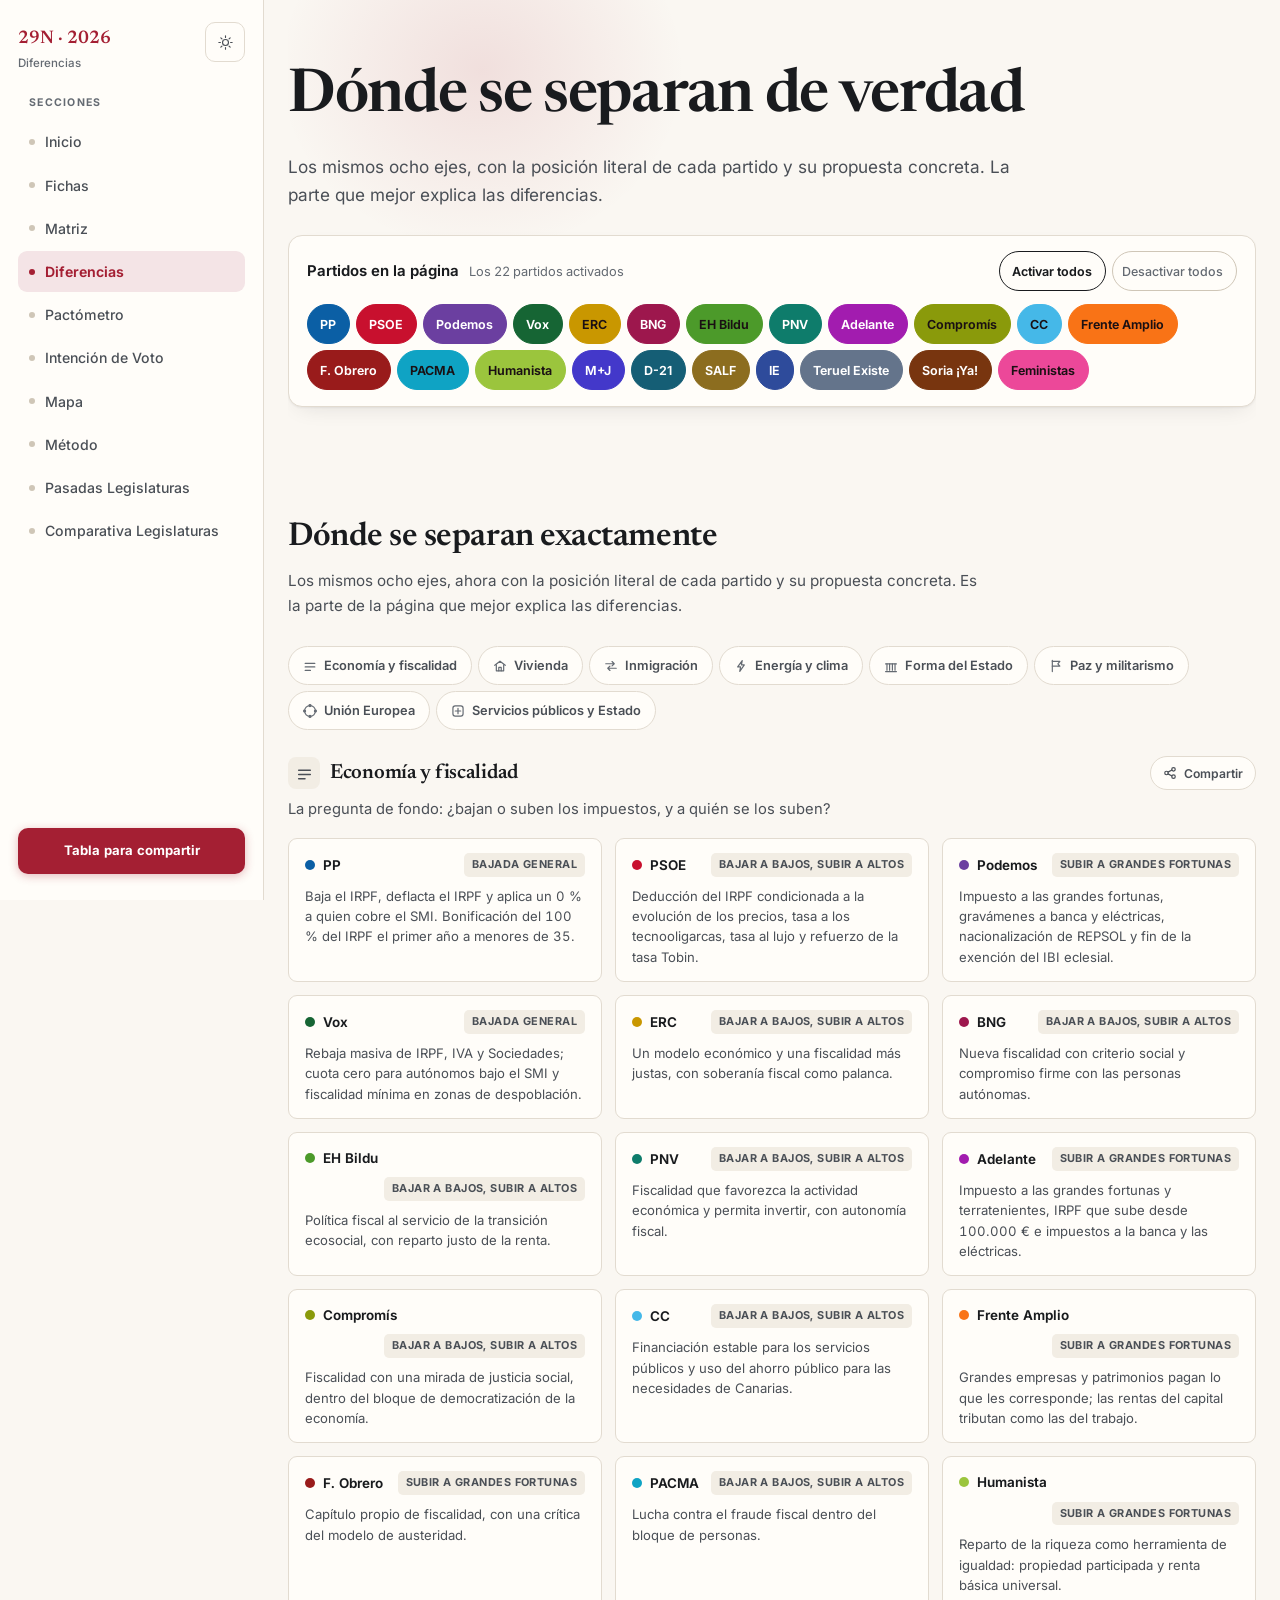
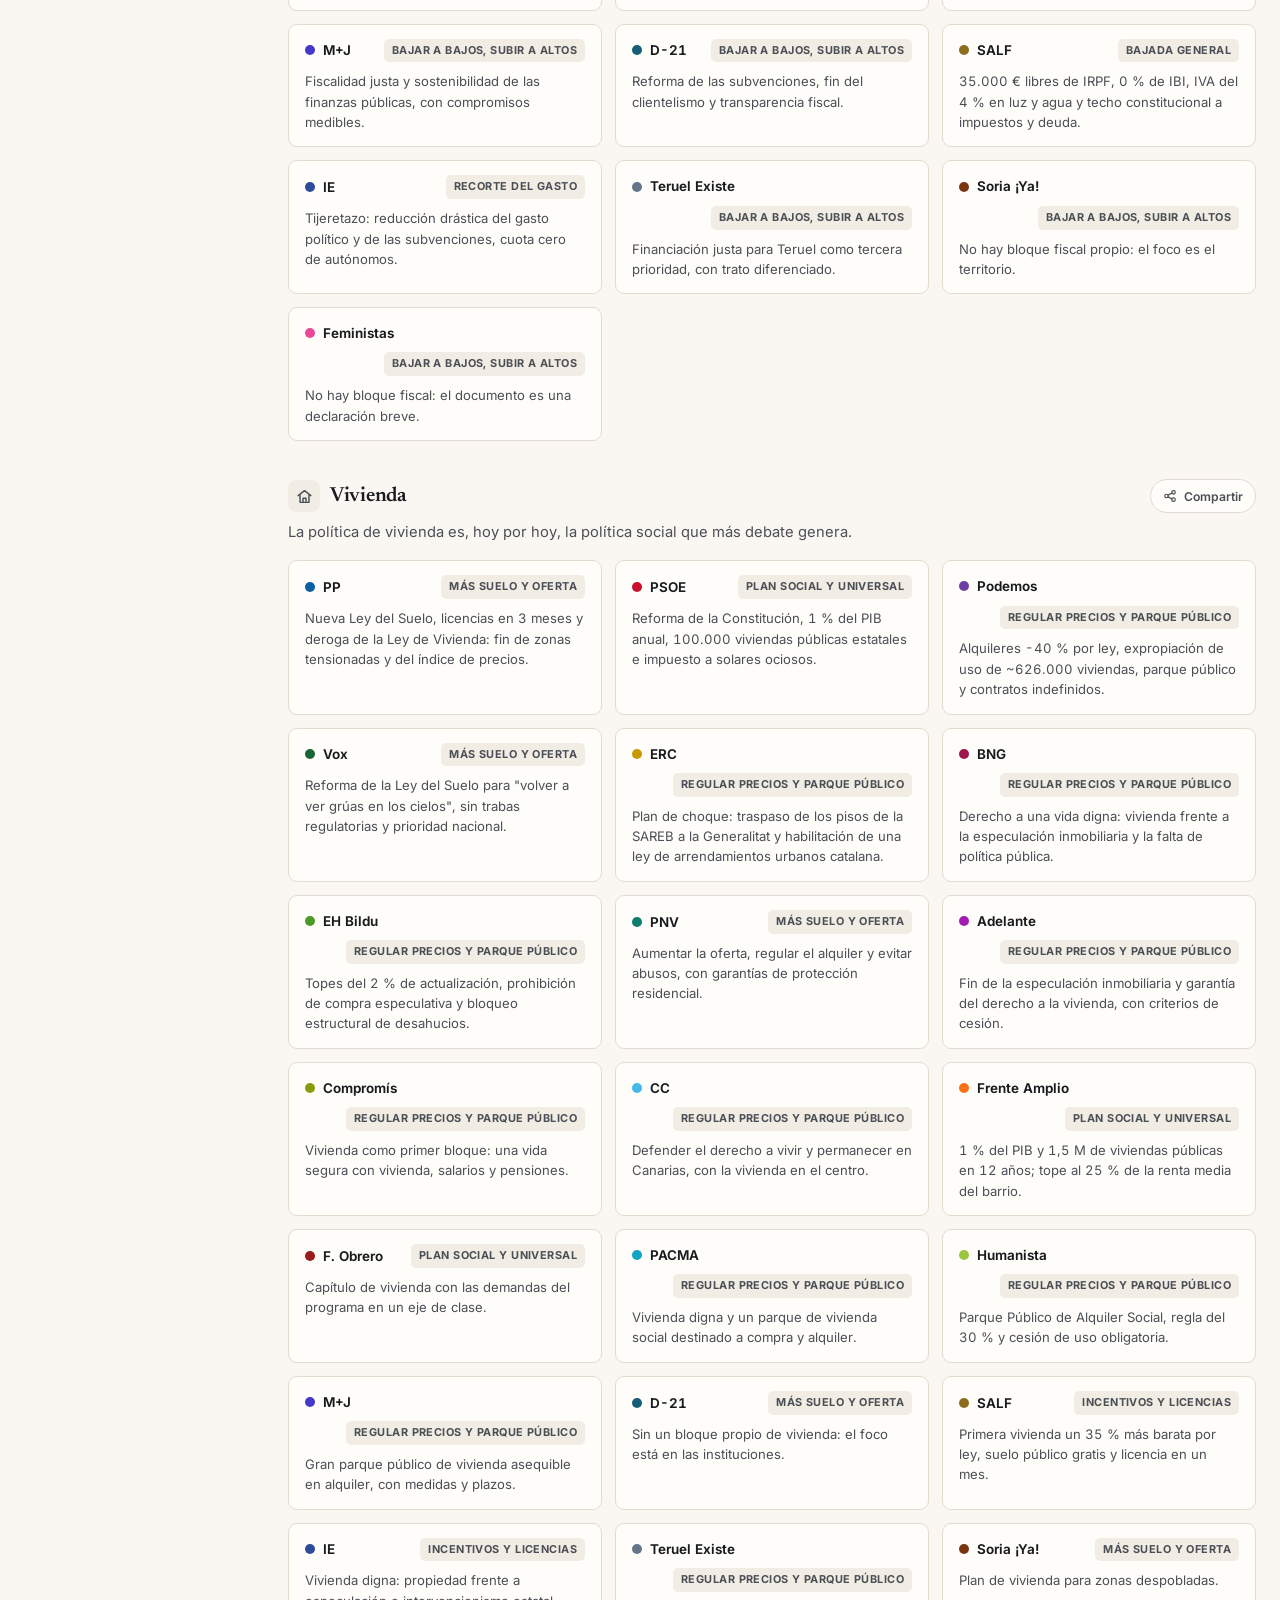
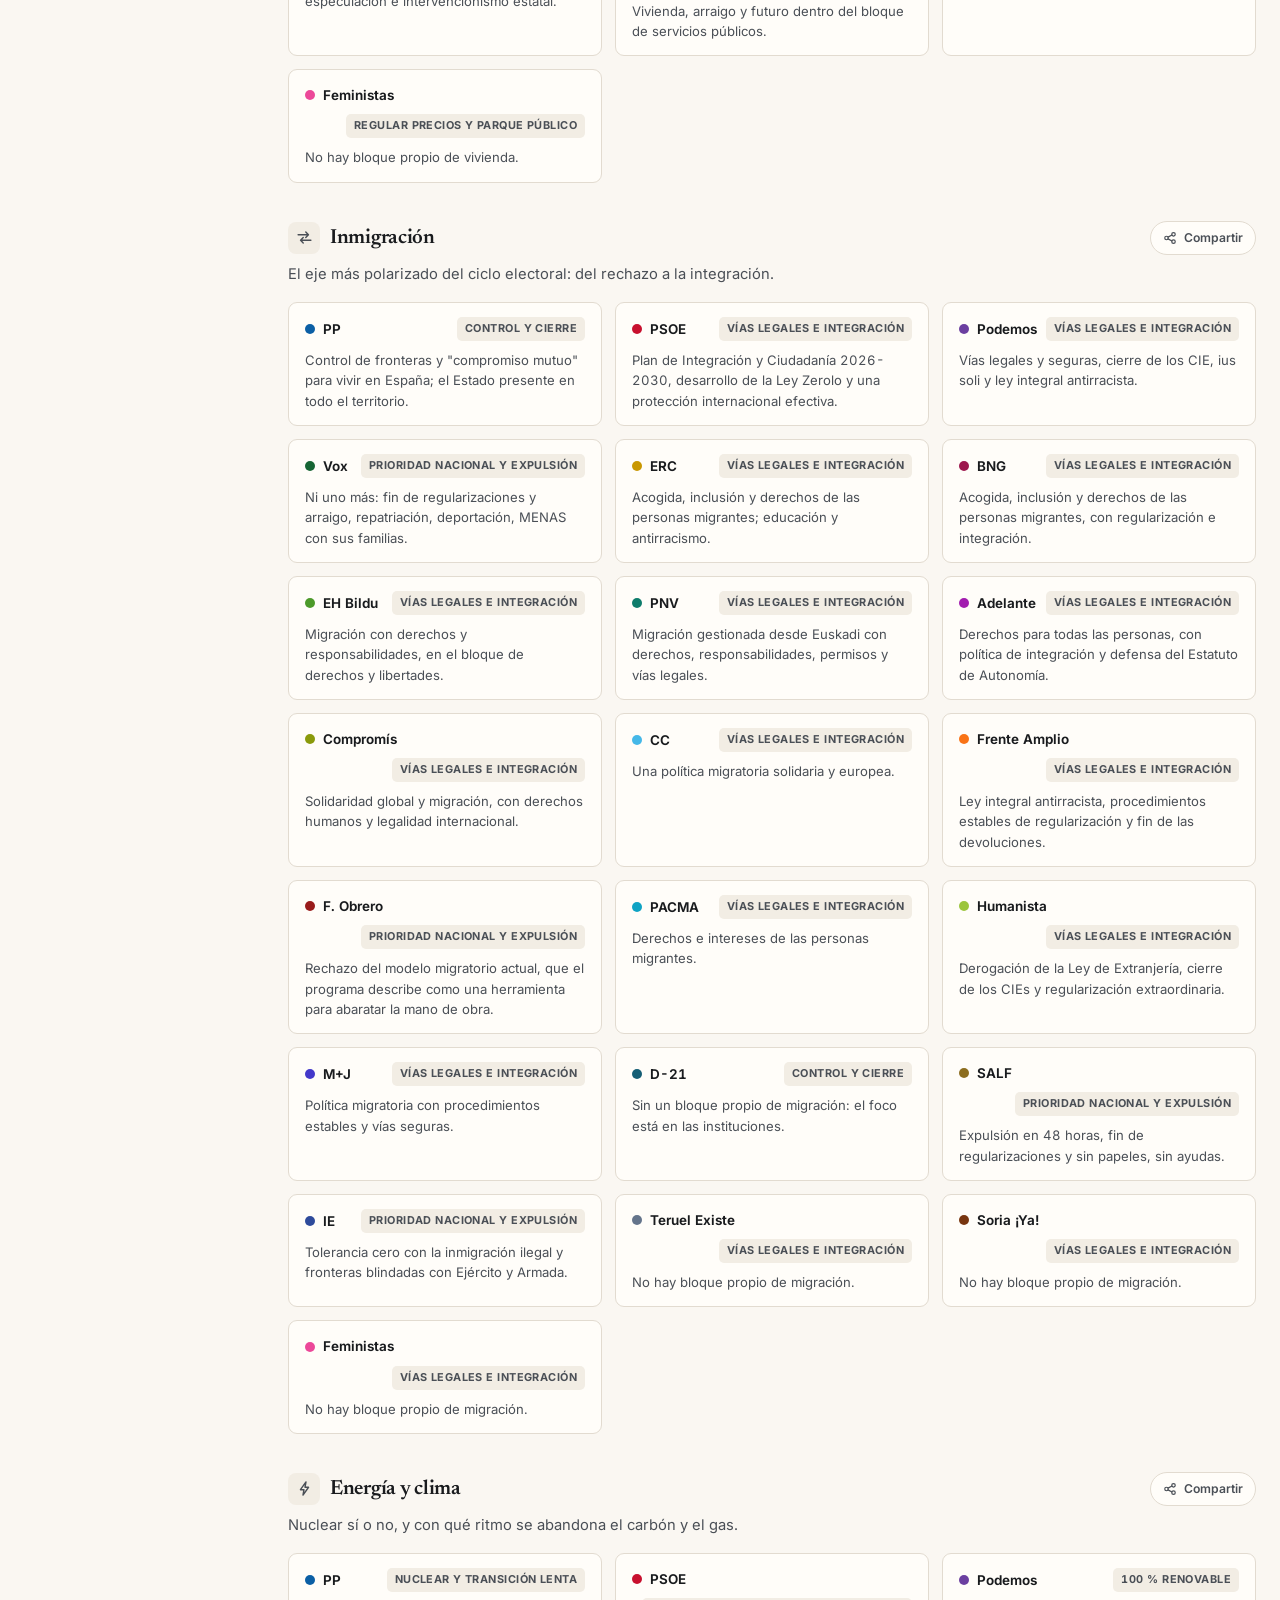
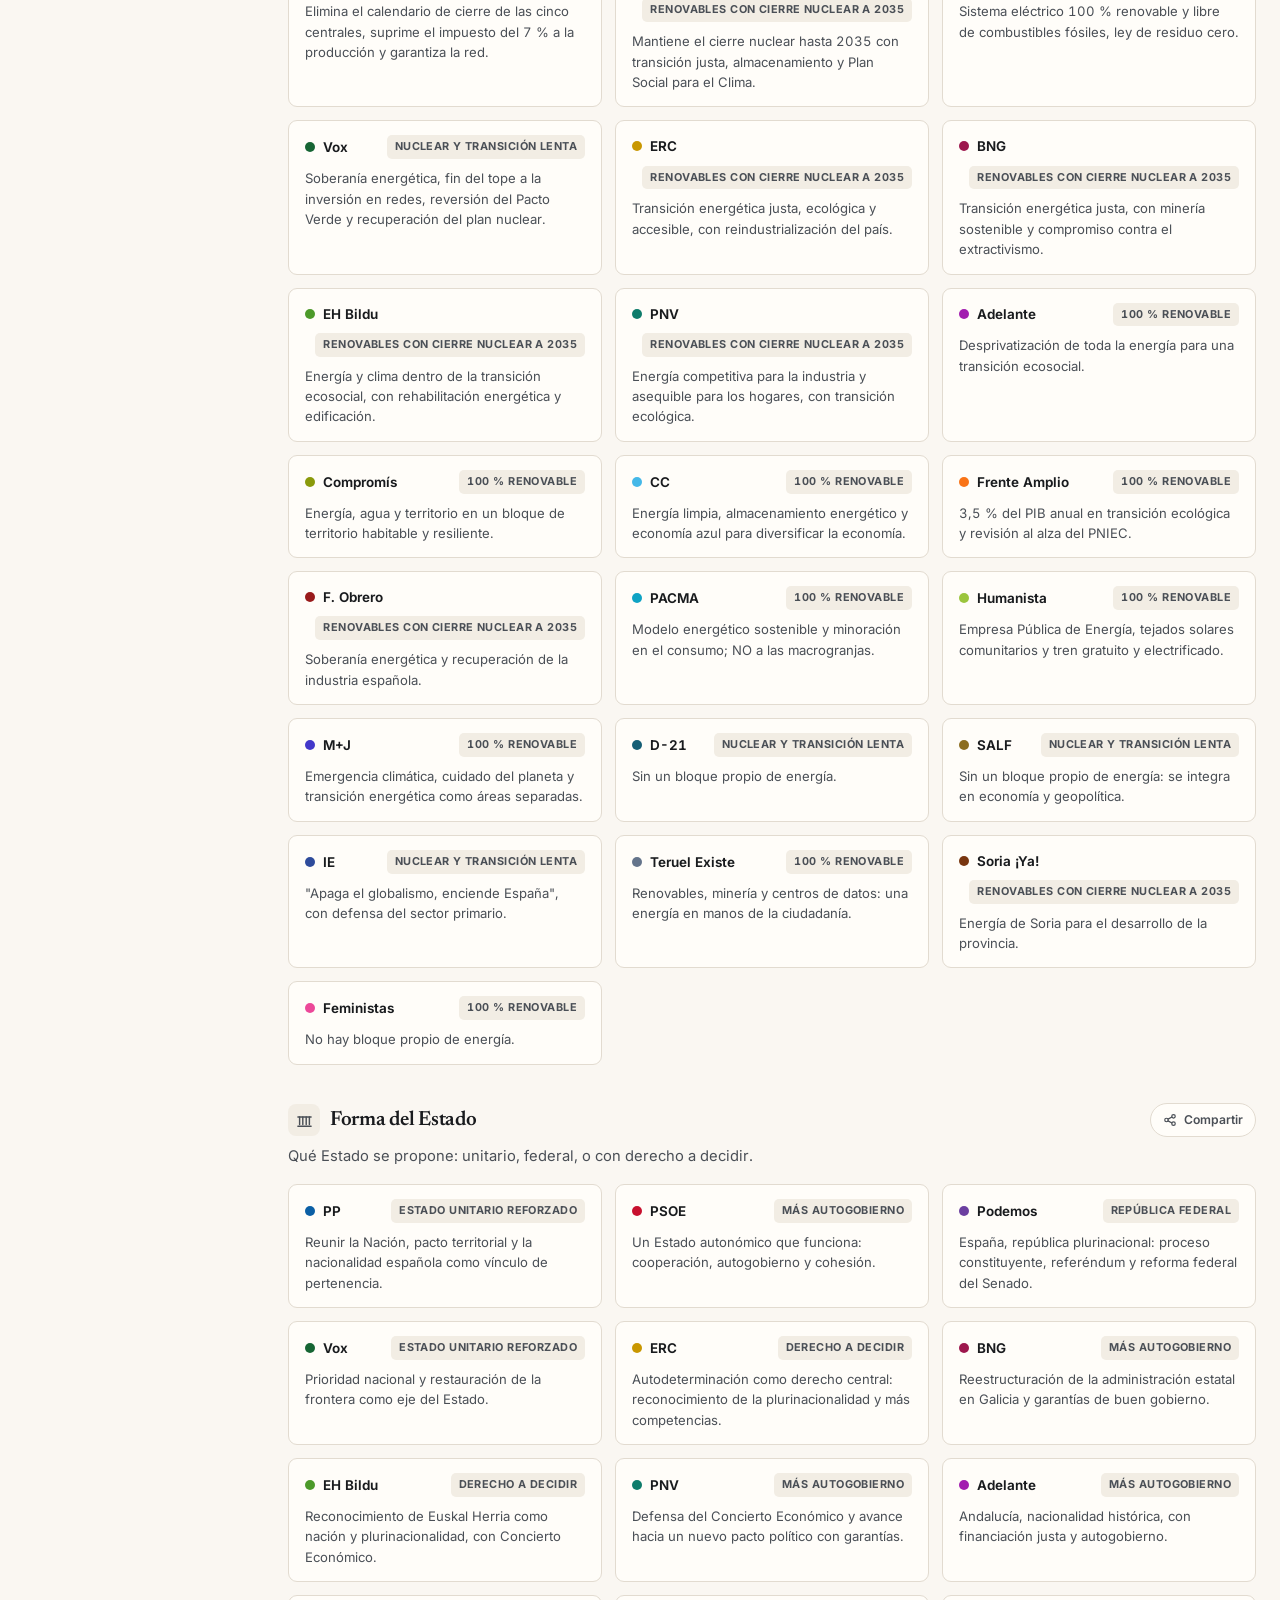
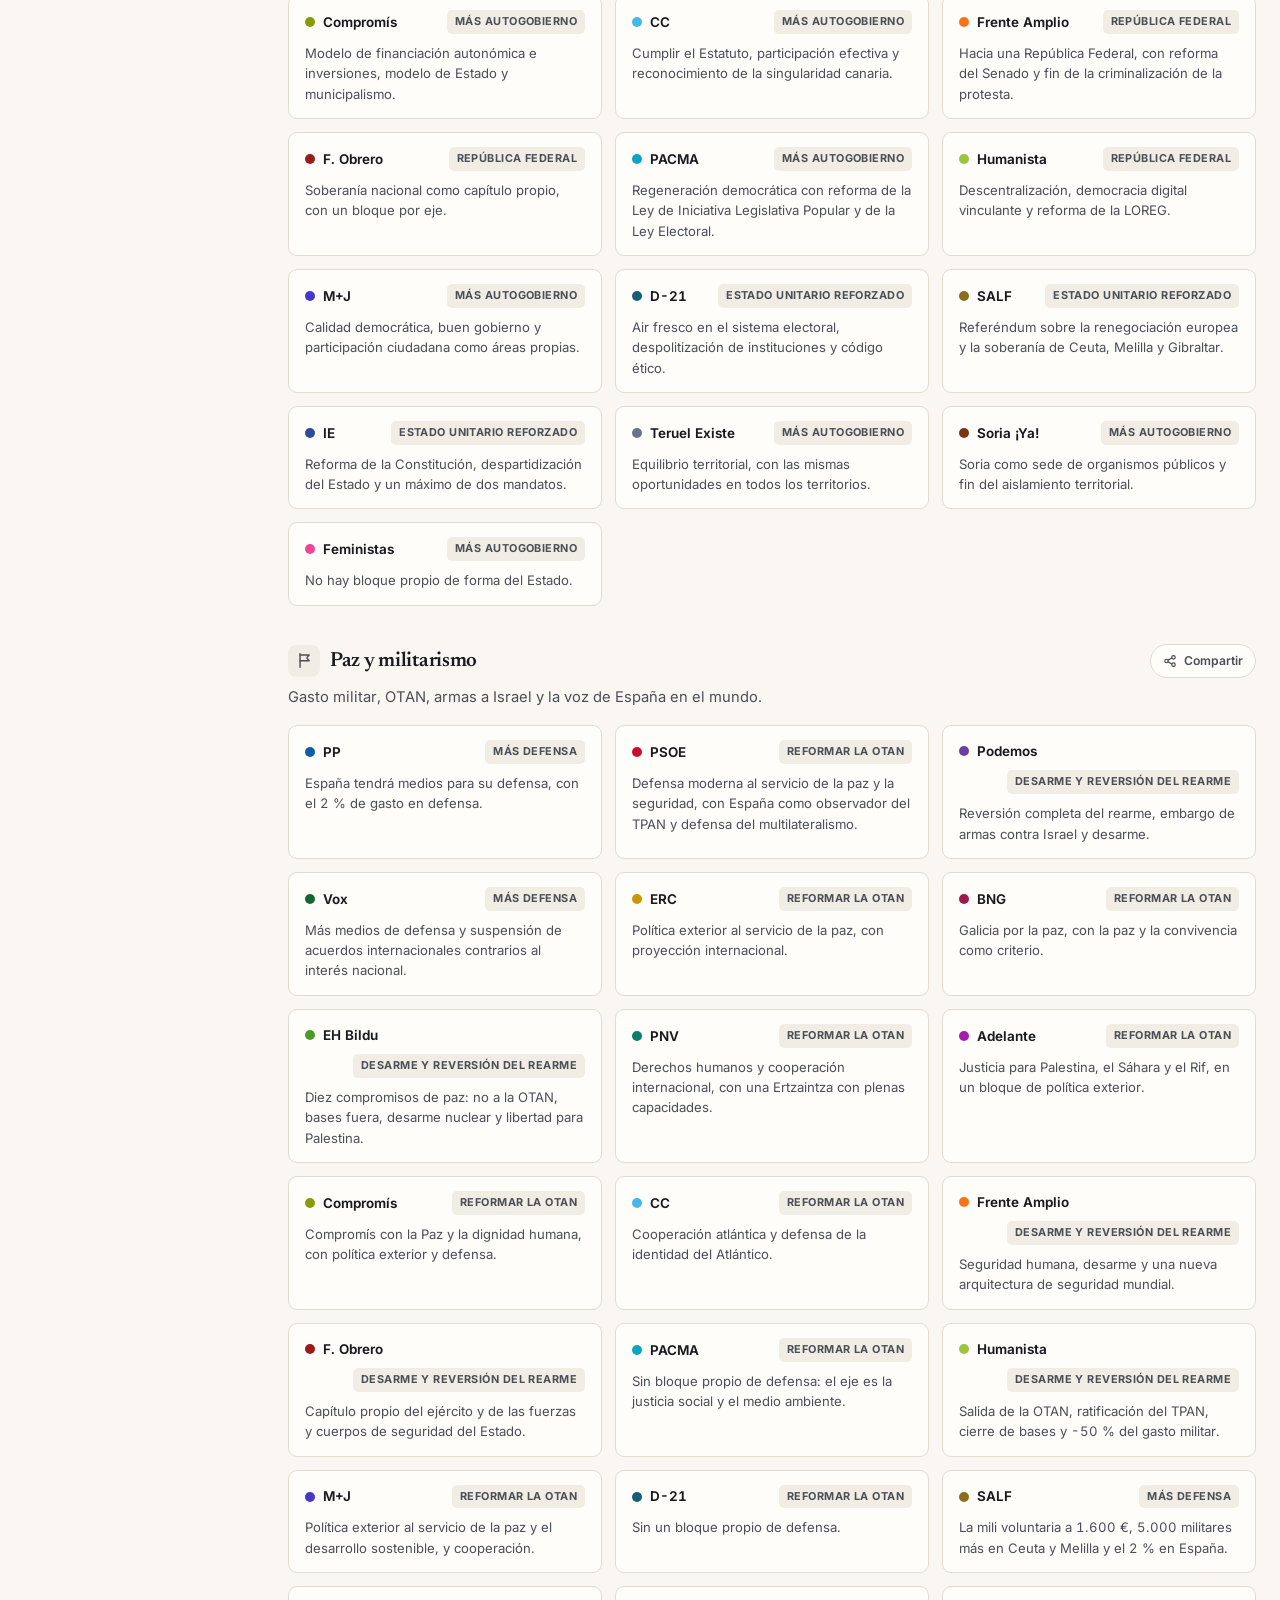
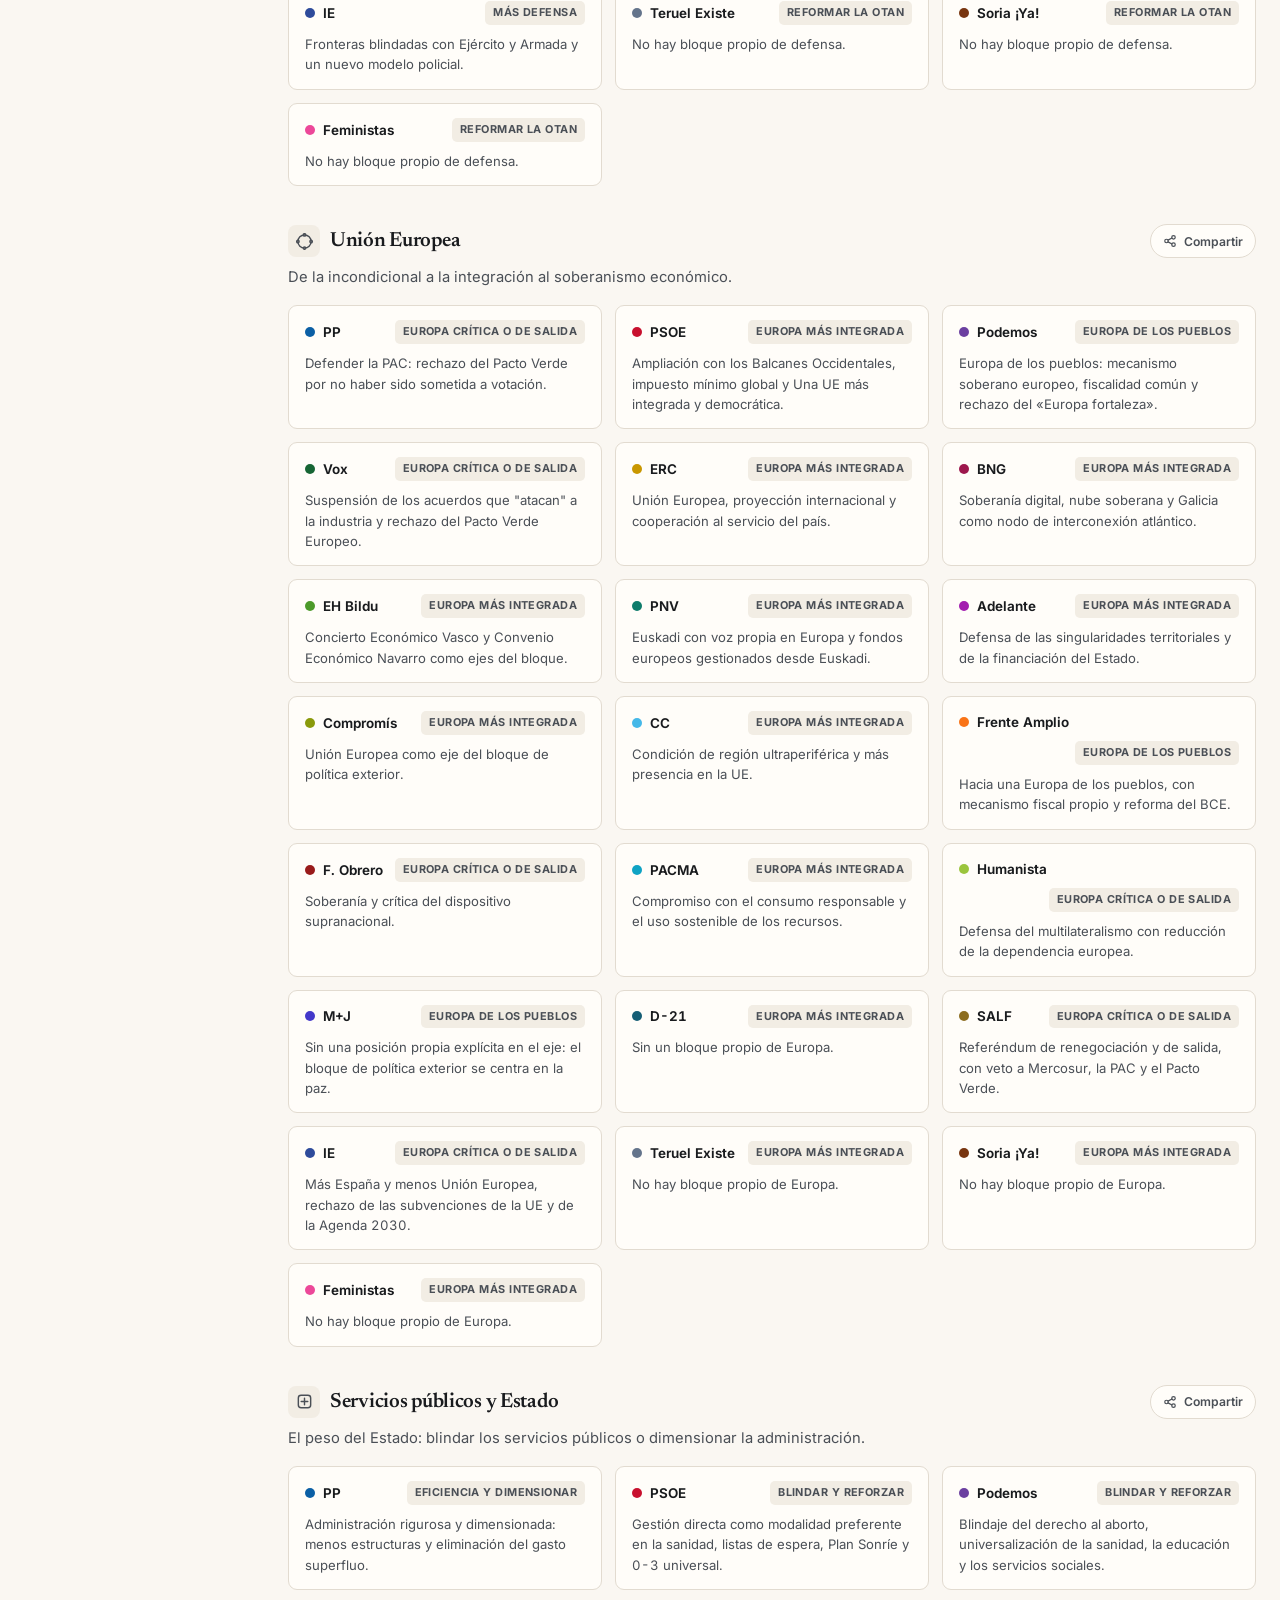
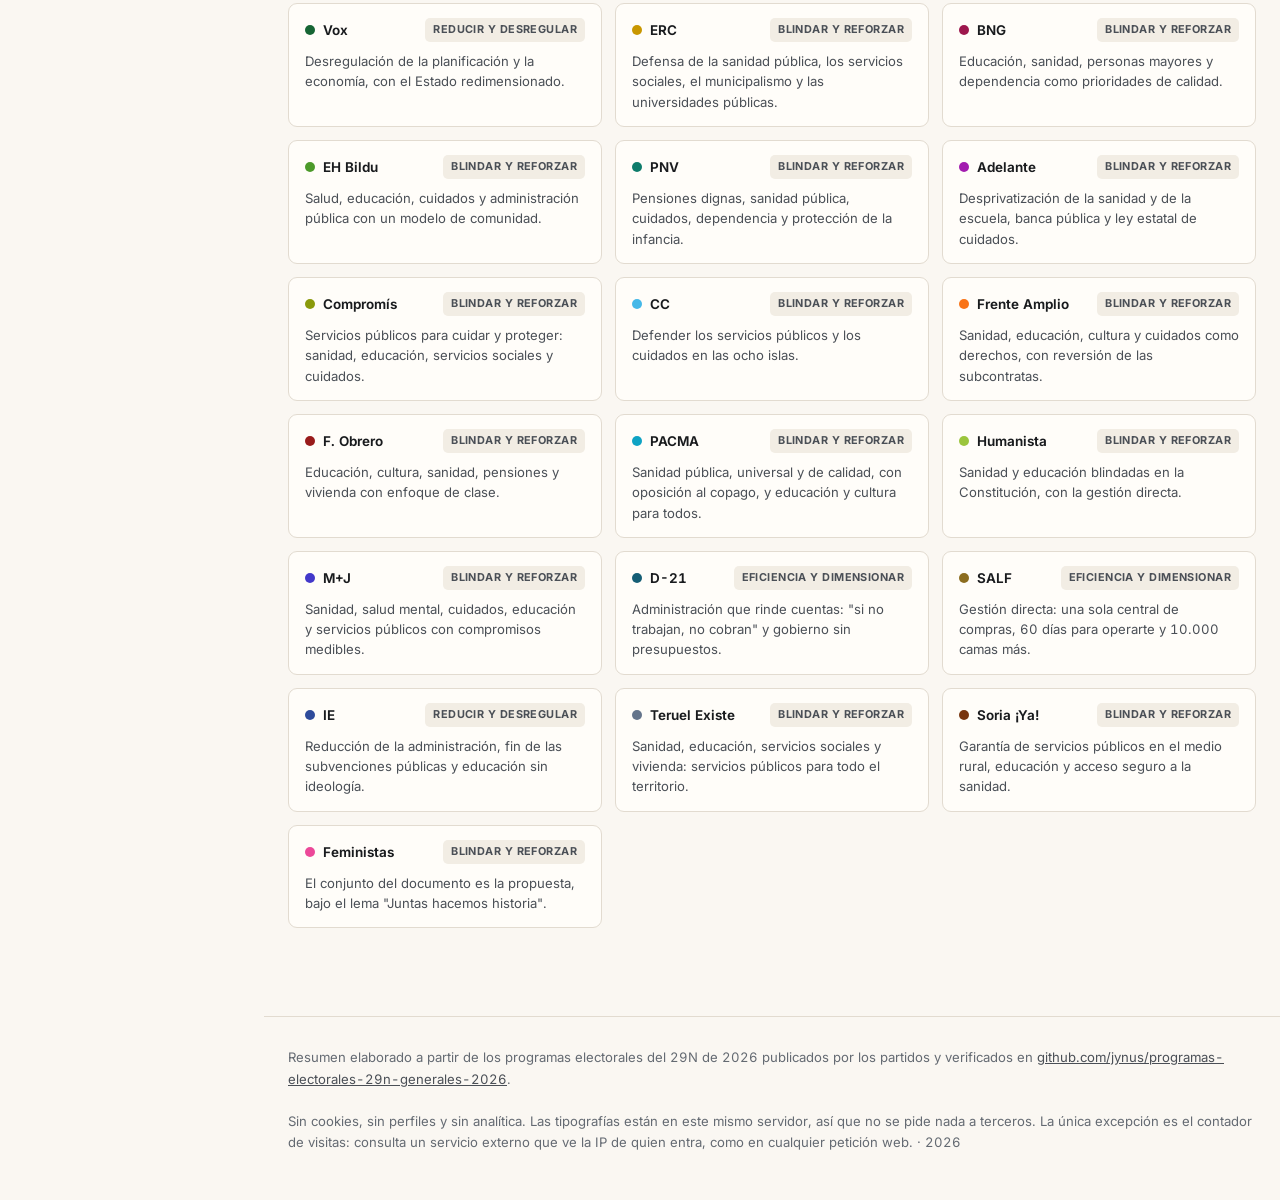
<file: temas.html>
<!DOCTYPE html>
<html lang="es" data-theme="light">
<head>
<meta charset="utf-8">
<meta name="viewport" content="width=device-width, initial-scale=1">
<title>Diferencias por tema 29N 2026</title>
<meta name="description" content="Diferencias por tema entre los 22 programas electorales del 29N de 2026: ocho ejes con la posición literal de cada partido y su propuesta concreta.">
<meta name="theme-color" content="#faf7f2">
<meta http-equiv="Content-Security-Policy" content="default-src 'self'; base-uri 'self'; object-src 'none'; form-action 'none'; script-src 'self'; style-src 'self' 'unsafe-inline'; img-src 'self' data:; font-src 'self'; connect-src 'self' https://countapi.mileshilliard.com">
<meta property="og:type" content="website">
<meta property="og:title" content="Diferencias por tema 29N 2026">
<meta property="og:description" content="Diferencias por tema entre los 22 programas electorales del 29N de 2026: ocho ejes con la posición literal de cada partido y su propuesta concreta.">
<meta property="og:locale" content="es_ES">
<link rel="stylesheet" href="assets/css/fonts.css?v=40">
<link rel="stylesheet" href="assets/css/style.css?v=40">
<link rel="stylesheet" href="assets/css/sidebar.css?v=40">
<link rel="icon" href="data:image/svg+xml,<svg xmlns='http://www.w3.org/2000/svg' viewBox='0 0 100 100'><rect width='100' height='100' rx='18' fill='%23a41f33'/><path d='M28 40h44M28 52h44M28 64h28' stroke='white' stroke-width='7' stroke-linecap='round'/></svg>">
</head>
<body>
<a class="skip" href="#contenido">Saltar al contenido</a>

<header class="topbar">
  <div class="wrap topbar-in">
    <button class="menu-toggle" id="menuToggle" type="button" aria-label="Abrir menú" aria-expanded="false" aria-controls="menuNav"><span></span><span></span><span></span></button>
    <a class="brand" href="index.html"><b>29N · 2026</b><span>Diferencias</span></a>
    <nav class="nav" id="menuNav" aria-label="Secciones">
      <span class="nav-label" aria-hidden="true">Secciones</span>
      <a href="index.html">Inicio</a>
      <a href="fichas.html">Fichas</a>
      <a href="matriz.html">Matriz</a>
      <a href="temas.html" aria-current="page">Diferencias</a>
      <a href="pacto.html">Pactómetro</a>
      <a href="voto.html">Intención de Voto</a>
      <a href="mapa.html">Mapa</a>
      <a href="metodo.html">Método</a>
      <a href="pasadas-legislaturas.html">Pasadas Legislaturas</a>
      <a href="comparativa-legislaturas.html">Comparativa Legislaturas</a>
    </nav>
    <a class="topbar-cta" href="comparador.html">Tabla para compartir</a>
    <span class="visits" id="visits" hidden title="Visitas a esta página">
      <svg width="13" height="13" viewBox="0 0 24 24" fill="none" stroke="currentColor" stroke-width="2" stroke-linecap="round" stroke-linejoin="round" aria-hidden="true"><path d="M2 12s3.6-7 10-7 10 7 10 7-3.6 7-10 7-10-7-10-7Z"/><circle cx="12" cy="12" r="3"/></svg>
      <b id="visitsN">—</b> <span id="visitsWord">visitas</span>
    </span>
    <button class="icon-btn" id="themeBtn" type="button" aria-label="Cambiar a tema oscuro" aria-pressed="false">
      <svg width="17" height="17" viewBox="0 0 24 24" fill="none" stroke="currentColor" stroke-width="1.6" stroke-linecap="round" stroke-linejoin="round" aria-hidden="true"><circle cx="12" cy="12" r="4.2"/><path d="M12 2.6v2.2M12 19.2v2.2M21.4 12h-2.2M4.8 12H2.6M18.6 5.4l-1.6 1.6M7 17l-1.6 1.6M18.6 18.6 17 17M7 7 5.4 5.4"/></svg>
    </button>
  </div>
</header>

<main id="contenido">
  <div class="wrap">
    <section class="hero">
      <h1>Dónde se separan de verdad</h1>
      <p class="lead">Los mismos ocho ejes, con la posición literal de cada partido y su propuesta concreta. La parte que mejor explica las diferencias.</p>
      <div class="sel-partidos">
        <div class="sel-cabecera">
          <div class="sel-titulo">
            <b>Partidos en la página</b>
            <span id="filtro-cuenta">Los 22 partidos activados</span>
          </div>
          <div class="sel-acciones" role="group" aria-label="Activar o desactivar todos los partidos">
            <button class="chip" id="selTodos" type="button" aria-pressed="true">Activar todos</button>
            <button class="chip" id="selNinguno" type="button" aria-pressed="false">Desactivar todos</button>
          </div>
        </div>
        <div class="chips" id="selectChips" role="group" aria-label="Partidos que aparecen en la página"></div>
      </div>
    </section>
  </div>
<div class="wrap">
    <section id="temas">
      <div class="sec-head">
        <h2>Dónde se separan exactamente</h2>
        <p>Los mismos ocho ejes, ahora con la posición literal de cada partido y su propuesta concreta. Es la parte de la página que mejor explica las diferencias.</p>
      </div>
      <div class="theme-index" id="themeIndex" role="navigation" aria-label="Índice de temas"></div>
      <div id="themeBlocks"></div>
    </section>
  </div>

  <!-- Contenedores que usa app.js para pintar el resto de secciones. -->
  <div hidden aria-hidden="true">
    <div id="stats"></div>
    <div id="spectrum"></div>
    <div id="parties"></div>
    <div id="blocChips"></div>
    <div id="emptyState"></div>
    <div id="live"></div>
    <table id="matrix"></table>
    <div id="matrixHead"></div>
    <div id="matrixBody"></div>
    <div id="matrixCount"></div>
    <div id="matrixShare"></div>
    <button id="copyLinkBtn" type="button"></button>
    <button id="copyTableBtn" type="button"></button>
    <input type="search" id="search">
    <button id="resetBtn" type="button"></button>
  </div>

</main>

<footer>
  <div class="wrap fcols">
    <div>
      Resumen elaborado a partir de los programas electorales del 29N de 2026 publicados por los partidos y verificados en
      <a href="https://github.com/jynus/programas-electorales-29n-generales-2026" target="_blank" rel="noopener">github.com/jynus/programas-electorales-29n-generales-2026</a>.
    </div>
    <div>Sin cookies, sin perfiles y sin analítica. Las tipografías están en este mismo servidor, así que no se pide nada a terceros. La única excepción es el contador de visitas: consulta un servicio externo que ve la IP de quien entra, como en cualquier petición web. · <span id="year"></span></div>
  </div>
</footer>

<script src="assets/js/elecciones.js?v=40"></script>
<script src="assets/js/data.js?v=40"></script>
<script src="assets/js/app.js?v=40"></script>
<script src="assets/js/resumen.js?v=40"></script>
<script src="assets/js/sidebar.js?v=40"></script>
</body>
</html>
</file>
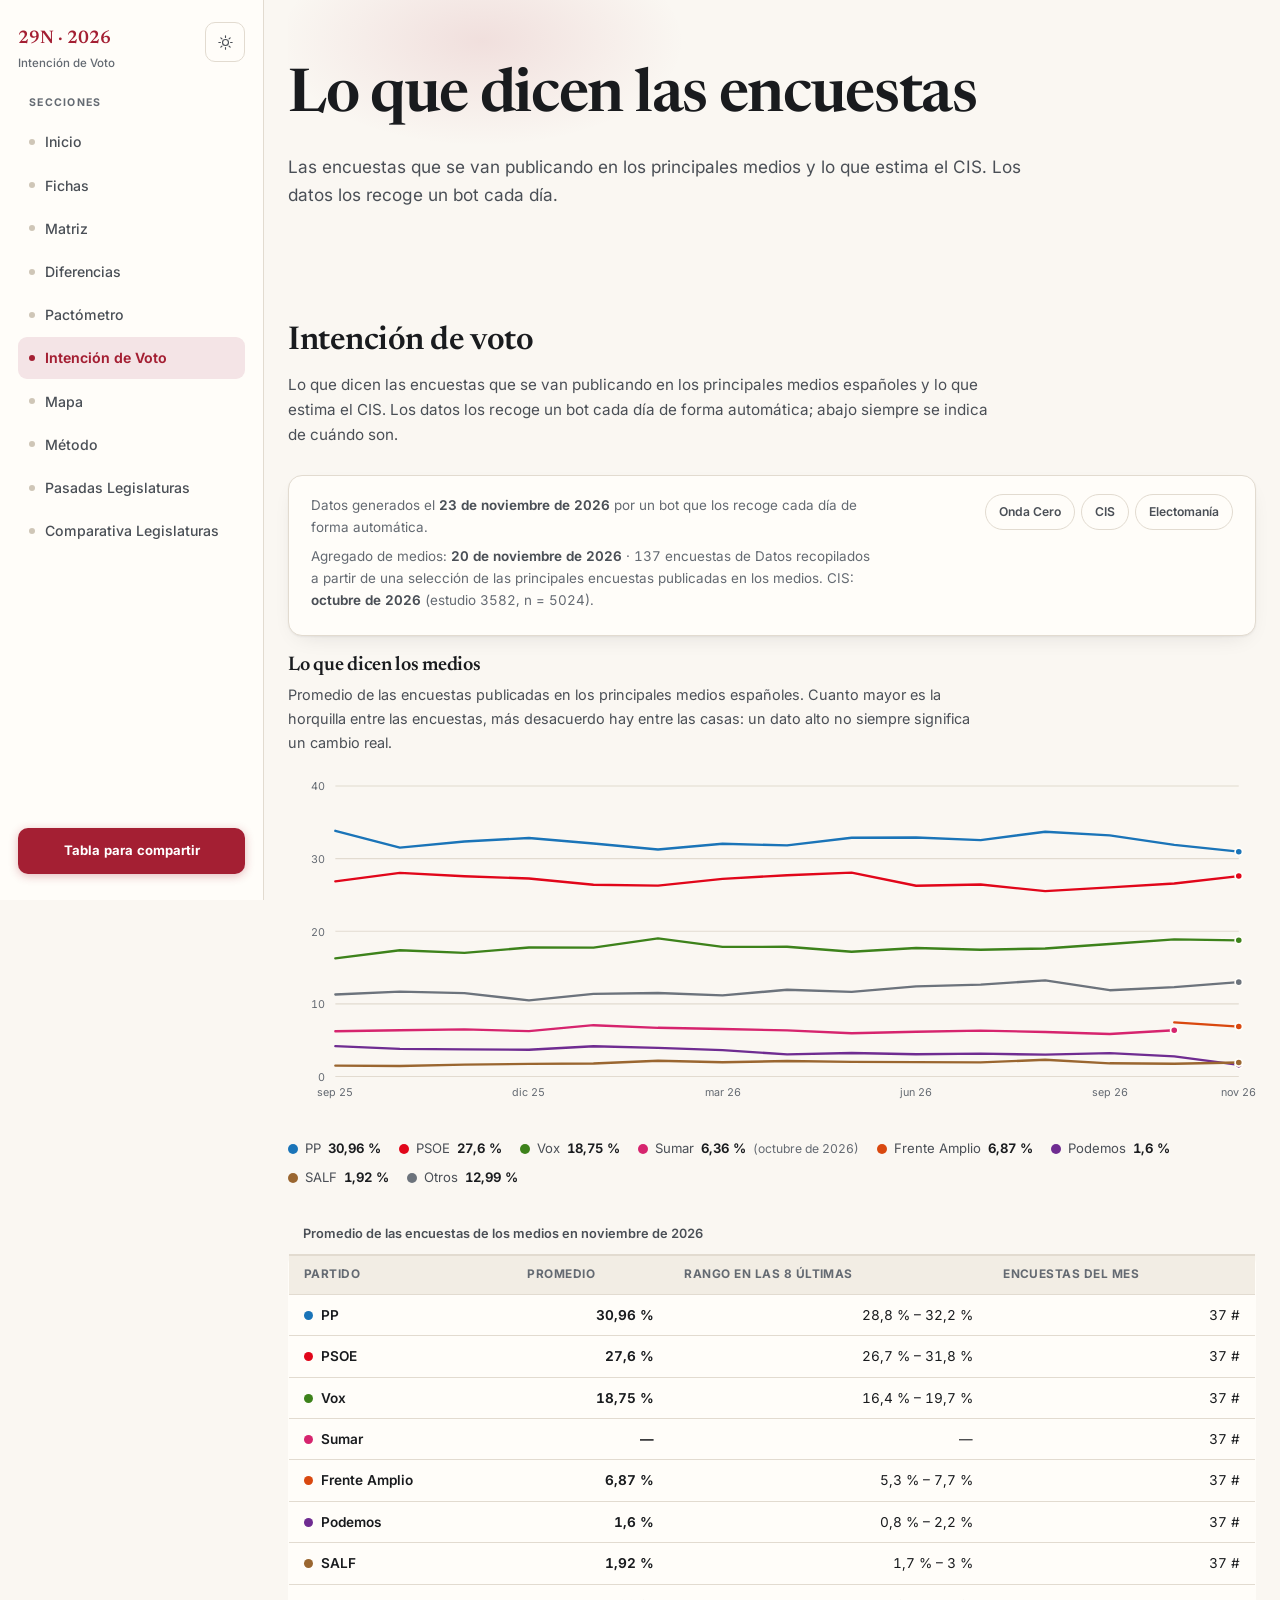
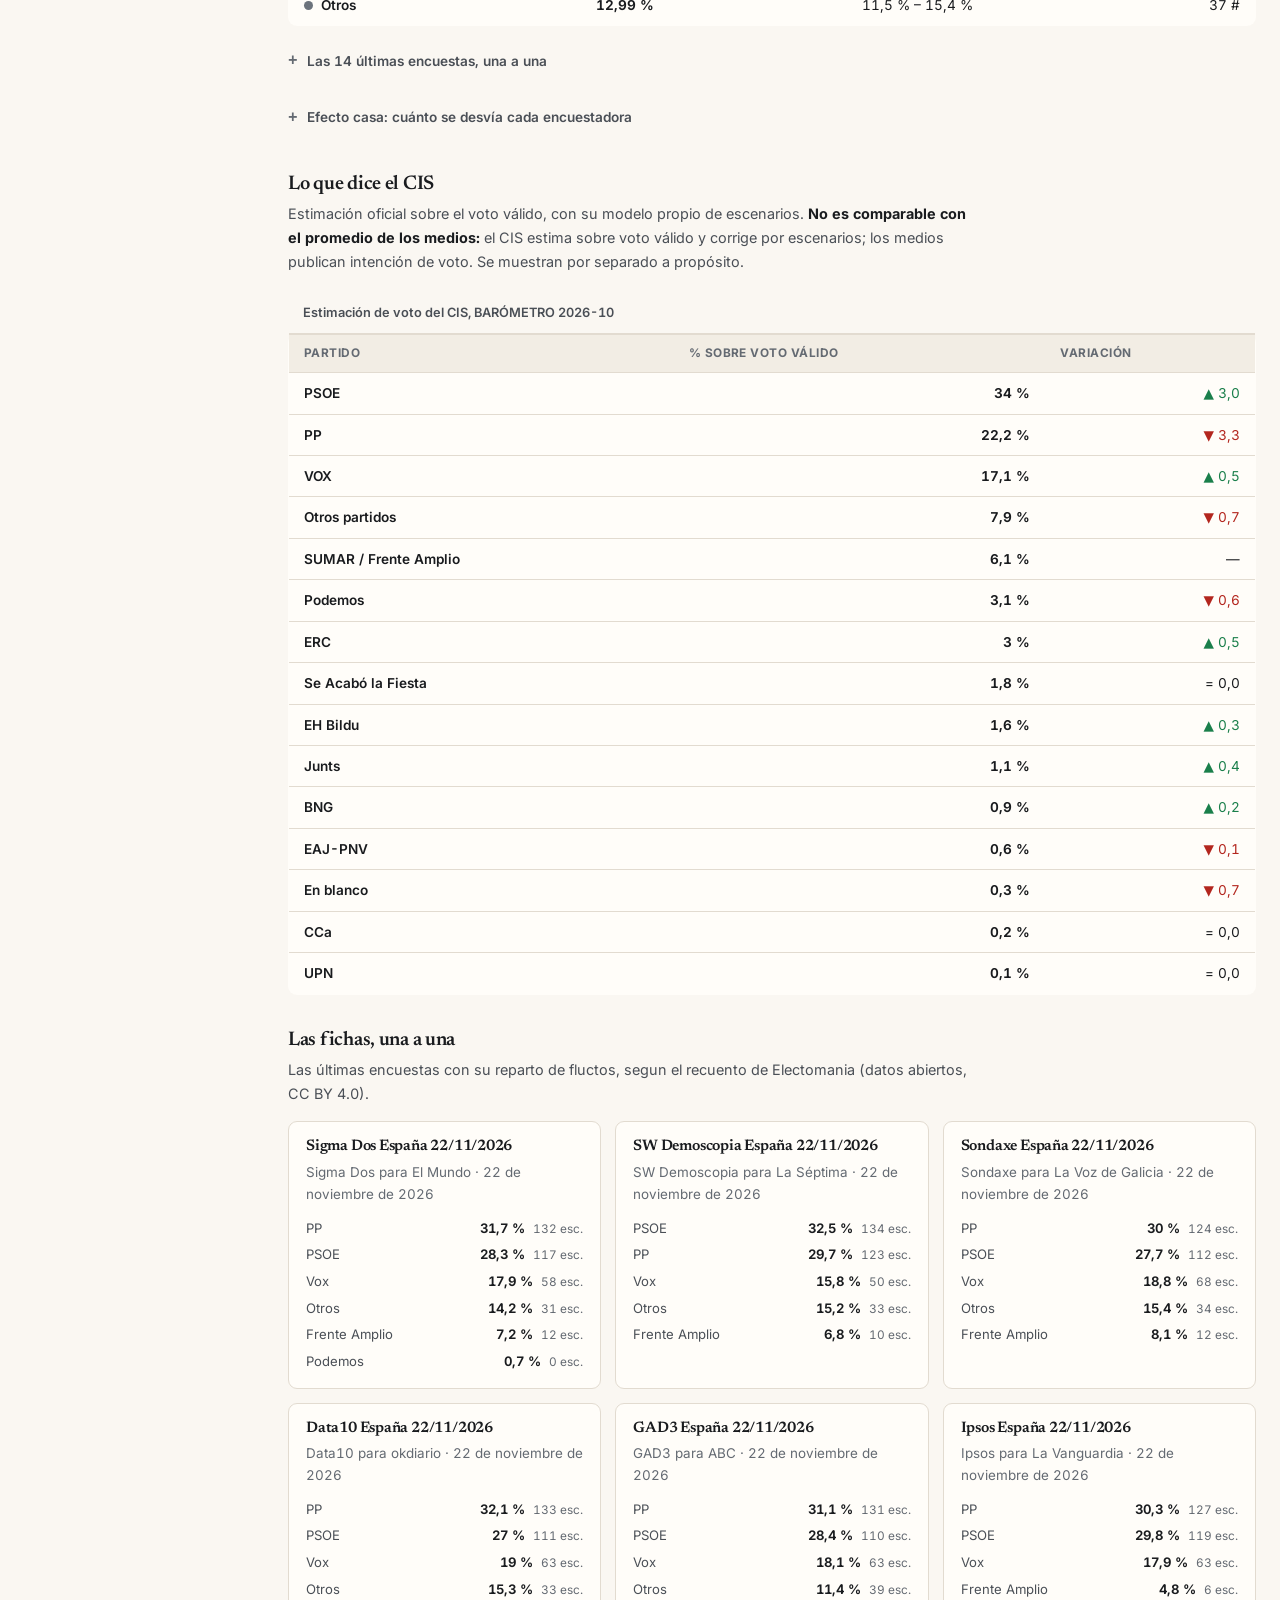
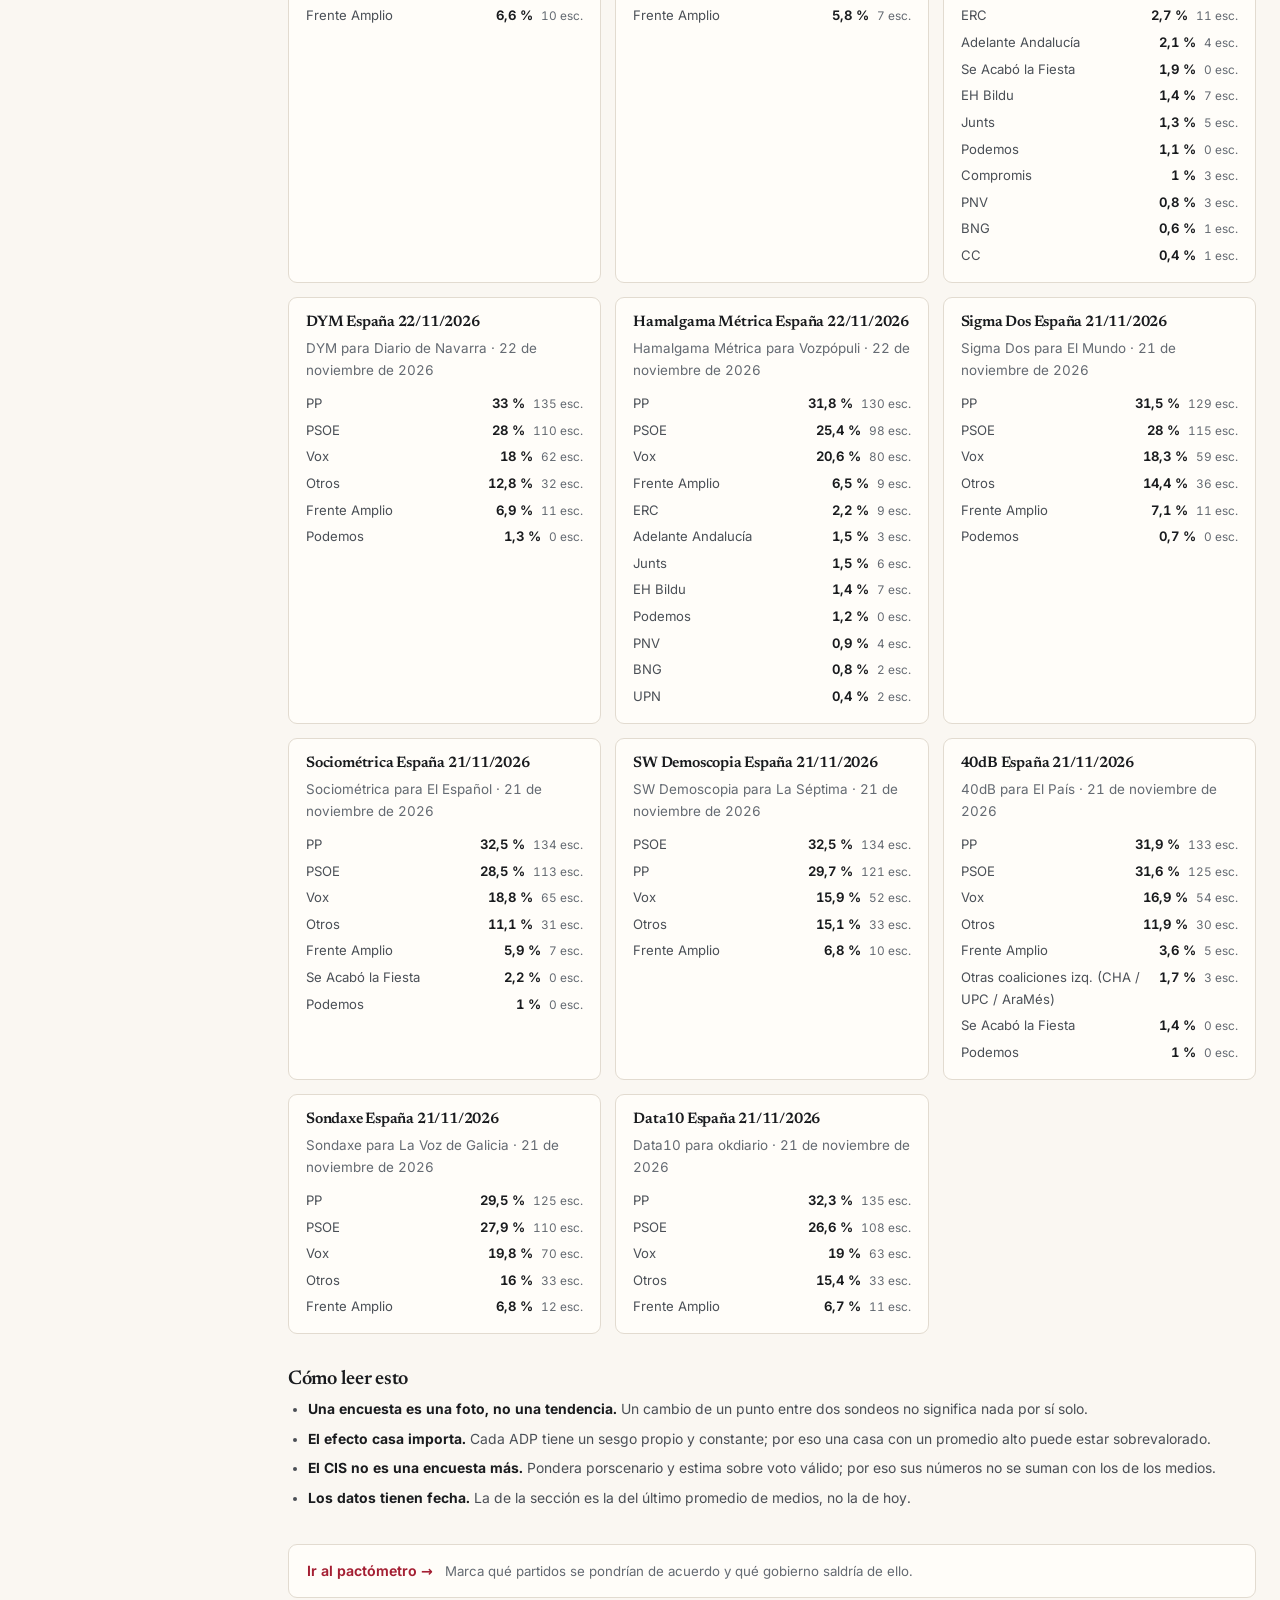
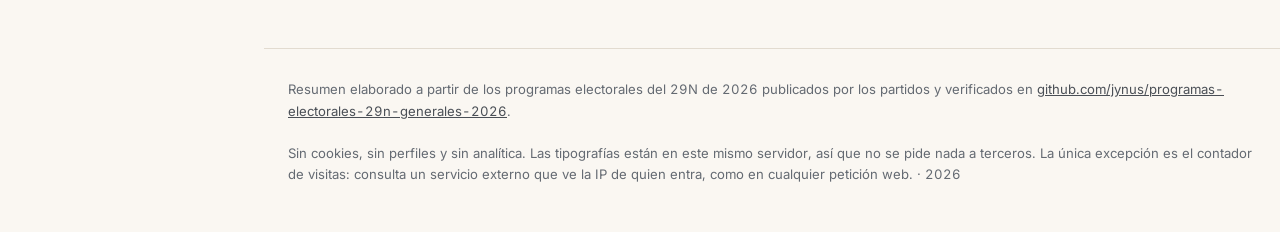
<file: voto.html>
<!DOCTYPE html>
<html lang="es" data-theme="light">
<head>
<meta charset="utf-8">
<meta name="viewport" content="width=device-width, initial-scale=1">
<title>Intención de voto 29N 2026</title>
<meta name="description" content="Intención de voto: encuestas y sondeos de los principales medios españoles y estimación del CIS para las elecciones del 29 de noviembre de 2026.">
<meta name="theme-color" content="#faf7f2">
<meta http-equiv="Content-Security-Policy" content="default-src 'self'; base-uri 'self'; object-src 'none'; form-action 'none'; script-src 'self'; style-src 'self' 'unsafe-inline'; img-src 'self' data:; font-src 'self'; connect-src 'self' https://countapi.mileshilliard.com">
<meta property="og:type" content="website">
<meta property="og:title" content="Intención de voto 29N 2026">
<meta property="og:description" content="Intención de voto: encuestas y sondeos de los principales medios españoles y estimación del CIS para las elecciones del 29 de noviembre de 2026.">
<meta property="og:locale" content="es_ES">
<link rel="stylesheet" href="assets/css/fonts.css?v=40">
<link rel="stylesheet" href="assets/css/style.css?v=40">
<link rel="stylesheet" href="assets/css/sidebar.css?v=40">
<link rel="icon" href="data:image/svg+xml,<svg xmlns='http://www.w3.org/2000/svg' viewBox='0 0 100 100'><rect width='100' height='100' rx='18' fill='%23a41f33'/><path d='M28 40h44M28 52h44M28 64h28' stroke='white' stroke-width='7' stroke-linecap='round'/></svg>">
</head>
<body>
<a class="skip" href="#contenido">Saltar al contenido</a>

<header class="topbar">
  <div class="wrap topbar-in">
    <button class="menu-toggle" id="menuToggle" type="button" aria-label="Abrir menú" aria-expanded="false" aria-controls="menuNav"><span></span><span></span><span></span></button>
    <a class="brand" href="index.html"><b>29N · 2026</b><span>Intención de Voto</span></a>
    <nav class="nav" id="menuNav" aria-label="Secciones">
      <span class="nav-label" aria-hidden="true">Secciones</span>
      <a href="index.html">Inicio</a>
      <a href="fichas.html">Fichas</a>
      <a href="matriz.html">Matriz</a>
      <a href="temas.html">Diferencias</a>
      <a href="pacto.html">Pactómetro</a>
      <a href="voto.html" aria-current="page">Intención de Voto</a>
      <a href="mapa.html">Mapa</a>
      <a href="metodo.html">Método</a>
      <a href="pasadas-legislaturas.html">Pasadas Legislaturas</a>
      <a href="comparativa-legislaturas.html">Comparativa Legislaturas</a>
    </nav>
    <a class="topbar-cta" href="comparador.html">Tabla para compartir</a>
    <span class="visits" id="visits" hidden title="Visitas a esta página">
      <svg width="13" height="13" viewBox="0 0 24 24" fill="none" stroke="currentColor" stroke-width="2" stroke-linecap="round" stroke-linejoin="round" aria-hidden="true"><path d="M2 12s3.6-7 10-7 10 7 10 7-3.6 7-10 7-10-7-10-7Z"/><circle cx="12" cy="12" r="3"/></svg>
      <b id="visitsN">—</b> <span id="visitsWord">visitas</span>
    </span>
    <button class="icon-btn" id="themeBtn" type="button" aria-label="Cambiar a tema oscuro" aria-pressed="false">
      <svg width="17" height="17" viewBox="0 0 24 24" fill="none" stroke="currentColor" stroke-width="1.6" stroke-linecap="round" stroke-linejoin="round" aria-hidden="true"><circle cx="12" cy="12" r="4.2"/><path d="M12 2.6v2.2M12 19.2v2.2M21.4 12h-2.2M4.8 12H2.6M18.6 5.4l-1.6 1.6M7 17l-1.6 1.6M18.6 18.6 17 17M7 7 5.4 5.4"/></svg>
    </button>
  </div>
</header>

<main id="contenido">
  <div class="wrap">
    <section class="hero">
      <h1>Lo que dicen las encuestas</h1>
      <p class="lead">Las encuestas que se van publicando en los principales medios y lo que estima el CIS. Los datos los recoge un bot cada día.</p>

    </section>
  </div>
<div class="wrap">
    <section id="voto-sec">
      <div class="sec-head">
        <h2>Intención de voto</h2>
        <p>
          Lo que dicen las encuestas que se van publicando en los principales medios españoles y lo que estima
          el CIS. Los datos los recoge un bot cada día de forma automática; abajo siempre se indica de cuándo son.
        </p>
      </div>
      <div id="voto">
        <p class="voto-cargando">Cargando los datos de intención de voto…</p>
      </div>

      <div class="voto-enlace-pacto">
        <a href="pacto.html#pacto-sec">Ir al pactómetro →</a>
        <span>Marca qué partidos se pondrían de acuerdo y qué gobierno saldría de ello.</span>
      </div>
    </section>
  </div>

  <!-- Contenedores que usa app.js para pintar el resto de secciones. -->
  <div hidden aria-hidden="true">
    <div id="stats"></div>
    <div id="spectrum"></div>
    <div id="parties"></div>
    <div id="blocChips"></div>
    <div id="emptyState"></div>
    <div id="live"></div>
    <table id="matrix"></table>
    <div id="matrixHead"></div>
    <div id="matrixBody"></div>
    <div id="matrixCount"></div>
    <div id="matrixShare"></div>
    <button id="copyLinkBtn" type="button"></button>
    <button id="copyTableBtn" type="button"></button>
    <div id="themeIndex"></div>
    <div id="themeBlocks"></div>
    <input type="search" id="search">
    <button id="resetBtn" type="button"></button>
    <div id="selectChips"></div>
    <div id="filtro-cuenta"></div>
    <button id="selTodos" type="button"></button>
    <button id="selNinguno" type="button"></button>
  </div>

</main>

<footer>
  <div class="wrap fcols">
    <div>
      Resumen elaborado a partir de los programas electorales del 29N de 2026 publicados por los partidos y verificados en
      <a href="https://github.com/jynus/programas-electorales-29n-generales-2026" target="_blank" rel="noopener">github.com/jynus/programas-electorales-29n-generales-2026</a>.
    </div>
    <div>Sin cookies, sin perfiles y sin analítica. Las tipografías están en este mismo servidor, así que no se pide nada a terceros. La única excepción es el contador de visitas: consulta un servicio externo que ve la IP de quien entra, como en cualquier petición web. · <span id="year"></span></div>
  </div>
</footer>

<script src="assets/js/elecciones.js?v=40"></script>
<script src="assets/js/data.js?v=40"></script>
<script src="assets/js/app.js?v=40"></script>
<script src="assets/js/datos-voto.js?v=40"></script>
<script src="assets/js/polls.js?v=40"></script>
<script src="assets/js/sidebar.js?v=40"></script>
</body>
</html>
</file>
<file: assets/css/fonts.css>
/* ===================================================================
   Las tipografias, en casa.

   Antes se pedian a Google Fonts, lo que hacia que el navegador enviasse la
   IP del visitante a googleapis.com y a fonts.gstatic.com en cada visita.
   Ahora los ficheros estan en el propio repositorio: solo se habla con el
   origen de la pagina y las peticiones de tipografia no salen.

   Inter y Newsreader son fuentes variables (SIL Open Font License 1.1), asi
   que un solo fichero cubre todos los pesos. Solo se incluyen los
   subconjuntos latin y latin-ext, que son los que necesita el castellano.
   =================================================================== */

@font-face {
  font-family: 'Inter';
  font-style: normal;
  font-weight: 100 900;
  font-display: swap;
  src: url('../fonts/inter.woff2') format('woff2');
  unicode-range: U+0000-00FF, U+0131, U+0152-0153, U+02BB-02BC, U+02C6, U+02DA,
    U+02DC, U+0304, U+0308, U+0329, U+2000-206F, U+2074, U+20AC, U+2122, U+2191,
    U+2193, U+2212, U+2215, U+FEFF, U+FFFD;
}

@font-face {
  font-family: 'Newsreader';
  font-style: normal;
  font-weight: 200 800;
  font-display: swap;
  src: url('../fonts/newsreader.woff2') format('woff2');
  unicode-range: U+0000-00FF, U+0131, U+0152-0153, U+02BB-02BC, U+02C6, U+02DA,
    U+02DC, U+0304, U+0308, U+0329, U+2000-206F, U+2074, U+20AC, U+2122, U+2191,
    U+2193, U+2212, U+2215, U+FEFF, U+FFFD;
}

@font-face {
  font-family: 'Newsreader';
  font-style: italic;
  font-weight: 200 800;
  font-display: swap;
  src: url('../fonts/newsreader-italic.woff2') format('woff2');
  unicode-range: U+0000-00FF, U+0131, U+0152-0153, U+02BB-02BC, U+02C6, U+02DA,
    U+02DC, U+0304, U+0308, U+0329, U+2000-206F, U+2074, U+20AC, U+2122, U+2191,
    U+2193, U+2212, U+2215, U+FEFF, U+FFFD;
}
</file>
<file: assets/css/style.css>
/* ===================================================================
   Programas electorales 29N 2026 — hoja de estilo
   Paleta editorial cálida, tipografía serif + sans, modo claro/oscuro
   =================================================================== */

:root {
  --bg: #faf7f2;
  --bg-soft: #f2ede4;
  --bg-card: #fffdf9;
  --ink: #191b1e;
  --ink-2: #4a4f56;
  --ink-3: #646a72;
  --line: #e2dbd0;
  --line-2: #cfc6b7;
  --accent: #a41f33;
  --accent-soft: #f4e4e6;
  --bg-zebra: #f7f4ee;
  --gold: #8a6a1c;
  --gold-soft: #f6efdc;
  --shadow: 0 1px 2px rgba(25, 27, 30, .05), 0 8px 24px -12px rgba(25, 27, 30, .16);
  --shadow-lift: 0 2px 4px rgba(25, 27, 30, .07), 0 18px 40px -18px rgba(25, 27, 30, .3);
  --radius: 14px;
  --radius-sm: 9px;
  --serif: "Newsreader", "Iowan Old Style", Georgia, "Times New Roman", serif;
  --sans: "Inter", ui-sans-serif, system-ui, -apple-system, "Segoe UI", Roboto, sans-serif;
  --mono: ui-monospace, "SF Mono", "Cascadia Code", Menlo, Consolas, monospace;
  --maxw: 1240px;
  --tap: 44px;
}

html[data-theme="dark"] {
  --bg: #14161a;
  --bg-soft: #1b1e24;
  --bg-card: #1d2127;
  --ink: #eceef1;
  --ink-2: #b3bac3;
  --ink-3: #8b939d;
  --line: #2c3138;
  --line-2: #3c434c;
  --accent: #ef6b7e;
  --accent-soft: #2a1e22;
  --bg-zebra: #1f242a;
  --gold: #d8ad5c;
  --gold-soft: #2a2418;
  --shadow: 0 1px 2px rgba(0, 0, 0, .3), 0 10px 30px -14px rgba(0, 0, 0, .7);
  --shadow-lift: 0 2px 6px rgba(0, 0, 0, .35), 0 22px 48px -20px rgba(0, 0, 0, .85);
}

* { box-sizing: border-box; }

html { scroll-behavior: smooth; scroll-padding-top: 84px; -webkit-text-size-adjust: 100%; }

@media (prefers-reduced-motion: reduce) {
  html { scroll-behavior: auto; }
  *, *::before, *::after { animation-duration: .01ms !important; transition-duration: .01ms !important; }
}

body {
  margin: 0;
  background: var(--bg);
  color: var(--ink);
  font-family: var(--sans);
  font-size: 16px;
  line-height: 1.65;
  -webkit-font-smoothing: antialiased;
  text-rendering: optimizeLegibility;
  font-variant-numeric: tabular-nums;
}

::selection { background: var(--accent-soft); color: var(--ink); }
html[data-theme="dark"] ::selection { background: #4a2b33; color: #fff; }

h1, h2, h3, h4 { font-family: var(--serif); font-weight: 600; line-height: 1.18; margin: 0; letter-spacing: -.014em; text-wrap: balance; }
h1 { letter-spacing: -.022em; }
p { margin: 0 0 1em; }
a { color: inherit; }
small { font-size: .8rem; }
code { font-family: var(--mono); font-size: .88em; }

:focus-visible {
  outline: 2px solid var(--accent);
  outline-offset: 2px;
  border-radius: 4px;
}

.wrap { max-width: var(--maxw); margin: 0 auto; padding: 0 24px; }

.skip {
  position: absolute; left: -9999px; top: 0; background: var(--accent); color: #fff;
  padding: 12px 20px; border-radius: 0 0 8px 0; z-index: 999;
}
.skip:focus { left: 0; }
html[data-theme="dark"] .skip { background: #f0f0f2; color: #14161a; }

/* ---------------------------------------------------------------- Topbar */
.topbar {
  position: sticky; top: 0; z-index: 60;
  background: color-mix(in srgb, var(--bg) 90%, transparent);
  backdrop-filter: saturate(1.6) blur(12px);
  border-bottom: 1px solid var(--line);
}
.topbar-in { display: flex; align-items: center; gap: 18px; height: 64px; }
.brand {
  display: flex; align-items: baseline; gap: 9px; font-family: var(--serif);
  font-size: 1.05rem; font-weight: 600; white-space: nowrap; text-decoration: none; flex: none;
}
.brand b { color: var(--accent); font-weight: 600; }
.brand span { color: var(--ink-3); font-size: .76rem; font-family: var(--sans); font-weight: 500; }

/* La nav nunca se oculta: en pantallas estrechas se desplaza en horizontal
   en vez de envolver, que es lo que desbordaba la barra fija. */
.nav {
  display: flex; gap: 2px; margin-left: auto; flex-wrap: nowrap;
  overflow-x: auto; scrollbar-width: none; -ms-overflow-style: none;
  padding: 4px 0; min-width: 0;
}
.nav::-webkit-scrollbar { display: none; }
.nav a {
  font-size: .84rem; font-weight: 500; color: var(--ink-2); text-decoration: none;
  padding: 9px 12px; border-radius: 99px; transition: color .15s, background .15s;
  white-space: nowrap; flex: none;
}
.nav a:hover { color: var(--ink); background: var(--bg-soft); }
/* La tabla para compartir es la accion principal: va siempre en rojo y
   fuera de la nav desplazable, para que nunca quede cortada. */
.topbar-cta {
  flex: none; text-decoration: none; white-space: nowrap;
  font-size: .82rem; font-weight: 700; color: #fff;
  background: var(--accent); padding: 9px 14px; border-radius: 99px;
  box-shadow: 0 2px 10px color-mix(in srgb, var(--accent) 30%, transparent);
  transition: filter .15s;
}
.topbar-cta:hover { color: #fff; filter: brightness(1.1); }
html[data-theme="dark"] .topbar-cta { color: #1a1013; }

.icon-btn {
  border: 1px solid var(--line); background: var(--bg-card); color: var(--ink-2);
  width: var(--tap); height: var(--tap); border-radius: 10px; cursor: pointer;
  display: grid; place-items: center; transition: color .15s, border-color .15s; flex: none;
}
.icon-btn:hover { color: var(--ink); border-color: var(--line-2); }

/* ----------------------------------------------------------------- Hero */
.hero { padding: 62px 0 38px; position: relative; overflow: hidden; }
.hero::before {
  content: ""; position: absolute; inset: -40% 50% 30% -10%; pointer-events: none;
  background: radial-gradient(closest-side, color-mix(in srgb, var(--accent) 11%, transparent), transparent 70%);
}
.hero > * { position: relative; }
.hero h1 { font-size: clamp(2.2rem, 5vw, 3.75rem); max-width: 20ch; margin-bottom: 20px; }
.hero h1 em { font-style: italic; color: var(--accent); }
.hero .lead { font-size: 1.07rem; color: var(--ink-2); max-width: 68ch; margin-bottom: 26px; }
.hero .lead strong { color: var(--ink); font-weight: 600; }

/* Una sola tira de cifras, no una rejilla de tarjetas sueltas. */
.stats {
  display: flex; flex-wrap: wrap; align-items: stretch;
  border: 1px solid var(--line); border-radius: var(--radius);
  background: var(--bg-card); box-shadow: var(--shadow);
  margin-bottom: 28px; overflow: hidden;
}
.stat { display: flex; flex-direction: column; padding: 12px 20px; border-right: 1px solid var(--line); }
.stat:last-child { border-right: none; }
.stat b { font-family: var(--serif); font-size: 1.45rem; font-weight: 600; letter-spacing: -.02em; line-height: 1.2; }
.stat span { font-size: .74rem; color: var(--ink-3); line-height: 1.35; }

.btn-row { display: flex; flex-wrap: wrap; gap: 10px; }
.btn {
  display: inline-flex; align-items: center; gap: 8px; font-family: var(--sans);
  font-size: .89rem; font-weight: 600; text-decoration: none; cursor: pointer;
  padding: 12px 20px; border-radius: 10px; border: 1px solid var(--line-2);
  background: var(--bg-card); color: var(--ink); transition: border-color .15s, transform .15s;
  min-height: var(--tap);
}
.btn:hover { border-color: var(--ink-3); transform: translateY(-1px); }
.btn.primary { background: var(--accent); border-color: var(--accent); color: #fff; }
.btn.primary:hover { filter: brightness(1.08); }
html[data-theme="dark"] .btn.primary { color: #1a1013; }
/* El boton principal de la portada: el mas grande y visible de todos. */
.btn-cta {
  padding: 15px 26px; font-size: .97rem;
  box-shadow: 0 5px 18px color-mix(in srgb, var(--accent) 32%, transparent);
}
.btn-cta:hover { transform: translateY(-2px); filter: brightness(1.08); }

/* ------------------------------------------------------------- Section */
section { padding: 50px 0; border-top: 1px solid var(--line); }
section:first-of-type { border-top: none; }
.sec-head { max-width: 70ch; margin-bottom: 28px; }
.sec-head h2 { font-size: clamp(1.55rem, 2.8vw, 2.05rem); margin-bottom: 10px; }
.sec-head p { color: var(--ink-2); font-size: .95rem; margin: 0; }

/* ----------------------------------------------------------- Spectrum */
.spectrum { display: grid; gap: 22px; }
.axis {
  background: var(--bg-card); border: 1px solid var(--line); border-radius: var(--radius);
  padding: 22px 24px 24px; box-shadow: var(--shadow);
}
.axis-head { display: flex; align-items: center; gap: 11px; margin-bottom: 6px; }
.axis-head h3 { flex: 1 1 auto; min-width: 0; }
.axis-share { flex: none; margin-left: auto; }
.axis-head h3 { font-size: 1.12rem; }
.axis-icon {
  width: 30px; height: 30px; border-radius: 8px; background: var(--bg-soft); color: var(--ink-2);
  display: grid; place-items: center; flex: none;
}
.axis-intro { font-size: .88rem; color: var(--ink-2); margin: 0 0 20px; max-width: 78ch; }

/* --- la escala 0-100 --- */
.scale { margin-bottom: 22px; }
.scale-ends {
  display: flex; justify-content: space-between; gap: 16px;
  font-size: .74rem; font-weight: 600; letter-spacing: .03em; text-transform: uppercase;
  color: var(--ink-3); margin-bottom: 10px;
}
.scale-ends span:last-child { text-align: right; }
/* La pista reserva abajo una banda para las etiquetas de las posiciones,
   para que no choquen con los puntos ni se salgan del ancho disponible. */
.scale-track { position: relative; margin: 0 10px; height: var(--track-h, 46px); padding-bottom: 30px; }
.scale-line {
  position: absolute; left: 0; right: 0; bottom: 30px; height: 2px;
  background: var(--line-2);
}
.scale-tick { position: absolute; bottom: 30px; width: 1px; height: 9px; background: var(--line-2); }
.scale-tick::after {
  content: attr(data-label); position: absolute; top: 13px; left: 50%;
  transform: translateX(-50%); font-size: .68rem; color: var(--ink-3);
  white-space: nowrap; font-weight: 600;
}
/* El primero se alinea a la izquierda y el ultimo a la derecha, para que
   sus etiquetas no se salgan de la pista. */
.scale-tick:first-of-type::after { left: 0; transform: none; text-align: left; }
.scale-tick:last-of-type::after { left: auto; right: 0; transform: none; text-align: right; }
.scale-dot {
  position: absolute; width: 12px; height: 12px; border-radius: 50%;
  border: 0; padding: 0; cursor: pointer; background-clip: padding-box;
  transform: translate(-50%, -50%); transition: transform .15s, box-shadow .15s;
  box-shadow: 0 0 0 2px var(--bg-card), 0 0 0 3px var(--line-2);
}
/* Area de pulsacion ampliada: el punto sigue siendo pequeno pero se puede
   pulsar con el dedo sin tocar al vecino. */
.scale-dot::after { content: ""; position: absolute; inset: -9px; border-radius: 50%; }
}
.scale-dot:hover { transform: translate(-50%, -50%) scale(1.25); z-index: 3; }
.scale-dot[aria-pressed="true"] { box-shadow: 0 0 0 2px var(--accent); }

/* --- los grupos de posiciones --- */
.scale-groups { display: grid; grid-template-columns: repeat(var(--cols, 3), 1fr); gap: 20px; }
.sgroup { min-width: 0; }
.sgroup-label {
  font-family: var(--sans); font-size: .78rem; font-weight: 700; letter-spacing: .04em;
  text-transform: uppercase; color: var(--ink); margin-bottom: 4px;
}
.sgroup-desc { font-size: .78rem; color: var(--ink-3); line-height: 1.45; margin: 0 0 10px; }
.sgroup-parties { list-style: none; margin: 0; padding: 0; display: flex; flex-wrap: wrap; gap: 8px 7px; }
.pip {
  display: inline-flex; align-items: center; gap: 6px; font-size: .76rem; font-weight: 600;
  padding: 6px 11px 6px 8px; border-radius: 99px; border: 1px solid var(--line);
  background: var(--bg-card); color: var(--ink); cursor: pointer;
  transition: border-color .15s, background .15s; font-family: var(--sans); min-height: 40px;
}
.pip .dot { width: 9px; height: 9px; border-radius: 50%; flex: none; }
.pip:hover { border-color: var(--ink-3); }
.pip[aria-pressed="true"] { border-color: var(--accent); background: var(--accent-soft); }
.pip[aria-pressed="false"] { opacity: .68; }
.pip[aria-pressed="false"]:hover { opacity: 1; }

/* --------------------------------------------------------- Party grid */
.toolbar {
  display: flex; flex-wrap: wrap; gap: 10px; align-items: center;
  margin-bottom: 18px; padding-bottom: 18px; border-bottom: 1px solid var(--line);
}
.toolbar-actions { display: flex; flex-wrap: wrap; gap: 6px; margin-left: auto; align-items: center; }
.toolbar-nota { font-size: .8rem; color: var(--ink-3); margin-right: 6px; }
.search {
  flex: 1 1 230px; min-width: 180px; display: flex; align-items: center; gap: 8px;
  background: var(--bg-card); border: 1px solid var(--line); border-radius: 10px; padding: 4px 13px;
  min-height: var(--tap);
}
.search:focus-within { border-color: var(--accent); }
.search input { flex: 1; border: none; background: none; font: inherit; font-size: .88rem; color: var(--ink); outline: none; min-height: 36px; }
.search svg { color: var(--ink-3); flex: none; }
.chips { display: flex; flex-wrap: wrap; gap: 6px; }
.chip {
  font-size: .78rem; font-weight: 600; padding: 8px 13px; border-radius: 99px; cursor: pointer;
  border: 1px solid var(--line); background: var(--bg-card); color: var(--ink-2);
  transition: color .15s, border-color .15s, background .15s; font-family: var(--sans);
  min-height: 40px; display: inline-flex; align-items: center;
}
.chip:hover { color: var(--ink); border-color: var(--line-2); }
.chip[aria-pressed="true"], .chip.on { background: var(--ink); color: var(--bg); border-color: var(--ink); }
.chip .n { opacity: .6; font-weight: 500; margin-left: 6px; }
.chip .dot { width: 9px; height: 9px; border-radius: 50%; flex: none; margin-right: 6px; }

.live { font-size: .82rem; color: var(--ink-3); margin: 0 0 16px; min-height: 1.2em; }

.parties { display: grid; grid-template-columns: repeat(auto-fill, minmax(330px, 1fr)); gap: 18px; }
/* El borde de color va en la propia tarjeta (y no en .card-top) para que
   respete el radio sin necesitar overflow:hidden, que recortaba el menu
   de compartir al salirse de la tarjeta. */
.card {
  background: var(--bg-card); border: 1px solid var(--line); border-top: 3px solid var(--pc);
  border-radius: var(--radius); box-shadow: var(--shadow); display: flex; flex-direction: column;
  transition: box-shadow .2s, transform .2s; scroll-margin-top: 88px;
  position: relative; z-index: 0;
}
/* Con el menu abierto, la tarjeta pasa por delante de las siguientes. */
.card:has(.share-menu:not([hidden])) { z-index: 50; }
.card:hover { transform: translateY(-2px); box-shadow: var(--shadow-lift); }
.card-top { padding: 16px 18px 14px; }
.card-head { display: flex; align-items: flex-start; gap: 11px; margin-bottom: 10px; }
.card-head .badge {
  width: 44px; height: 42px; border-radius: 11px; background: var(--pc); color: var(--pc-fg);
  display: grid; place-items: center; font-weight: 700; font-size: .72rem; flex: none;
  letter-spacing: -.005em; font-family: var(--sans); overflow: hidden;
}
.card-head h3 { font-size: 1.07rem; line-height: 1.25; }
.card-head .role { font-size: .73rem; color: var(--ink-3); margin-top: 3px; }
.card { --pc-text: var(--pc-text-light); }
html[data-theme="dark"] .card { --pc-text: var(--pc-text-dark); }
.card-title { font-family: var(--serif); font-style: italic; font-size: .93rem; color: var(--pc-text); margin-bottom: 5px; }
.card-title-orig { font-family: var(--serif); font-style: italic; font-size: .78rem; color: var(--ink-3); margin: -2px 0 6px; }
.card-tag { font-size: .86rem; color: var(--ink-2); margin: 0; }

.profile {
  display: inline-block; font-size: .68rem; font-weight: 700; letter-spacing: .05em;
  text-transform: uppercase; padding: 3px 9px; border-radius: 5px;
  background: var(--bg-soft); color: var(--ink-2); margin-bottom: 8px;
}

.hl { display: grid; grid-template-columns: repeat(2, 1fr); gap: 1px; background: var(--line); border-block: 1px solid var(--line); }
.hl div { background: var(--bg-card); padding: 11px 14px; }
.hl b { display: block; font-family: var(--serif); font-size: 1.16rem; font-weight: 600; letter-spacing: -.02em; line-height: 1.15; }
.hl span { font-size: .71rem; color: var(--ink-3); line-height: 1.35; display: block; }

.keys { padding: 16px 18px; list-style: none; margin: 0; display: grid; gap: 11px; flex: 1; }
.keys li { font-size: .845rem; color: var(--ink-2); line-height: 1.55; }
.keys li b { color: var(--ink); font-weight: 650; display: block; margin-bottom: 1px; font-size: .875rem; }

.card-foot {
  padding: 12px 18px; border-top: 1px solid var(--line); display: flex; align-items: center;
  gap: 10px; flex-wrap: wrap; font-size: .74rem; color: var(--ink-3);
}
.card-foot .meta { display: flex; gap: 9px; flex-wrap: wrap; }
.card-foot .meta b { font-weight: 600; color: var(--ink-2); }
.src-link { color: var(--ink-2); text-decoration: none; border-bottom: 1px dotted var(--line-2); display: inline-flex; align-items: center; gap: 4px; }
.src-link:hover { color: var(--accent); border-color: var(--accent); }
.pick { margin-left: auto; }

/* ------------------------------------------------------------- Matrix */
.matrix-count { font-size: .82rem; color: var(--ink-3); margin: 0 0 10px; }
.matrix-wrap {
  overflow: auto; border: 1px solid var(--line); border-radius: var(--radius);
  background: var(--bg-card); box-shadow: var(--shadow);
  max-height: calc(100vh - 270px);
}

table.matrix { border-collapse: separate; border-spacing: 0; width: 100%; min-width: var(--matrix-min-w, 900px); font-size: .8rem; }
table.matrix th, table.matrix td { text-align: left; vertical-align: top; padding: 13px 15px; border-bottom: 1px solid var(--line); }
table.matrix thead th {
  position: sticky; top: 0; z-index: 3; background: var(--bg-soft);
  font-family: var(--sans); font-size: .78rem; font-weight: 600; border-bottom: 1px solid var(--line-2);
}
table.matrix thead th:first-child { left: 0; z-index: 4; }
table.matrix tbody th {
  font-weight: 600; font-size: .82rem; width: 168px; background: var(--bg-soft);
  position: sticky; left: 0; z-index: 2; border-right: 1px solid var(--line);
}
table.matrix tbody tr:nth-child(even) td { background-color: var(--bg-zebra); }
table.matrix tbody tr:last-child td, table.matrix tbody tr:last-child th { border-bottom: none; }
.table-scroll { display: flex; align-items: center; gap: 8px; font-size: .8rem; color: var(--ink-3); }
.th-party { display: flex; align-items: center; gap: 7px; }
.th-party .dot { width: 10px; height: 10px; border-radius: 50%; flex: none; }
.cell-pos {
  display: inline-flex; align-items: center; gap: 6px; font-size: .72rem; font-weight: 700;
  text-transform: uppercase; letter-spacing: .04em; padding: 3px 9px; border-radius: 5px;
  margin-bottom: 6px; background: var(--bg-soft); color: var(--ink);
}
.cell-pos .dot { width: 8px; height: 8px; border-radius: 50%; flex: none; }
.cell-txt { color: var(--ink-2); line-height: 1.5; display: block; }


/* ------------------------------------------------------------ Themes */
.theme-index { display: flex; flex-wrap: wrap; gap: 6px; margin-bottom: 26px; }
.theme-index a {
  font-size: .8rem; font-weight: 600; text-decoration: none; color: var(--ink-2);
  border: 1px solid var(--line); background: var(--bg-card); border-radius: 99px;
  padding: 8px 14px; display: inline-flex; align-items: center; gap: 7px; min-height: 36px;
}
.theme-index a:hover { color: var(--ink); border-color: var(--ink-3); }
.theme-index svg { color: var(--ink-3); flex: none; }

.theme-block { margin-bottom: 38px; scroll-margin-top: 88px; }
.theme-block > header { margin-bottom: 16px; }
.theme-block > header .theme-head { display: flex; align-items: center; gap: 14px; }
.theme-block > header h3 { font-size: 1.28rem; display: flex; align-items: center; gap: 10px; flex: 1 1 auto; min-width: 0; }
.theme-block > header .theme-share { flex: none; margin-left: auto; }
.theme-block > header .axis-icon { width: 32px; height: 32px; }
.theme-block > header p { color: var(--ink-2); font-size: .92rem; margin: 7px 0 0; max-width: 72ch; }
.theme-cards { display: grid; grid-template-columns: repeat(auto-fill, minmax(300px, 1fr)); gap: 13px; }
.tcard {
  background: var(--bg-card); border: 1px solid var(--line); border-radius: var(--radius-sm);
  padding: 14px 16px;
}
.tcard .who { display: flex; align-items: center; gap: 8px; margin-bottom: 9px; flex-wrap: wrap; }
.tcard .who .dot { width: 10px; height: 10px; border-radius: 50%; flex: none; }
.tcard .who b { font-size: .84rem; font-weight: 650; }
.tcard .who .pos-tag {
  font-size: .68rem; text-transform: uppercase; letter-spacing: .04em; font-weight: 700;
  color: var(--ink-2); margin-left: auto; background: var(--bg-soft);
  padding: 3px 8px; border-radius: 5px;
}
.tcard p { font-size: .82rem; color: var(--ink-2); margin: 0; line-height: 1.55; }

/* ------------------------------------------------------------- Barras de scroll
   Las que trae el navegador por defecto rompen el registro visual de la
   pagina: se sustituyen por unas finas, del color de la paleta. */
* { scrollbar-width: thin; scrollbar-color: var(--line-2) transparent; }
*::-webkit-scrollbar { width: 10px; height: 10px; }
*::-webkit-scrollbar-track { background: transparent; }
*::-webkit-scrollbar-thumb {
  background: var(--line-2); border-radius: 99px;
  border: 3px solid var(--bg-card); background-clip: padding-box;
}
*::-webkit-scrollbar-thumb:hover { background: var(--ink-3); background-clip: padding-box; }
*::-webkit-scrollbar-corner { background: transparent; }
html { scrollbar-color: var(--line-2) var(--bg); }

/* Sombra que avisa de que la tabla sigue a la derecha. */
.matrix-wrap { position: relative; }
.matrix-wrap::after {
  content: ""; position: sticky; right: 0; top: 0; float: right;
  width: 26px; height: 100%; pointer-events: none;
  background: linear-gradient(90deg, transparent, color-mix(in srgb, var(--bg-card) 88%, transparent));
}

/* ------------------------------------------------------- Contador de visitas */
.visits {
  display: inline-flex; align-items: center; gap: 7px;
  font-size: .76rem; color: var(--ink-3); font-variant-numeric: tabular-nums;
  padding: 5px 11px; border: 1px solid var(--line); border-radius: 99px;
  background: var(--bg-card); white-space: nowrap;
}
.visits svg { color: var(--ink-3); flex: none; }
.visits b { color: var(--ink-2); font-weight: 650; }
.visits[hidden] { display: none; }

/* ---------------------------------------------------- Boton de compartir */
.share { position: relative; display: inline-flex; }
.share-btn {
  display: inline-flex; align-items: center; gap: 7px; cursor: pointer;
  font-family: var(--sans); font-size: .76rem; font-weight: 600;
  padding: 6px 12px; border-radius: 99px; border: 1px solid var(--line);
  background: var(--bg-card); color: var(--ink-2); min-height: 34px;
  transition: color .15s, border-color .15s;
}
.share-btn:hover { color: var(--ink); border-color: var(--ink-3); }
.share-btn svg { flex: none; }
.share-btn[aria-expanded="true"] { border-color: var(--accent); color: var(--accent); }

.share-menu {
  position: absolute; z-index: 40; top: calc(100% + 8px); right: 0;
  width: 244px; padding: 6px;
  background: var(--bg-card); border: 1px solid var(--line-2);
  border-radius: var(--radius-sm); box-shadow: var(--shadow-lift);
}
.share-menu[hidden] { display: none; }
/* Cuando no cabe abajo, el menu se abre hacia arriba. */
.share.up .share-menu { top: auto; bottom: calc(100% + 8px); }
.share-menu a, .share-menu button {
  display: flex; align-items: center; gap: 8px; width: 100%;
  font-family: var(--sans); font-size: .8rem; font-weight: 500; color: var(--ink);
  text-decoration: none; padding: 8px 10px; border: 0; border-radius: 6px;
  background: none; cursor: pointer; text-align: left; min-height: 34px;
}
.share-menu a:hover, .share-menu button:hover { background: var(--bg-soft); }
.share-menu .sep { height: 1px; background: var(--line); margin: 5px 6px; }
.share-menu .native { font-weight: 650; color: var(--accent); }
.share-menu .swatch { width: 7px; height: 7px; border-radius: 50%; flex: none; background: var(--ink-3); }
.share-menu .hint { font-size: .68rem; color: var(--ink-3); padding: 5px 10px 4px; line-height: 1.35; }
/* Las redes van en dos columnas: el menu es mas bajo y cabe mejor. */
.share-grid { display: grid; grid-template-columns: 1fr 1fr; gap: 2px; }
.share-grid a { padding: 7px 9px; min-height: 32px; font-size: .78rem; }

/* El menu se ancla al borde derecho del boton y se abre hacia dentro,
   para no salirse de la tarjeta ni del viewport. */
.share-menu { right: 0; left: auto; }
/* En el pie de la ficha el boton no esta en el extremo: se ancla a su
   izquierda para que el menu no se salga de la tarjeta. */
.card-foot .share-menu { right: auto; left: 0; }
@media (max-width: 620px) {
  /* En movil el menu es una hoja pegada al pie de la pantalla: siempre
     visible y con el pulgar al alcance. */
  .share .share-menu, .share.up .share-menu, .card-foot .share-menu {
    position: fixed; left: 12px; right: 12px; top: auto; bottom: 12px;
    width: auto; max-width: 420px; margin-inline: auto;
  }
}

/* ------------------------------------------------- Intención de voto */
.voto-cargando { color: var(--ink-3); font-size: .9rem; padding: 20px 0; }
.voto-vacio {
  background: var(--bg-card); border: 1px solid var(--line); border-radius: var(--radius);
  padding: 22px; color: var(--ink-2); font-size: .9rem;
}
.voto-vacio p:last-child { margin-bottom: 0; }

.voto-cabecera {
  display: flex; flex-wrap: wrap; gap: 16px; align-items: flex-start; justify-content: space-between;
  background: var(--bg-card); border: 1px solid var(--line); border-radius: var(--radius);
  padding: 18px 22px; margin-bottom: 18px; box-shadow: var(--shadow);
}
.voto-meta { font-size: .84rem; color: var(--ink-3); margin: 0 0 6px; max-width: 70ch; }
.voto-meta b { color: var(--ink-2); font-weight: 650; }
.voto-fuentes { display: flex; gap: 6px; flex-wrap: wrap; }
.voto-fuentes a {
  font-size: .76rem; font-weight: 600; text-decoration: none; color: var(--ink-2);
  border: 1px solid var(--line); border-radius: 99px; padding: 7px 13px; white-space: nowrap;
}
.voto-fuentes a:hover { color: var(--ink); border-color: var(--ink-3); }

.voto-aviso {
  background: var(--gold-soft); border: 1px solid color-mix(in srgb, var(--gold) 32%, transparent);
  border-radius: var(--radius-sm); padding: 13px 17px; font-size: .85rem; color: var(--ink-2); margin-bottom: 18px;
}
.voto-aviso b { color: var(--ink); }
.voto-aviso ul { margin: 6px 0 0; padding-left: 18px; }

.voto-bloque { margin-bottom: 34px; }
.voto-bloque h3 { font-size: 1.24rem; margin-bottom: 6px; }
.voto-bloque > p { font-size: .9rem; color: var(--ink-2); max-width: 76ch; margin-bottom: 16px; }
.voto-bloque > p b { color: var(--ink); }

.voto-chart { margin: 0 0 22px; }
.voto-svg { width: 100%; height: auto; display: block; overflow: visible; }
.voto-grid { stroke: var(--line); stroke-width: 1; }
.voto-ytick { fill: var(--ink-3); font-size: 10px; font-family: var(--sans); }
.voto-xtick { fill: var(--ink-3); font-size: 10px; font-family: var(--sans); }
.voto-line { transition: opacity .15s; }
.voto-chart figcaption { display: flex; flex-wrap: wrap; gap: 8px 18px; margin-top: 12px; }
.voto-leg { display: inline-flex; align-items: center; gap: 7px; font-size: .82rem; color: var(--ink-2); }
.voto-leg .dot { width: 10px; height: 10px; border-radius: 50%; flex: none; }
.voto-leg b { color: var(--ink); font-weight: 650; font-variant-numeric: tabular-nums; }
.voto-leg-nota { color: var(--ink-3); font-size: .76rem; }

.voto-table {
  width: 100%; border-collapse: collapse; font-size: .85rem;
  background: var(--bg-card); border: 1px solid var(--line); border-radius: var(--radius-sm);
  overflow: hidden;
}
.voto-table caption {
  text-align: left; padding: 12px 15px 10px; font-size: .8rem; font-weight: 600;
  color: var(--ink-2); border-bottom: 1px solid var(--line);
}
.voto-table th, .voto-table td { padding: 9px 15px; text-align: left; border-bottom: 1px solid var(--line); }
.voto-table thead th {
  font-size: .74rem; font-weight: 700; text-transform: uppercase; letter-spacing: .04em;
  color: var(--ink-3); background: var(--bg-soft);
}
.voto-table tbody th { font-weight: 600; }
.voto-table tbody th .dot { display: inline-block; width: 9px; height: 9px; border-radius: 50%; margin-right: 8px; }
.voto-table tbody tr:last-child th, .voto-table tbody tr:last-child td { border-bottom: none; }
.voto-table .num { text-align: right; font-variant-numeric: tabular-nums; }
.voto-table .num b { font-weight: 650; }
.voto-table .fecha { font-size: .8rem; color: var(--ink-3); white-space: nowrap; font-variant-numeric: tabular-nums; }
.voto-table .sube { color: #1a7f4b; }
.voto-table .baja { color: #b3261e; }
html[data-theme="dark"] .voto-table .sube { color: #6ee7a8; }
html[data-theme="dark"] .voto-table .baja { color: #ff9a8f; }

.voto-table tbody th a { text-decoration: none; border-bottom: 1px dotted var(--line-2); }
.voto-table tbody th a:hover { color: var(--accent); border-color: var(--accent); }
.voto-table .medio { display: block; font-size: .74rem; color: var(--ink-3); font-weight: 400; }

.voto-details { margin-top: 14px; }
.voto-details summary {
  cursor: pointer; font-size: .85rem; font-weight: 600; color: var(--ink-2);
  padding: 10px 0; list-style: none; display: flex; align-items: center; gap: 9px;
}
.voto-details summary::-webkit-details-marker { display: none; }
.voto-details summary::before {
  content: "+"; font-family: var(--mono); color: var(--ink-3); font-size: 1rem; line-height: 1;
}
.voto-details[open] summary::before { content: "\2212"; }
.voto-details summary:hover { color: var(--ink); }
.voto-scroll { overflow-x: auto; }
.voto-table-full { min-width: 620px; }

.voto-fichas { display: grid; grid-template-columns: repeat(auto-fill, minmax(250px, 1fr)); gap: 14px; }
.voto-ficha {
  background: var(--bg-card); border: 1px solid var(--line); border-radius: var(--radius-sm); padding: 15px 17px;
}
.voto-ficha h4 { font-size: .95rem; margin-bottom: 4px; line-height: 1.3; }
.voto-ficha h4 a { text-decoration: none; }
.voto-ficha h4 a:hover { color: var(--accent); }
.voto-ficha-vals { list-style: none; margin: 12px 0 0; padding: 0; display: grid; gap: 5px; }
.voto-ficha-vals li {
  display: grid; grid-template-columns: minmax(0, 1fr) auto auto; gap: 8px;
  align-items: baseline; font-size: .82rem; color: var(--ink-2);
}
.voto-ficha-vals li span { min-width: 0; overflow-wrap: anywhere; }
.voto-ficha-vals li b { font-weight: 650; color: var(--ink); font-variant-numeric: tabular-nums; white-space: nowrap; }
.voto-ficha-vals li i { font-style: normal; font-size: .74rem; color: var(--ink-3); white-space: nowrap; }

.voto-metodo ul { margin: 0; padding-left: 20px; }
.voto-metodo li { font-size: .87rem; color: var(--ink-2); margin-bottom: 7px; }
.voto-metodo li b { color: var(--ink); }

@media (max-width: 620px) {
  .voto-cabecera { padding: 15px 17px; }
  .voto-table th, .voto-table td { padding: 8px 11px; }
}

/* ------------------------- Partidos de la pagina (selector global) */
.sel-partidos {
  background: var(--bg-card); border: 1px solid var(--line); border-radius: var(--radius);
  padding: 15px 18px 16px; margin-bottom: 24px; box-shadow: var(--shadow);
}
.sel-cabecera {
  display: flex; flex-wrap: wrap; align-items: center; gap: 8px 18px; margin-bottom: 13px;
}
.sel-titulo { display: flex; align-items: baseline; gap: 10px; margin-right: auto; flex-wrap: wrap; }
.sel-titulo b { font-size: .93rem; font-weight: 650; color: var(--ink); }
.sel-titulo span { font-size: .8rem; color: var(--ink-3); }
.sel-acciones { display: flex; flex-wrap: wrap; gap: 6px; }
.sel-acciones .chip[aria-pressed="true"] {
  background: var(--ink); color: var(--bg); border-color: var(--ink);
}
.sel-partidos .chips { gap: 6px; }

/* Un boton encendido lleva el color solido del partido y el texto con el
   tono que contrasta con ese color (--pc-fg). Uno apagado se queda en
   perfil: sin fondo, con el borde fino y el punto atenuado. La diferencia
   entre los dos estados es maxima a primera vista. */
.sel-partidos .chip {
  border: 1px solid var(--line-2);
  background: transparent;
  color: var(--ink-3);
  font-weight: 500;
  padding-left: 9px;
}
.sel-partidos .chip .dot { width: 11px; height: 11px; border-radius: 50%; flex: none; opacity: .34; }
.sel-partidos .chip[aria-pressed="false"]:hover {
  border-color: var(--ink-3); color: var(--ink-2); background: var(--bg-soft);
}
.sel-partidos .chip[aria-pressed="false"]:hover .dot { opacity: .6; }
.sel-partidos .chip[aria-pressed="true"] {
  background: var(--pc);
  border-color: var(--pc);
  color: var(--pc-fg);
  font-weight: 650;
  padding-left: 12px;
}
.sel-partidos .chip[aria-pressed="true"] .dot { display: none; }
.sel-partidos .chip[aria-pressed="true"]:hover { filter: brightness(1.08); }

/* En oscuro, el punto de un partido apagado se perdia contra el fondo. */
html[data-theme="dark"] .sel-partidos .chip { border-color: #3c434c; }
html[data-theme="dark"] .sel-partidos .chip .dot { opacity: .5; }
html[data-theme="dark"] .sel-partidos .chip[aria-pressed="false"] { color: #949da7; }

@media (max-width: 620px) {
  .sel-titulo { margin-right: 0; flex-direction: column; align-items: flex-start; gap: 1px; }
  .sel-acciones { width: 100%; }
  .sel-acciones .chip { flex: 1 1 auto; justify-content: center; }
}

/* ------------------------------------------------------ En un vistazo */
#vistazo { padding-top: 44px; }
#vistazo .sec-head { margin-bottom: 22px; }

/* La guia: los ocho destinos de la pagina, en dos filas de cuatro. */
.guia {
  display: grid; grid-template-columns: repeat(4, 1fr); gap: 1px;
  background: var(--line); border: 1px solid var(--line); border-radius: var(--radius);
  overflow: hidden; margin-bottom: 26px;
}
.guia a {
  display: flex; flex-direction: column; gap: 2px; text-decoration: none;
  background: var(--bg-card); padding: 12px 14px; min-height: 62px; justify-content: center;
  transition: background .15s;
}
.guia a:hover { background: var(--bg-soft); }
.guia b { font-size: .86rem; font-weight: 650; color: var(--ink); }
.guia span { font-size: .74rem; color: var(--ink-3); line-height: 1.3; }
/* La tarjeta de la tabla para compartir destaca sobre las demas. */
.guia a.guia-destaque { background: var(--accent); }
.guia a.guia-destaque:hover { background: var(--accent); filter: brightness(1.1); }
.guia a.guia-destaque b { color: #fff; font-size: .95rem; }
.guia a.guia-destaque span { color: rgba(255,255,255,.85); font-weight: 500; }
html[data-theme="dark"] .guia a.guia-destaque b { color: #1a1013; }
html[data-theme="dark"] .guia a.guia-destaque span { color: rgba(26,16,19,.8); }

.vistazo-bloque { margin-bottom: 30px; }
.vistazo-bloque h3 { font-size: 1.1rem; margin-bottom: 4px; }
.vistazo-nota { font-size: .82rem; color: var(--ink-3); margin: 0 0 12px; max-width: 70ch; }

/* Los 22 en una linea */
.resumen-partidos {
  display: grid; gap: 1px; background: var(--line);
  border: 1px solid var(--line); border-radius: var(--radius); overflow: hidden;
}
.resumen-fila {
  display: grid; grid-template-columns: 12px 150px 160px minmax(0, 1fr) 132px;
  align-items: center; gap: 10px; text-decoration: none;
  background: var(--bg-card); padding: 5px 14px; min-height: 32px;
  transition: background .15s;
}
.resumen-fila:hover { background: var(--bg-soft); }
.resumen-fila .dot { width: 10px; height: 10px; border-radius: 50%; }
.resumen-nom { font-size: .85rem; font-weight: 650; color: var(--ink); }
.resumen-tit { font-family: var(--serif); font-style: italic; font-size: .82rem; color: var(--ink-2); }
.resumen-txt { font-size: .81rem; color: var(--ink-3); overflow: hidden; text-overflow: ellipsis; white-space: nowrap; }
.resumen-per { font-size: .7rem; color: var(--ink-3); text-align: right; text-transform: uppercase; letter-spacing: .04em; }

/* Los 8 ejes en un vistazo */
.vistazo-cabecera { display: flex; align-items: flex-start; gap: 16px; justify-content: space-between; }
.vistazo-cabecera h3 { margin-bottom: 4px; }
.vistazo-cabecera .chip { flex: none; }

.resumen-ejes { display: grid; gap: 1px; background: var(--line); border: 1px solid var(--line); border-radius: var(--radius); overflow: hidden; }
.resumen-eje {
  display: grid; grid-template-columns: 152px minmax(0, 1fr); gap: 12px; align-items: start;
  text-decoration: none; background: var(--bg-card); padding: 7px 14px;
  transition: background .15s;
}
.resumen-eje:hover { background: var(--bg-soft); }
.resumen-eje-nom { font-size: .84rem; font-weight: 650; color: var(--ink); padding-top: 2px; }
/* Cada posicion es una columna: la etiqueta arriba y los partidos
   colgando debajo, unidos por una guia vertical. */
.resumen-eje-grupos {
  display: grid; grid-template-columns: repeat(var(--cols, 3), minmax(0, 1fr));
  gap: 8px 18px; align-items: start;
}

/* Vista en una linea: mas compacta, menos legible. */
.resumen-ejes.compacto .resumen-eje-grupos {
  display: flex; flex-wrap: wrap; gap: 5px 14px;
}
.resumen-ejes.compacto .resumen-grupo { flex-direction: row; align-items: center; gap: 6px; flex-wrap: wrap; }
.resumen-ejes.compacto .resumen-ramas { display: flex; gap: 8px; }
.resumen-ejes.compacto .resumen-rama {
  flex-direction: row; gap: 8px; padding-left: 0; margin-left: 0; border-left: none;
}
.resumen-ejes.compacto .resumen-pip::before { display: none; }
.resumen-grupo { display: flex; flex-direction: column; gap: 6px; min-width: 0; }
.resumen-ramas { display: flex; gap: 14px; align-items: flex-start; }
.resumen-pos {
  align-self: flex-start;
  font-size: .68rem; font-weight: 700; text-transform: uppercase; letter-spacing: .04em;
  color: var(--ink-2); background: var(--bg-soft); padding: 2px 7px; border-radius: 4px;
  white-space: nowrap; line-height: 1.35;
}
.resumen-rama {
  display: flex; flex-direction: column; gap: 1px;
  padding-left: 9px; margin-left: 3px; border-left: 1px solid var(--line-2);
}
.resumen-pip {
  display: flex; align-items: center; gap: 6px; font-size: .76rem; color: var(--ink-2);
  position: relative; line-height: 1.32;
}
.resumen-pip::before {
  content: ""; position: absolute; left: -9px; top: 50%;
  width: 7px; height: 1px; background: var(--line-2);
}
.resumen-rama .resumen-pip:last-child::before { width: 4px; }
.resumen-pip .dot { width: 8px; height: 8px; border-radius: 50%; flex: none; }

/* Enlace al pactometro desde la seccion de intencion de voto */
.voto-enlace-pacto {
  display: flex; align-items: baseline; gap: 12px; flex-wrap: wrap;
  margin-top: 20px; padding: 14px 18px;
  background: var(--bg-card); border: 1px solid var(--line); border-radius: var(--radius-sm);
}
.voto-enlace-pacto a { font-size: .88rem; font-weight: 650; color: var(--accent); text-decoration: none; }
.voto-enlace-pacto a:hover { text-decoration: underline; }
.voto-enlace-pacto span { font-size: .83rem; color: var(--ink-3); }

@media (max-width: 900px) {
  .guia { grid-template-columns: repeat(2, 1fr); }
  .resumen-fila { grid-template-columns: 12px 1fr auto; row-gap: 2px; padding: 10px 14px; }
  .resumen-nom { grid-column: 2; }
  .resumen-per { grid-column: 3; grid-row: 1; }
  .resumen-tit { grid-column: 2 / 4; }
  .resumen-txt { grid-column: 2 / 4; white-space: normal; }
  .resumen-eje { grid-template-columns: 1fr; gap: 6px; }
  .resumen-eje-grupos { grid-template-columns: repeat(2, minmax(0, 1fr)); gap: 10px 14px; }
}

/* ------------------------------------------------------- Pactometro */
.pacto-bloque { margin-top: 34px; padding-top: 26px; border-top: 1px solid var(--line); }
.pacto-bloque h3 { font-size: 1.24rem; margin-bottom: 6px; }
.pacto-bloque > p { font-size: .9rem; color: var(--ink-2); max-width: 76ch; margin-bottom: 16px; }

.pacto-panel {
  display: grid; grid-template-columns: minmax(0, 1.05fr) minmax(0, 1fr); gap: 20px;
  background: var(--bg-card); border: 1px solid var(--line); border-radius: var(--radius);
  padding: 20px 22px; box-shadow: var(--shadow);
}
.pacto-instr { font-size: .84rem; color: var(--ink-3); margin: 0 0 14px; max-width: 60ch; }

.pacto-chips { display: flex; flex-wrap: wrap; gap: 7px; }
.pacto-chip {
  display: grid; grid-template-columns: auto 1fr; grid-template-rows: auto auto;
  column-gap: 8px; row-gap: 1px; align-items: center;
  font-family: var(--sans); text-align: left; cursor: pointer;
  border: 1px solid var(--line); background: var(--bg); color: var(--ink);
  border-radius: var(--radius-sm); padding: 8px 12px; min-height: 52px;
  transition: border-color .15s, background .15s;
}
.pacto-chip:hover { border-color: var(--ink-3); }
.pacto-chip.on { border-color: var(--accent); background: var(--accent-soft); }
.pacto-chip .dot { width: 11px; height: 11px; border-radius: 50%; grid-row: 1 / 3; align-self: center; }
.pacto-chip-nom { font-size: .84rem; font-weight: 650; }
.pacto-chip-voto { font-size: .74rem; color: var(--ink-3); font-variant-numeric: tabular-nums; }
.pacto-chip-esc { grid-column: 2; font-size: .72rem; color: var(--ink-3); font-variant-numeric: tabular-nums; }
.pacto-chip.on .pacto-chip-voto, .pacto-chip.on .pacto-chip-esc { color: var(--ink-2); }

.pacto-veredicto { border-radius: var(--radius-sm); padding: 13px 16px; margin-bottom: 14px; }
.pacto-veredicto b { display: block; font-family: var(--serif); font-size: 1.2rem; margin-bottom: 3px; }
.pacto-veredicto p { font-size: .83rem; margin: 0; color: var(--ink-2); }
.pacto-veredicto.ok { background: #e8f2ec; }
.pacto-veredicto.ok b { color: #14663d; }
.pacto-veredicto.aviso { background: var(--gold-soft); }
.pacto-veredicto.aviso b { color: var(--gold); }
.pacto-veredicto.mal { background: #f6ecea; }
.pacto-veredicto.mal b { color: #8f1d16; }
.pacto-veredicto.neutro { background: var(--bg-soft); }
html[data-theme="dark"] .pacto-veredicto.ok { background: #16281e; }
html[data-theme="dark"] .pacto-veredicto.ok b { color: #8ff0b8; }
html[data-theme="dark"] .pacto-veredicto.mal { background: #2c1a1a; }
html[data-theme="dark"] .pacto-veredicto.mal b { color: #ffb3a8; }

.pacto-cifras { display: flex; flex-wrap: wrap; gap: 18px; margin-bottom: 10px; }
.pacto-cifras div { display: flex; flex-direction: column; }
.pacto-cifras b { font-family: var(--serif); font-size: 1.5rem; font-weight: 600; line-height: 1.15; letter-spacing: -.02em; }
.pacto-cifras span { font-size: .72rem; color: var(--ink-3); line-height: 1.3; max-width: 15ch; }

.pacto-svg { width: 100%; height: auto; display: block; margin: 6px 0 10px; }
.pacto-fondo { fill: var(--bg-soft); }
.pacto-mayoria { stroke: var(--accent); stroke-width: 2; stroke-dasharray: 4 3; }
.pacto-mayoria-txt { fill: var(--accent); font-size: 10.5px; font-family: var(--sans); font-weight: 600; }
.pacto-total-txt { fill: var(--ink-3); font-size: 10.5px; font-family: var(--sans); }

.pacto-lista { list-style: none; margin: 0; padding: 0; display: grid; gap: 5px; }
.pacto-lista li { display: flex; align-items: baseline; gap: 8px; font-size: .83rem; color: var(--ink-2); }
.pacto-lista li .dot { width: 9px; height: 9px; border-radius: 50%; flex: none; align-self: center; }
.pacto-lista li b { font-weight: 650; color: var(--ink); font-variant-numeric: tabular-nums; }
.pacto-lista li i { font-style: normal; margin-left: auto; color: var(--ink-3); font-size: .78rem; font-variant-numeric: tabular-nums; }
.pacto-lista .mas { color: var(--ink-3); }

@media (max-width: 900px) {
  .pacto-panel { grid-template-columns: 1fr; }
}

/* --------------------------------------------------------- Methodology */
.method { display: grid; grid-template-columns: repeat(auto-fit, minmax(270px, 1fr)); gap: 16px; }
.mbox { background: var(--bg-card); border: 1px solid var(--line); border-radius: var(--radius); padding: 20px 22px; }
.mbox h3 { font-size: 1.02rem; margin-bottom: 8px; }
.mbox p, .mbox li { font-size: .87rem; color: var(--ink-2); }
.mbox ul { margin: 0; padding-left: 18px; }
.mbox li { margin-bottom: 6px; }
.mbox code { background: var(--bg-soft); padding: 1px 5px; border-radius: 4px; }

.note {
  background: var(--gold-soft); border: 1px solid color-mix(in srgb, var(--gold) 32%, transparent);
  border-radius: var(--radius-sm); padding: 16px 20px; font-size: .88rem; color: var(--ink-2);
  margin-top: 18px; max-width: 74ch;
}
.note strong { color: var(--ink); }

footer { border-top: 1px solid var(--line); padding: 30px 0 46px; color: var(--ink-3); font-size: .82rem; }
footer a { color: var(--ink-2); }
footer .fcols { display: flex; flex-wrap: wrap; gap: 20px; justify-content: space-between; align-items: center; }

.hidden { display: none !important; }
.empty-state { padding: 44px; text-align: center; color: var(--ink-3); font-size: .9rem; }
.empty-state p { margin-bottom: 14px; }

.sr-only {
  position: absolute; width: 1px; height: 1px; padding: 0; margin: -1px;
  overflow: hidden; clip: rect(0,0,0,0); white-space: nowrap; border: 0;
}

@media (max-width: 860px) {
  .brand span { display: none; }
  .scale-groups { grid-template-columns: 1fr; }
  .scale-ends { flex-direction: column; gap: 2px; }
  .scale-ends span:last-child { text-align: left; }
  .matrix-wrap { max-height: none; }
  table.matrix thead th { position: static; }
  table.matrix tbody th { position: static; }
}

@media (max-width: 620px) {
  .wrap { padding: 0 16px; }
  section { padding: 36px 0; }
  .hero { padding: 38px 0 26px; }
  .stat { flex: 1 1 30%; border-right: none; border-bottom: 1px solid var(--line); padding: 9px 11px; }
  .stat b { font-size: 1.2rem; }
  .stat span { font-size: .7rem; }
  .stat:nth-last-child(-n+3) { border-bottom: none; }
  .btn-row .btn { flex: 1 1 100%; justify-content: center; }
  .toolbar-actions { margin-left: 0; width: 100%; }
  .axis { padding: 18px 16px 20px; }
  .scale-track { margin: 0 16px; }
}
</file>
<file: assets/css/sidebar.css>
/* ===================================================================
   Navegacion lateral — barra vertical a la izquierda en escritorio,
   cajon con boton en pantallas estrechas.
   =================================================================== */

:root { --sidebar-w: 264px; }

.menu-toggle {
  display: none;
  width: var(--tap); height: var(--tap); flex: none;
  align-content: center; justify-items: center; gap: 4px;
  border: 1px solid var(--line); border-radius: 10px;
  background: var(--bg-card); color: var(--ink-2); cursor: pointer;
  transition: border-color .15s, background .15s;
}
.menu-toggle:hover { border-color: var(--line-2); background: var(--bg-soft); }
.menu-toggle span {
  display: block; width: 18px; height: 2px; border-radius: 2px;
  background: var(--ink-2); transition: transform .2s ease, opacity .2s ease;
}

.nav-label {
  display: block; margin: 0 0 8px 11px;
  font-size: .66rem; font-weight: 700; letter-spacing: .12em;
  text-transform: uppercase; color: var(--ink-3);
}

@media (min-width: 1024px) {
  html { scroll-padding-top: 0; }
  body { padding-left: var(--sidebar-w); }
  .skip:focus { left: calc(var(--sidebar-w) + 12px); top: 12px; }

  .topbar {
    position: fixed; inset: 0 auto 0 0;
    width: var(--sidebar-w); height: 100vh; height: 100dvh;
    background: var(--bg-card); border-right: 1px solid var(--line);
    border-bottom: 0; backdrop-filter: none; z-index: 60;
  }
  .topbar-in {
    position: relative; display: flex; flex-direction: column; align-items: stretch;
    max-width: none; height: 100%; margin: 0; padding: 24px 18px 26px; gap: 0;
  }
  .brand { flex-direction: column; align-items: flex-start; gap: 2px; font-size: 1.15rem; }
  .brand span { font-size: .72rem; line-height: 1.35; }

  .nav {
    display: flex; flex-direction: column; gap: 2px;
    width: 100%; margin: 22px 0 0; padding: 0;
    overflow: visible;
  }
  .nav a {
    display: flex; align-items: center; gap: 10px;
    width: 100%; padding: 9px 11px; border-radius: 9px;
    font-size: .88rem; white-space: normal;
  }
  .nav a::before {
    content: ""; width: 6px; height: 6px; flex: none;
    border-radius: 50%; background: var(--line-2);
  }
  .nav a:hover { color: var(--ink); background: var(--bg-soft); }
  .nav a[aria-current="page"] {
    color: var(--accent); background: var(--accent-soft); font-weight: 650;
  }
  .nav a[aria-current="page"]::before { background: var(--accent); }
  .nav-local {
    display: flex; flex-direction: column; gap: 2px;
    margin-top: 18px; padding-top: 16px; border-top: 1px solid var(--line);
  }

  .topbar-cta {
    display: block; width: 100%; margin-top: auto;
    text-align: center; padding: 12px; border-radius: 10px;
  }
  .visits { margin-top: 14px; align-self: flex-start; }
  .icon-btn { position: absolute; top: 22px; right: 18px; width: 40px; height: 40px; }
}

@media (max-width: 1023px) {
  .topbar {
    position: sticky; top: 0; z-index: 60;
    background: color-mix(in srgb, var(--bg) 92%, transparent);
    backdrop-filter: saturate(1.6) blur(12px);
    border-bottom: 1px solid var(--line);
  }
  .topbar-in {
    display: flex; align-items: center; gap: 12px;
    max-width: none; min-height: 64px; padding: 0 16px;
  }
  .menu-toggle { display: grid; }
  .brand { min-width: 0; }
  .brand b { white-space: nowrap; }
  .brand span { overflow: hidden; text-overflow: ellipsis; white-space: nowrap; }
  .icon-btn { margin-left: auto; }
  .nav, .nav-label, .topbar-cta, .visits { display: none; }

  body.nav-open { overflow: hidden; }
  body.nav-open::before {
    content: ""; position: fixed; inset: 0; z-index: 55;
    background: rgba(12, 14, 17, .55); backdrop-filter: blur(2px);
  }
  body.nav-open .topbar {
    position: fixed; inset: 0 auto 0 0;
    width: min(320px, 86vw); height: 100vh; height: 100dvh;
    background: var(--bg-card); border-right: 1px solid var(--line);
    border-bottom: 0; backdrop-filter: none;
    overflow-y: auto; overscroll-behavior: contain;
  }
  body.nav-open .topbar-in {
    display: grid; align-items: start; min-height: 100%;
    grid-template-columns: 44px 1fr 44px;
    grid-template-rows: auto auto auto 1fr;
    grid-template-areas:
      "toggle brand theme"
      "nav nav nav"
      "visits visits visits"
      "cta cta cta";
    padding: 14px 16px 24px; gap: 0;
  }
  body.nav-open .menu-toggle { grid-area: toggle; }
  body.nav-open .brand {
    grid-area: brand; flex-direction: column; align-items: flex-start;
    gap: 0; margin: 0 6px; font-size: 1.05rem;
  }
  body.nav-open .brand span { max-width: 100%; white-space: normal; }
  body.nav-open .icon-btn { grid-area: theme; margin-left: 0; width: 40px; height: 40px; }

  body.nav-open .nav {
    grid-area: nav; display: flex; flex-direction: column; gap: 2px;
    width: 100%; margin: 24px 0 0; padding: 0; overflow: visible;
  }
  body.nav-open .nav a {
    display: flex; align-items: center; gap: 10px;
    width: 100%; padding: 10px 11px; border-radius: 9px;
    font-size: .92rem; white-space: normal;
  }
  body.nav-open .nav a::before {
    content: ""; width: 6px; height: 6px; flex: none;
    border-radius: 50%; background: var(--line-2);
  }
  body.nav-open .nav a[aria-current="page"] {
    color: var(--accent); background: var(--accent-soft); font-weight: 650;
  }
  body.nav-open .nav a[aria-current="page"]::before { background: var(--accent); }
  body.nav-open .nav-label { display: block; }
  body.nav-open .nav-local { margin-top: 18px; padding-top: 16px; border-top: 1px solid var(--line); }

  body.nav-open .visits { grid-area: visits; display: inline-flex; margin-top: 18px; }
  body.nav-open .visits[hidden] { display: none; }
  body.nav-open .topbar-cta {
    grid-area: cta; align-self: end; display: block; width: 100%;
    margin-top: 24px; padding: 12px; text-align: center; border-radius: 10px;
  }

  body.nav-open .menu-toggle span:nth-child(1) { transform: translateY(6px) rotate(45deg); }
  body.nav-open .menu-toggle span:nth-child(2) { opacity: 0; }
  body.nav-open .menu-toggle span:nth-child(3) { transform: translateY(-6px) rotate(-45deg); }
}
</file>
<file: assets/css/legislaturas.css>
/* ===================================================================
   Banner compacto y página «Pasadas Legislaturas»
   =================================================================== */

.banner-legis {
  display: flex; align-items: center; gap: 16px;
  min-height: 104px; margin: 0 0 26px; padding: 12px 18px;
  text-decoration: none; color: var(--ink);
  background: var(--bg-card); border: 1px solid var(--line);
  border-radius: var(--radius); box-shadow: var(--shadow);
  transition: transform .15s, box-shadow .15s, border-color .15s;
}
.banner-legis:hover {
  transform: translateY(-2px); box-shadow: var(--shadow-lift);
  border-color: var(--line-2);
}
.banner-legis img {
  width: 64px; height: 80px; flex: none; object-fit: cover;
  border-radius: 8px; border: 1px solid var(--line); background: var(--bg-soft);
}
.banner-legis-copy { display: flex; flex-direction: column; gap: 2px; min-width: 0; }
.banner-legis-copy b {
  font-family: var(--serif); font-size: 1.12rem; font-weight: 600;
  letter-spacing: -.01em;
}
.banner-legis-copy span { font-size: .84rem; color: var(--ink-2); line-height: 1.4; }
.banner-legis-cta {
  margin-left: auto; flex: none; font-size: .82rem; font-weight: 700;
  color: var(--accent); background: var(--accent-soft);
  padding: 8px 14px; border-radius: 99px; white-space: nowrap;
}
html[data-theme="dark"] .banner-legis-cta { color: #ff9eae; background: #352027; }

.pasadas-hero { padding-bottom: 22px; }
.pasadas-hero h1 { margin-bottom: 12px; }
.pasadas-hero .lead { max-width: 72ch; margin-bottom: 0; }

.pasadas-layout {
  display: grid; grid-template-columns: minmax(0, 420px) minmax(0, 1fr);
  gap: 34px; align-items: start; padding-bottom: 46px;
}
.pasadas-fig { margin: 0; }
.pasadas-image {
  display: block; width: 100%; height: auto; border-radius: var(--radius);
  border: 1px solid var(--line); box-shadow: var(--shadow-lift);
  background: var(--bg-card);
}
.pasadas-fig figcaption { margin-top: 9px; font-size: .76rem; color: var(--ink-3); }

.pasadas-copy h2 { font-size: clamp(1.5rem, 2.6vw, 2rem); margin-bottom: 10px; }
.pasadas-copy p { color: var(--ink-2); max-width: 62ch; }
.pasadas-copy h3 {
  font-family: var(--sans); font-size: .8rem; font-weight: 700;
  letter-spacing: .06em; text-transform: uppercase;
  color: var(--ink-3); margin: 24px 0 10px;
}
.pasadas-actions { margin: 20px 0 0; }
.share-row .btn { font-size: .82rem; padding: 8px 12px; }

/* .btn de la base fija display:inline-flex y anula el atributo hidden. */
#shareNative[hidden] { display: none; }

.pasadas-nota {
  margin-top: 22px; padding: 13px 16px; border-left: 3px solid var(--accent);
  background: var(--bg-soft); border-radius: 0 var(--radius-sm) var(--radius-sm) 0;
  font-size: .85rem; color: var(--ink-2);
}
.pasadas-nota b { color: var(--ink); }

@media (max-width: 860px) {
  .pasadas-layout { grid-template-columns: 1fr; gap: 26px; }
  .pasadas-image { max-width: 420px; margin: 0 auto; }
}
@media (max-width: 620px) {
  .banner-legis { gap: 11px; padding: 10px 12px; min-height: 92px; }
  .banner-legis img { width: 52px; height: 65px; }
  .banner-legis-copy b { font-size: 1rem; }
  .banner-legis-copy span { font-size: .78rem; }
  .banner-legis-cta { font-size: .74rem; padding: 7px 10px; }
}
</file>
<file: assets/css/comparador.css>
/* ===================================================================
   Tabla para compartir — estilos propios de comparador.html
   Usa los mismos tokens que style.css; no define una paleta paralela.
   =================================================================== */

.cmp-hero {
  position: relative;
  padding: 62px 0 44px;
  max-width: 76ch;
}
.cmp-hero::before {
  content: "";
  position: absolute;
  left: 0;
  top: 0;
  width: 72px;
  height: 5px;
  border-radius: 99px;
  background: var(--accent);
}
.cmp-kicker {
  margin: 18px 0 14px;
  color: var(--accent);
  font-size: .75rem;
  font-weight: 700;
  letter-spacing: .16em;
  text-transform: uppercase;
}
.cmp-hero h1 {
  font-size: clamp(2.3rem, 6vw, 4.2rem);
  letter-spacing: -.035em;
}
.cmp-hero h1 em {
  color: var(--accent);
  font-style: italic;
  font-weight: 400;
}
.cmp-lead {
  margin: 22px 0 0;
  max-width: 64ch;
  color: var(--ink-2);
  font-size: clamp(1rem, 1.6vw, 1.12rem);
  line-height: 1.7;
}
.cmp-pasos {
  display: flex;
  flex-wrap: wrap;
  gap: 8px 22px;
  margin-top: 26px;
  color: var(--ink-3);
  font-size: .82rem;
}
.cmp-pasos span { display: inline-flex; align-items: center; gap: 8px; }
.cmp-pasos b {
  display: inline-grid;
  place-items: center;
  width: 24px;
  height: 24px;
  border: 1px solid var(--line-2);
  border-radius: 50%;
  color: var(--accent);
  font-size: .72rem;
  font-weight: 700;
}

/* ------------------------------------------------------------- Paneles */

.cmp-panel {
  background: var(--bg-card);
  border: 1px solid var(--line);
  border-radius: var(--radius);
  box-shadow: var(--shadow);
  padding: 30px;
  margin-bottom: 26px;
  animation: cmp-aparecer .45s both;
}
.cmp-tabla-panel { animation-delay: .08s; }
@keyframes cmp-aparecer {
  from { opacity: 0; transform: translateY(8px); }
  to { opacity: 1; transform: none; }
}

.cmp-panel-head {
  display: flex;
  flex-wrap: wrap;
  align-items: flex-start;
  justify-content: space-between;
  gap: 16px 28px;
  margin-bottom: 22px;
}
.cmp-panel-head h2 { font-size: clamp(1.35rem, 2.4vw, 1.75rem); }
.cmp-panel-head p {
  margin: 7px 0 0;
  max-width: 62ch;
  color: var(--ink-2);
  font-size: .9rem;
}
.cmp-cuenta {
  flex: none;
  margin: 0 !important;
  padding: 7px 13px;
  border: 1px solid var(--line);
  border-radius: 99px;
  background: var(--bg-soft);
  color: var(--ink-2) !important;
  font-size: .8rem !important;
  font-variant-numeric: tabular-nums;
}

/* ------------------------------------------------------------ Selector */

.cmp-presets { display: flex; flex-wrap: wrap; gap: 7px; margin-bottom: 18px; }
.cmp-presets .chip { font-size: .78rem; }
.cmp-chips {
  gap: 7px;
  padding-top: 18px;
  border-top: 1px solid var(--line);
}
.cmp-chips .chip {
  --party: var(--accent);
  gap: 0;
  padding: 7px 11px;
  border-color: color-mix(in srgb, var(--party) 35%, var(--line));
  transition: background .16s, border-color .16s, color .16s, transform .16s;
}
.cmp-chips .chip:hover {
  transform: translateY(-1px);
  background: color-mix(in srgb, var(--party) 9%, var(--bg-card));
  border-color: var(--party);
}
.cmp-chips .chip[aria-pressed="true"] {
  background: color-mix(in srgb, var(--party) 14%, var(--bg-card));
  border-color: var(--party);
  color: var(--ink);
  box-shadow: inset 0 0 0 1px var(--party);
}
.cmp-chips .chip .dot {
  width: 10px;
  height: 10px;
  border-radius: 50%;
  margin-right: 7px;
  background: var(--party);
  box-shadow: 0 0 0 2px var(--bg-card);
}

/* -------------------------------------------------------------- Tabla */

.cmp-panel-acciones { align-items: center; }
.cmp-botones { gap: 8px; }
.cmp-botones .btn { font-size: .84rem; padding: 10px 14px; }
.cmp-compartir {
  border-color: var(--accent);
  color: var(--accent);
  font-weight: 650;
}
.cmp-compartir:hover { background: var(--accent-soft); border-color: var(--accent); }
.cmp-compartir[aria-expanded="true"] { background: var(--accent-soft); }

.cmp-menu-compartir {
  margin: -6px 0 18px;
  padding: 16px 18px;
  border: 1px solid var(--line-2);
  border-radius: var(--radius-sm);
  background: var(--bg-soft);
  animation: cmp-aparecer .2s both;
}
.cmp-menu-compartir[hidden] { display: none; }
.cmp-menu-titulo {
  margin: 0 0 12px;
  color: var(--ink-3);
  font-size: .72rem;
  font-weight: 700;
  letter-spacing: .12em;
  text-transform: uppercase;
}
.cmp-menu-opciones { display: flex; flex-wrap: wrap; gap: 8px; }
.cmp-menu-opciones a, .cmp-menu-opciones button {
  display: inline-flex;
  align-items: center;
  gap: 8px;
  padding: 8px 13px;
  border: 1px solid var(--line-2);
  border-radius: 99px;
  background: var(--bg-card);
  color: var(--ink);
  font-family: var(--sans);
  font-size: .82rem;
  font-weight: 600;
  line-height: 1.4;
  text-decoration: none;
  cursor: pointer;
  transition: border-color .15s, color .15s, transform .15s;
}
.cmp-menu-opciones a:hover, .cmp-menu-opciones button:hover {
  transform: translateY(-1px);
  border-color: var(--accent);
  color: var(--accent);
}
.cmp-menu-opciones .dot {
  width: 9px;
  height: 9px;
  border-radius: 50%;
  flex: none;
  box-shadow: 0 0 0 2px var(--bg-card);
}
.cmp-menu-nota {
  margin: 12px 0 0;
  color: var(--ink-3);
  font-size: .76rem;
  line-height: 1.5;
}
.cmp-estado {
  min-height: 1.4em;
  margin: 0 0 12px;
  color: var(--accent);
  font-size: .84rem;
  font-weight: 600;
}

.cmp-tabla-wrap {
  overflow-x: auto;
  border: 1px solid var(--line);
  border-radius: var(--radius-sm);
  background: var(--bg-card);
  -webkit-overflow-scrolling: touch;
}
.cmp-tabla {
  width: 100%;
  min-width: max-content;
  border-collapse: separate;
  border-spacing: 0;
  font-size: .86rem;
}
.cmp-tabla th, .cmp-tabla td {
  padding: 12px 14px;
  text-align: left;
  border-bottom: 1px solid var(--line);
  white-space: nowrap;
}
.cmp-tabla thead th {
  --party: var(--accent);
  position: relative;
  top: 0;
  z-index: 1;
  padding: 0;
  background: var(--bg-soft);
  border-bottom: 1px solid var(--line-2);
  font-size: .84rem;
}
.cmp-tabla thead th:first-child { padding: 12px 16px; color: var(--ink-3); font-weight: 600; }
.cmp-tabla thead th:not(:first-child) { min-width: 140px; }
.cmp-party-head {
  display: flex;
  align-items: center;
  gap: 8px;
  height: 100%;
  padding: 12px 14px;
  color: var(--ink);
  border-top: 4px solid var(--party);
  font-weight: 650;
}
.cmp-party-head .dot {
  width: 10px;
  height: 10px;
  border-radius: 50%;
  background: var(--party);
  flex: none;
}
.cmp-tabla tbody th {
  position: sticky;
  left: 0;
  z-index: 2;
  background: var(--bg-card);
  border-right: 1px solid var(--line);
  font-family: var(--serif);
  font-size: 1rem;
  font-weight: 600;
}
.cmp-tabla tbody tr:nth-child(even) th { background: var(--bg-zebra); }
.cmp-tabla tbody tr:nth-child(even) td { background: var(--bg-zebra); }
.cmp-tabla tbody tr:last-child th, .cmp-tabla tbody tr:last-child td { border-bottom: 0; }
.cmp-tabla td {
  --party: var(--accent);
  color: var(--ink-2);
}
.cmp-pos {
  display: inline-flex;
  align-items: center;
  gap: 7px;
  padding: 4px 9px;
  border-radius: 99px;
  background: color-mix(in srgb, var(--party) 11%, transparent);
  color: var(--ink);
  font-size: .78rem;
  font-weight: 600;
}
.cmp-pos .dot { width: 7px; height: 7px; border-radius: 50%; background: var(--party); flex: none; }

.cmp-vacio {
  padding: 34px;
  text-align: center;
  color: var(--ink-3);
  border: 1px dashed var(--line-2);
  border-radius: var(--radius-sm);
}
.cmp-vacio p { margin: 0; }
.cmp-nota {
  margin: 18px 0 0;
  max-width: 80ch;
  color: var(--ink-3);
  font-size: .8rem;
  line-height: 1.6;
}
.cmp-nota a { color: var(--accent); text-decoration-thickness: 1px; text-underline-offset: 3px; }

@media (max-width: 720px) {
  .cmp-hero { padding: 44px 0 34px; }
  .cmp-panel { padding: 20px 16px; }
  .cmp-panel-acciones { align-items: flex-start; }
  .cmp-botones { width: 100%; }
  .cmp-botones .btn { flex: 1 1 auto; }
  .cmp-tabla tbody th { max-width: 150px; white-space: normal; }
}
</file>
<file: assets/css/comparativa.css>
/* Comparativa de gobiernos: avances y limites, una tarjeta por etapa. */

.comparativa-hero { padding-bottom: 18px; }
.comparativa-hero h1 { margin-bottom: 10px; }
.comparativa-hero .lead { max-width: 80ch; margin-bottom: 0; }

.comp-bloque {
  --party: var(--line-2);
  --party-soft: var(--bg-card);
  --party-line: var(--line);
  --party-ink: var(--ink);
  margin: 0 0 24px; padding: 22px 24px;
  background: var(--party-soft);
  border: 1px solid var(--party-line);
  border-left: 5px solid var(--party);
  border-radius: var(--radius); box-shadow: var(--shadow);
}
.comp-bloque.pp {
  --party: #1B5FA8; --party-soft: #EAF2FA;
  --party-line: #D4E2F1; --party-ink: #174E85;
}
.comp-bloque.ps {
  --party: #B5232A; --party-soft: #FBE9EA;
  --party-line: #EFD4D5; --party-ink: #8E1B21;
}
.comp-bloque.podemos {
  --party: #6C3A8E; --party-soft: #F0E7F6;
  --party-line: #E2D5EA; --party-ink: #563070;
}
.comp-bloque.sumar {
  --party: #B8327A; --party-soft: #FBE6F1;
  --party-line: #F0D7E5; --party-ink: #8E255E;
}
html[data-theme="dark"] .comp-bloque.pp {
  --party: #78ADE6; --party-soft: #16212F;
  --party-line: #29415C; --party-ink: #A8CEF2;
}
html[data-theme="dark"] .comp-bloque.ps {
  --party: #F08A97; --party-soft: #2A1B1E;
  --party-line: #4A2B30; --party-ink: #F4B3BC;
}
html[data-theme="dark"] .comp-bloque.podemos {
  --party: #C79BE0; --party-soft: #241B2D;
  --party-line: #3D2D4C; --party-ink: #DDBAF0;
}
html[data-theme="dark"] .comp-bloque.sumar {
  --party: #F09BC9; --party-soft: #2B1B26;
  --party-line: #4B2E40; --party-ink: #F5BADC;
}
.comp-bloque h2 {
  display: flex; flex-wrap: wrap; align-items: baseline; gap: 10px;
  font-family: var(--serif); font-size: 1.5rem; font-weight: 600;
  letter-spacing: -.01em; margin-bottom: 4px;
  color: var(--party-ink);
}
.comp-bloque h2 span {
  font-family: var(--sans); font-size: .74rem; font-weight: 700;
  letter-spacing: .06em; text-transform: uppercase; color: var(--ink-3);
}
.comp-periodo { font-size: .84rem; color: var(--ink-3); margin-bottom: 16px; }

.comp-cols { display: grid; grid-template-columns: 1fr 1fr; gap: 28px; }
.comp-col h3 {
  font-family: var(--sans); font-size: .78rem; font-weight: 700;
  letter-spacing: .07em; text-transform: uppercase; color: var(--ink-3);
  padding-bottom: 7px; margin-bottom: 12px; border-bottom: 1px solid var(--party-line);
}
.comp-col.avances h3 { color: #0B7473; border-bottom-color: #0B7473; }
.comp-col.limites h3 { color: #B5232A; border-bottom-color: #B5232A; }
html[data-theme="dark"] .comp-col.avances h3 { color: #5FD0C4; }
html[data-theme="dark"] .comp-col.limites h3 { color: #F08A97; }

.comp-col ul { margin: 0; padding-left: 18px; }
.comp-col li { font-size: .88rem; line-height: 1.55; color: var(--ink-2); margin-bottom: 10px; }
.comp-col li b { color: var(--ink); font-weight: 600; }
.comp-col li:last-child { margin-bottom: 0; }

.comp-nota {
  margin: 0 0 24px; padding: 14px 18px;
  border-left: 3px solid var(--accent); background: var(--bg-soft);
  border-radius: 0 var(--radius-sm) var(--radius-sm) 0;
  font-size: .88rem; line-height: 1.55; color: var(--ink-2);
}
.comp-nota b { color: var(--ink); }
.comp-nota.corregida { border-left-color: #0E7C7B; }
html[data-theme="dark"] .comp-nota.corregida { border-left-color: #5FD0C4; }

@media (max-width: 820px) {
  .comp-cols { grid-template-columns: 1fr; gap: 22px; }
  .comp-bloque { padding: 18px 16px; }
}
</file>
